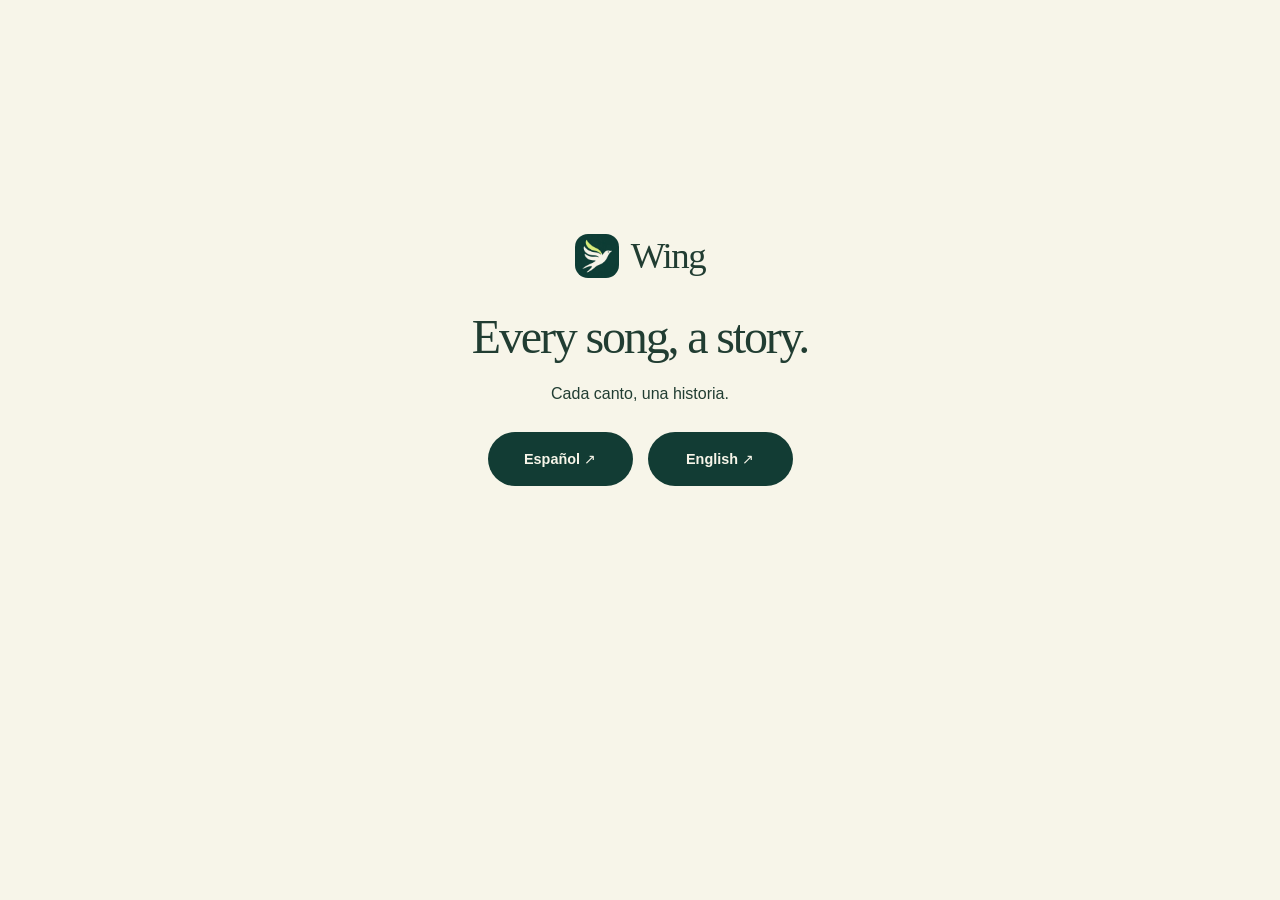
<file: index.html>
<!doctype html><html lang="en"><head><meta charset="utf-8"><meta name="viewport" content="width=device-width,initial-scale=1"><meta name="description" content="Wing — Discover the birds around you. Descubre las aves que te rodean."><title>Wing — Bird Identifier</title><link rel="stylesheet" href="styles.css?v=5"><link rel="icon" href="assets/favicon.png"><link rel="alternate" hreflang="en" href="https://mpdevelopment39.github.io/wing-website/en/"><link rel="alternate" hreflang="es" href="https://mpdevelopment39.github.io/wing-website/es/"></head><body><main class="language-home"><a class="brand" href="en/"><img src="assets/wing-icon.jpg" width="52" height="52" alt=""><span class="wordmark">Wing</span></a><h1>Every song, a story.</h1><p>Cada canto, una historia.</p><nav aria-label="Language / Idioma"><a class="button" href="es/" lang="es">Español ↗</a><a class="button" href="en/" lang="en">English ↗</a></nav></main></body></html>
</file>
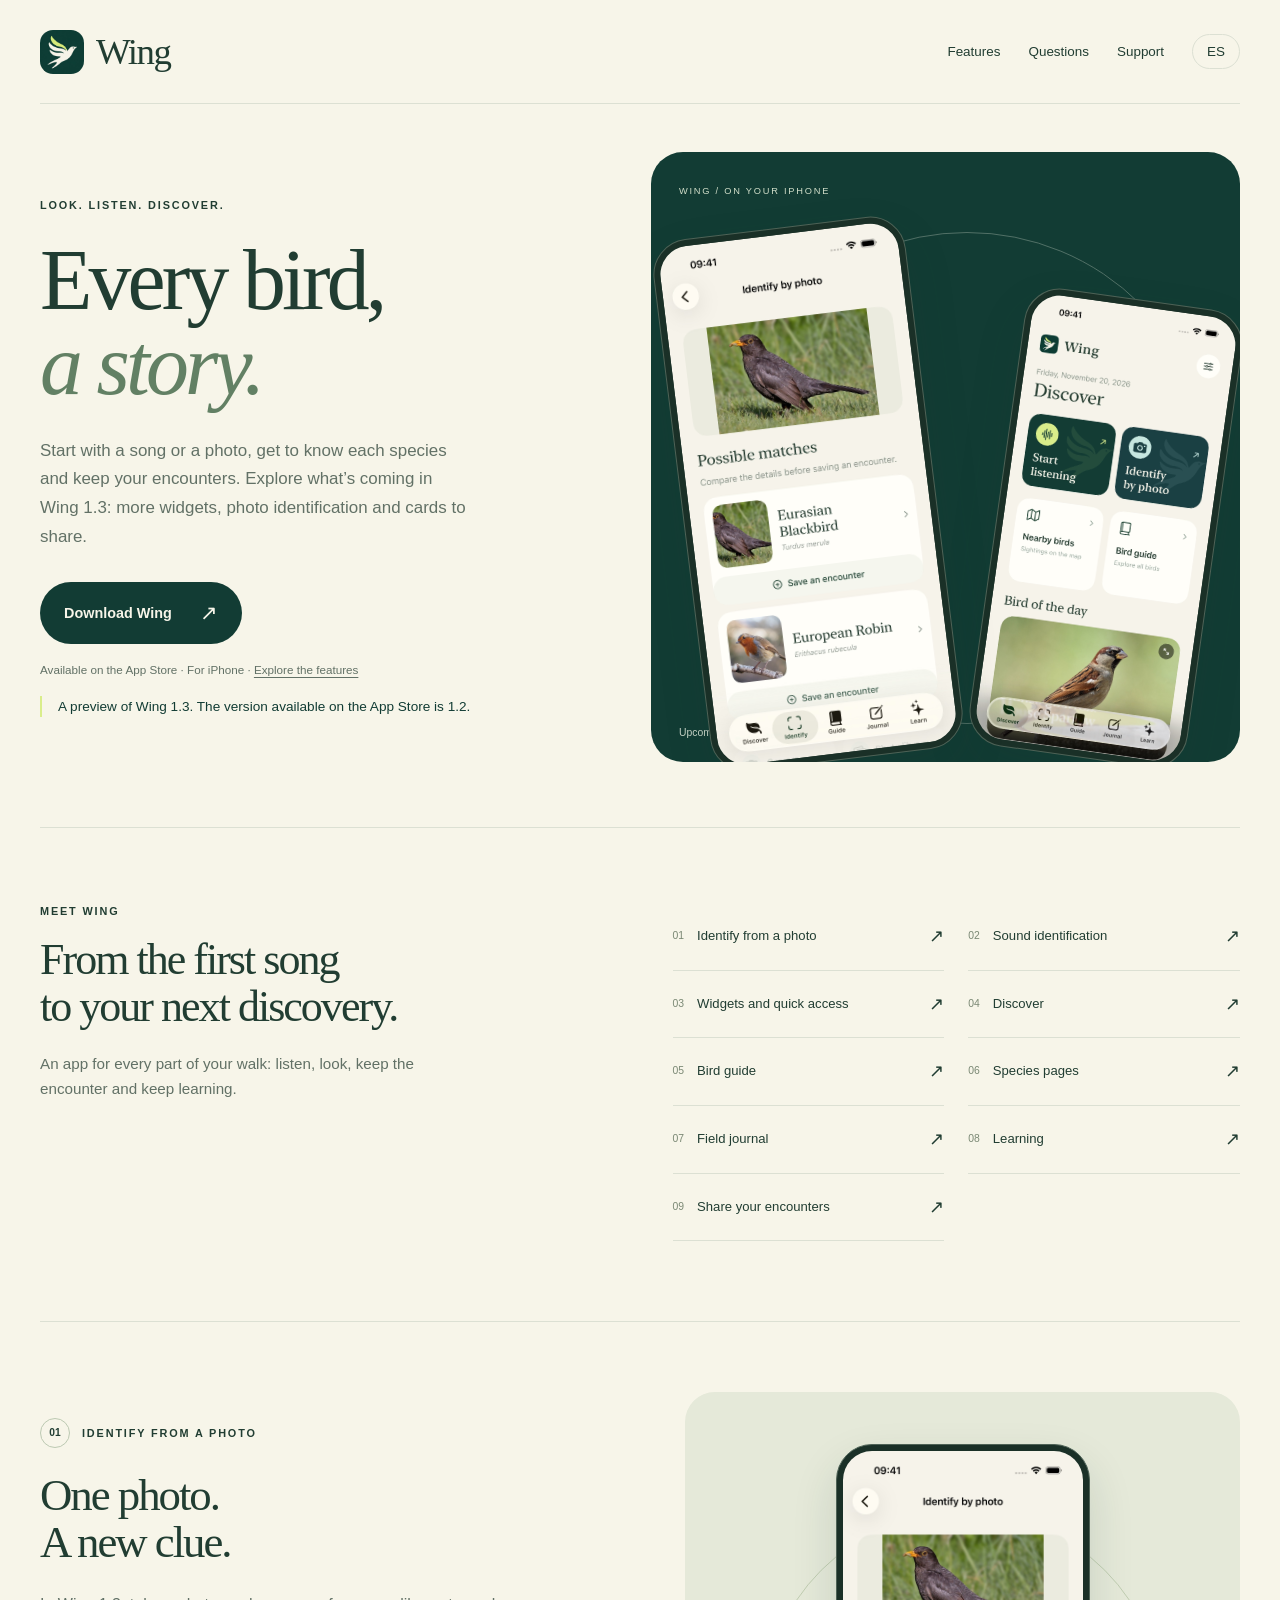
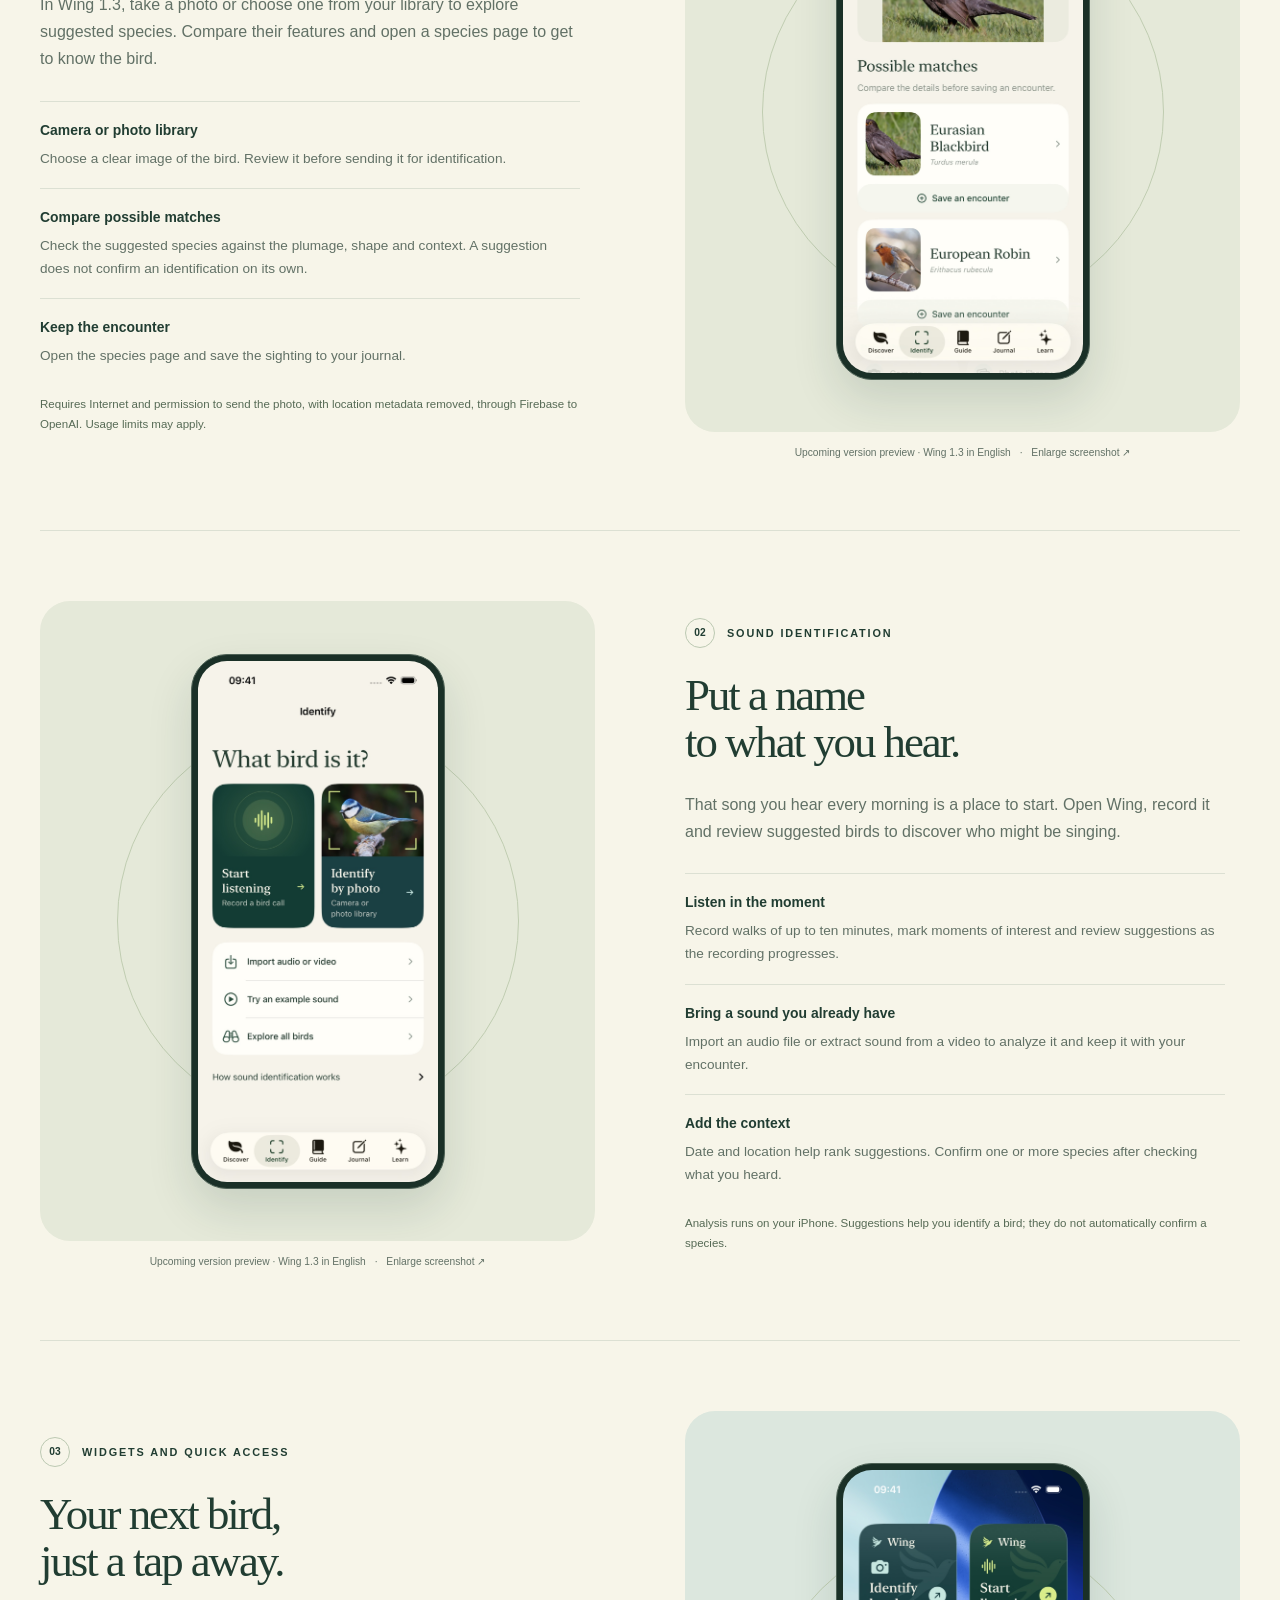
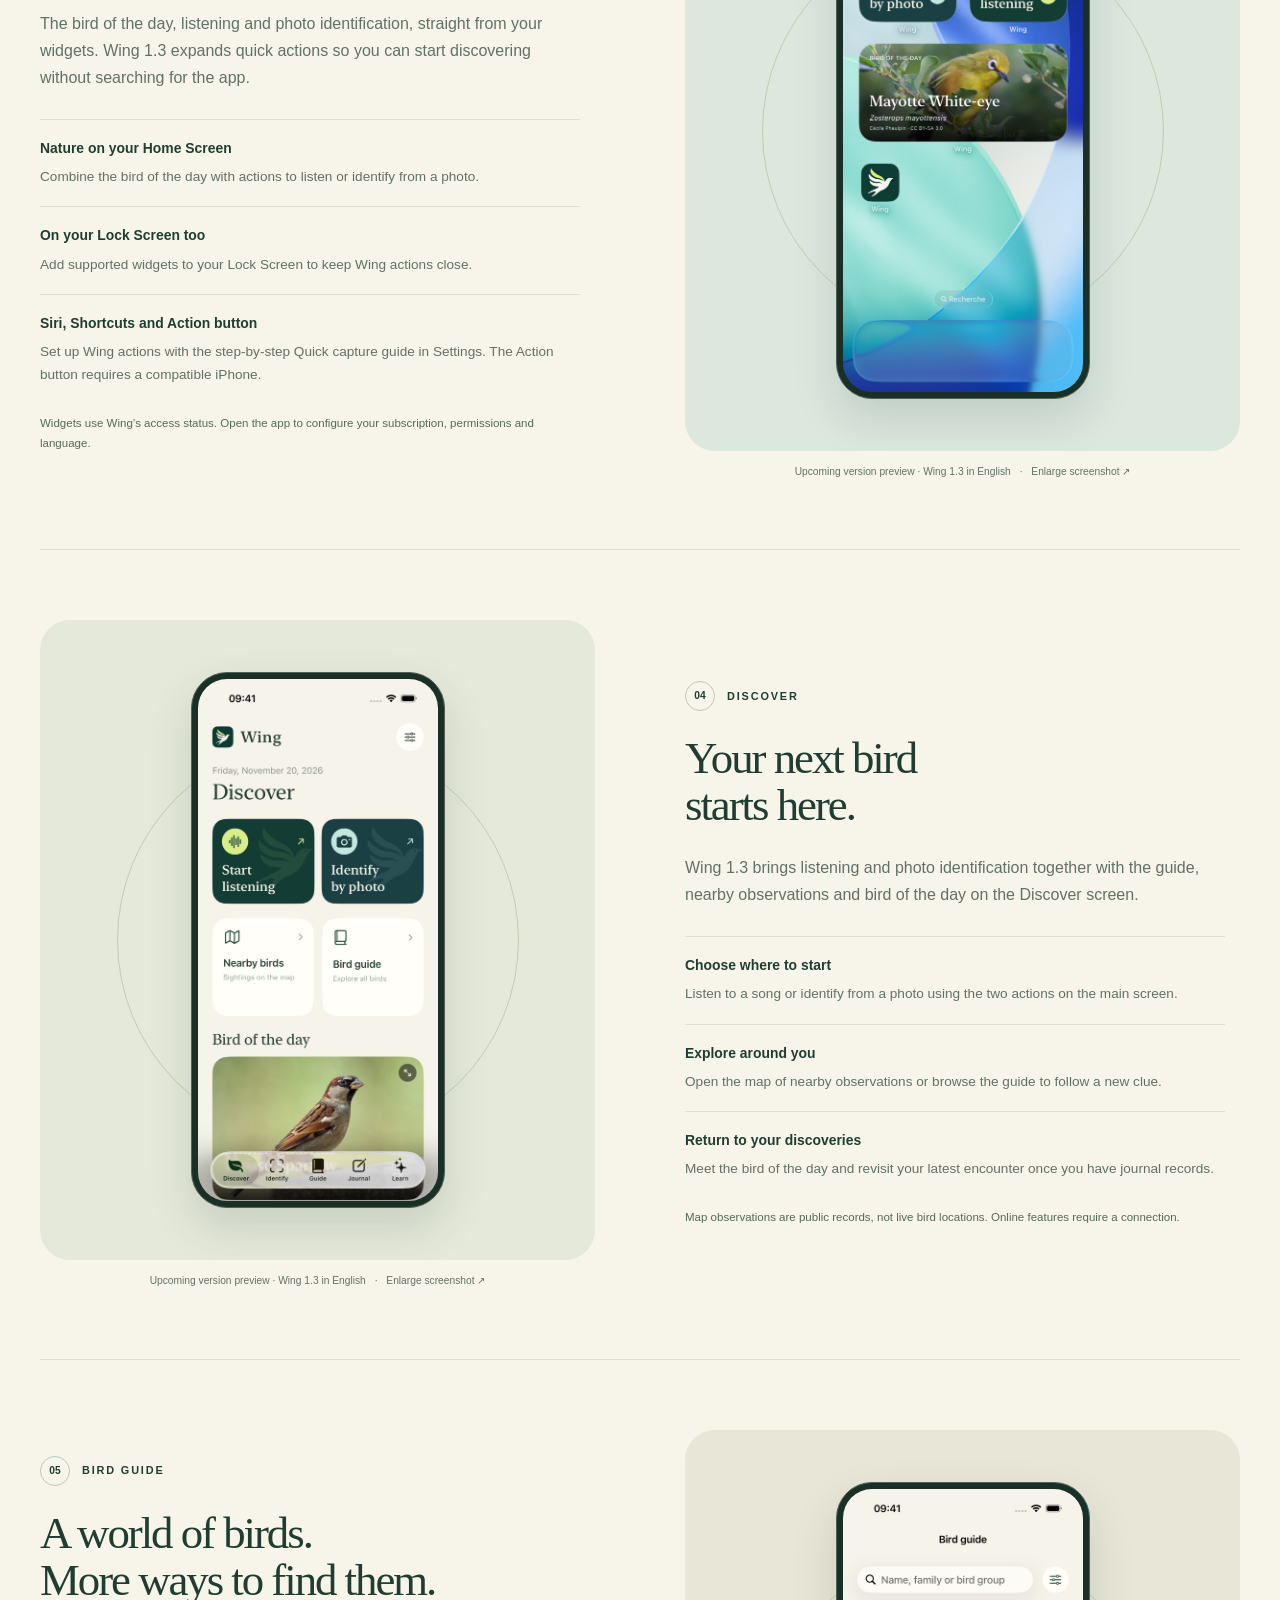
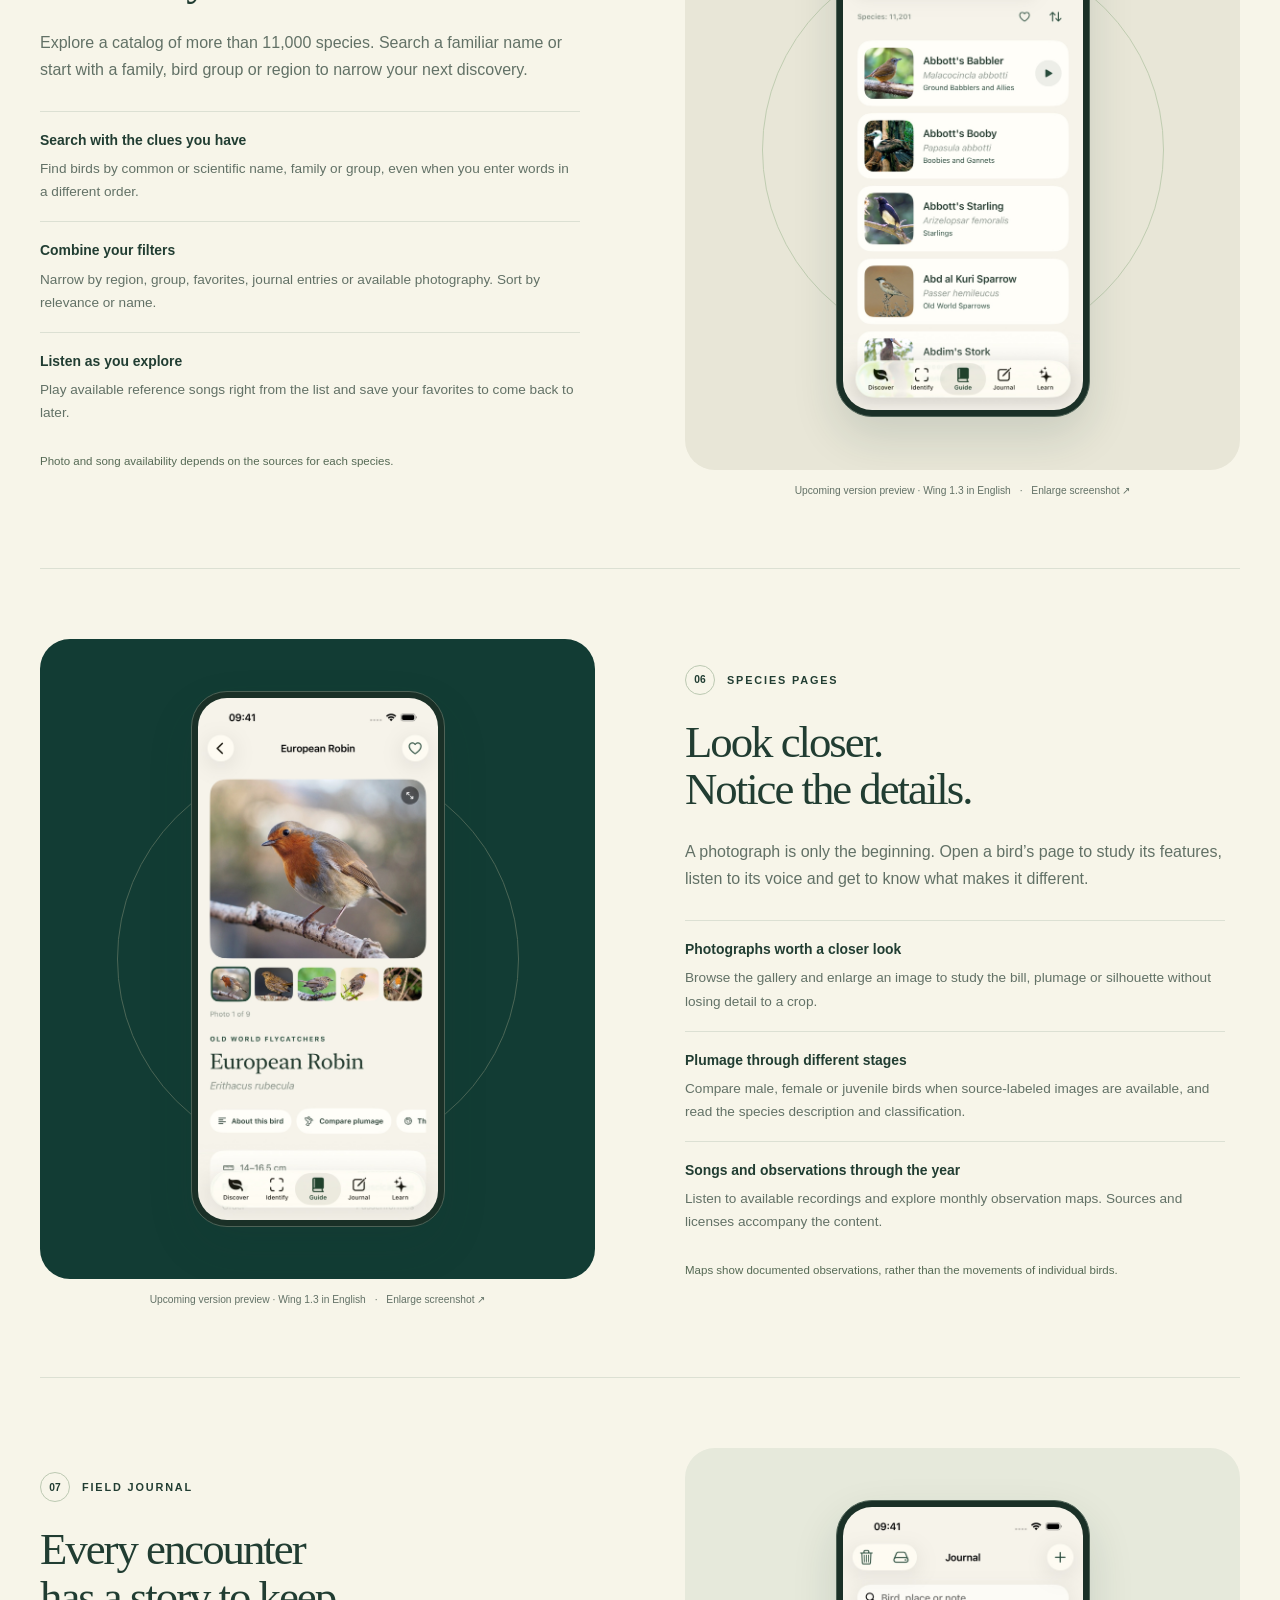
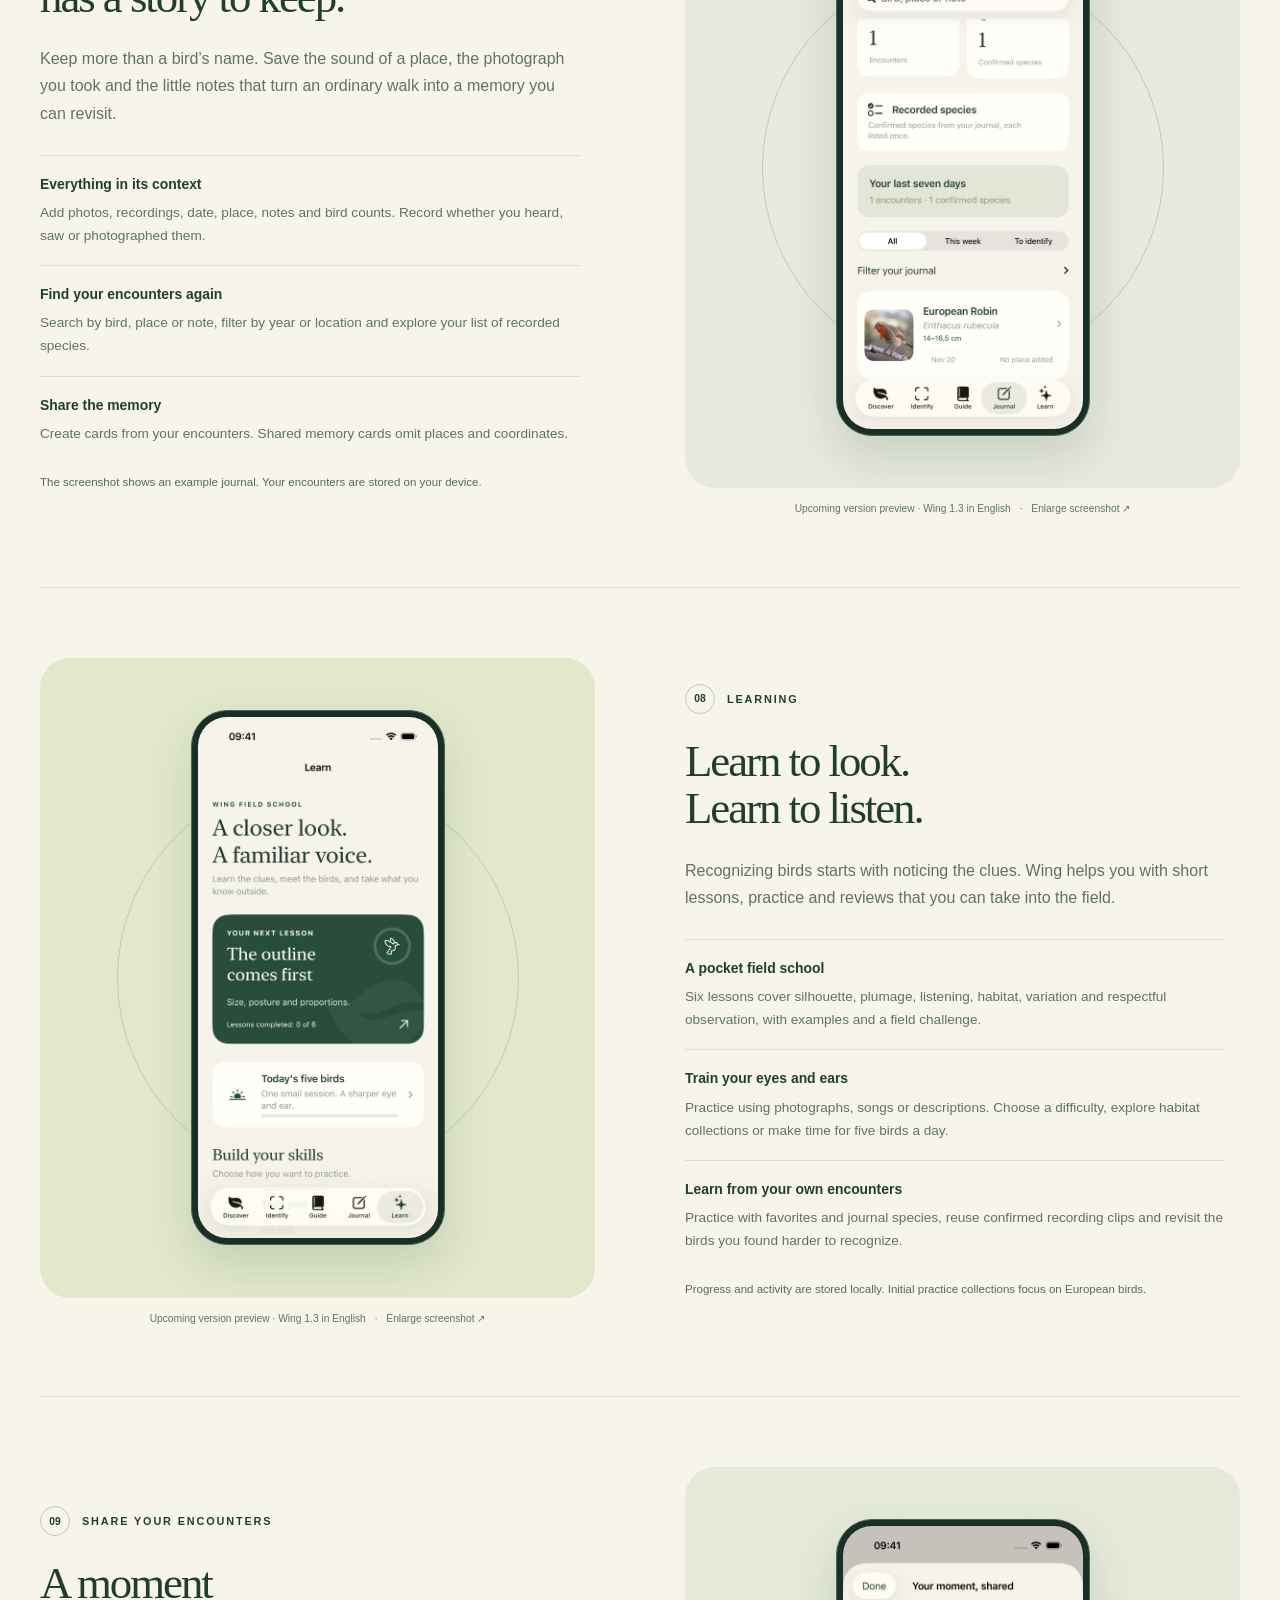
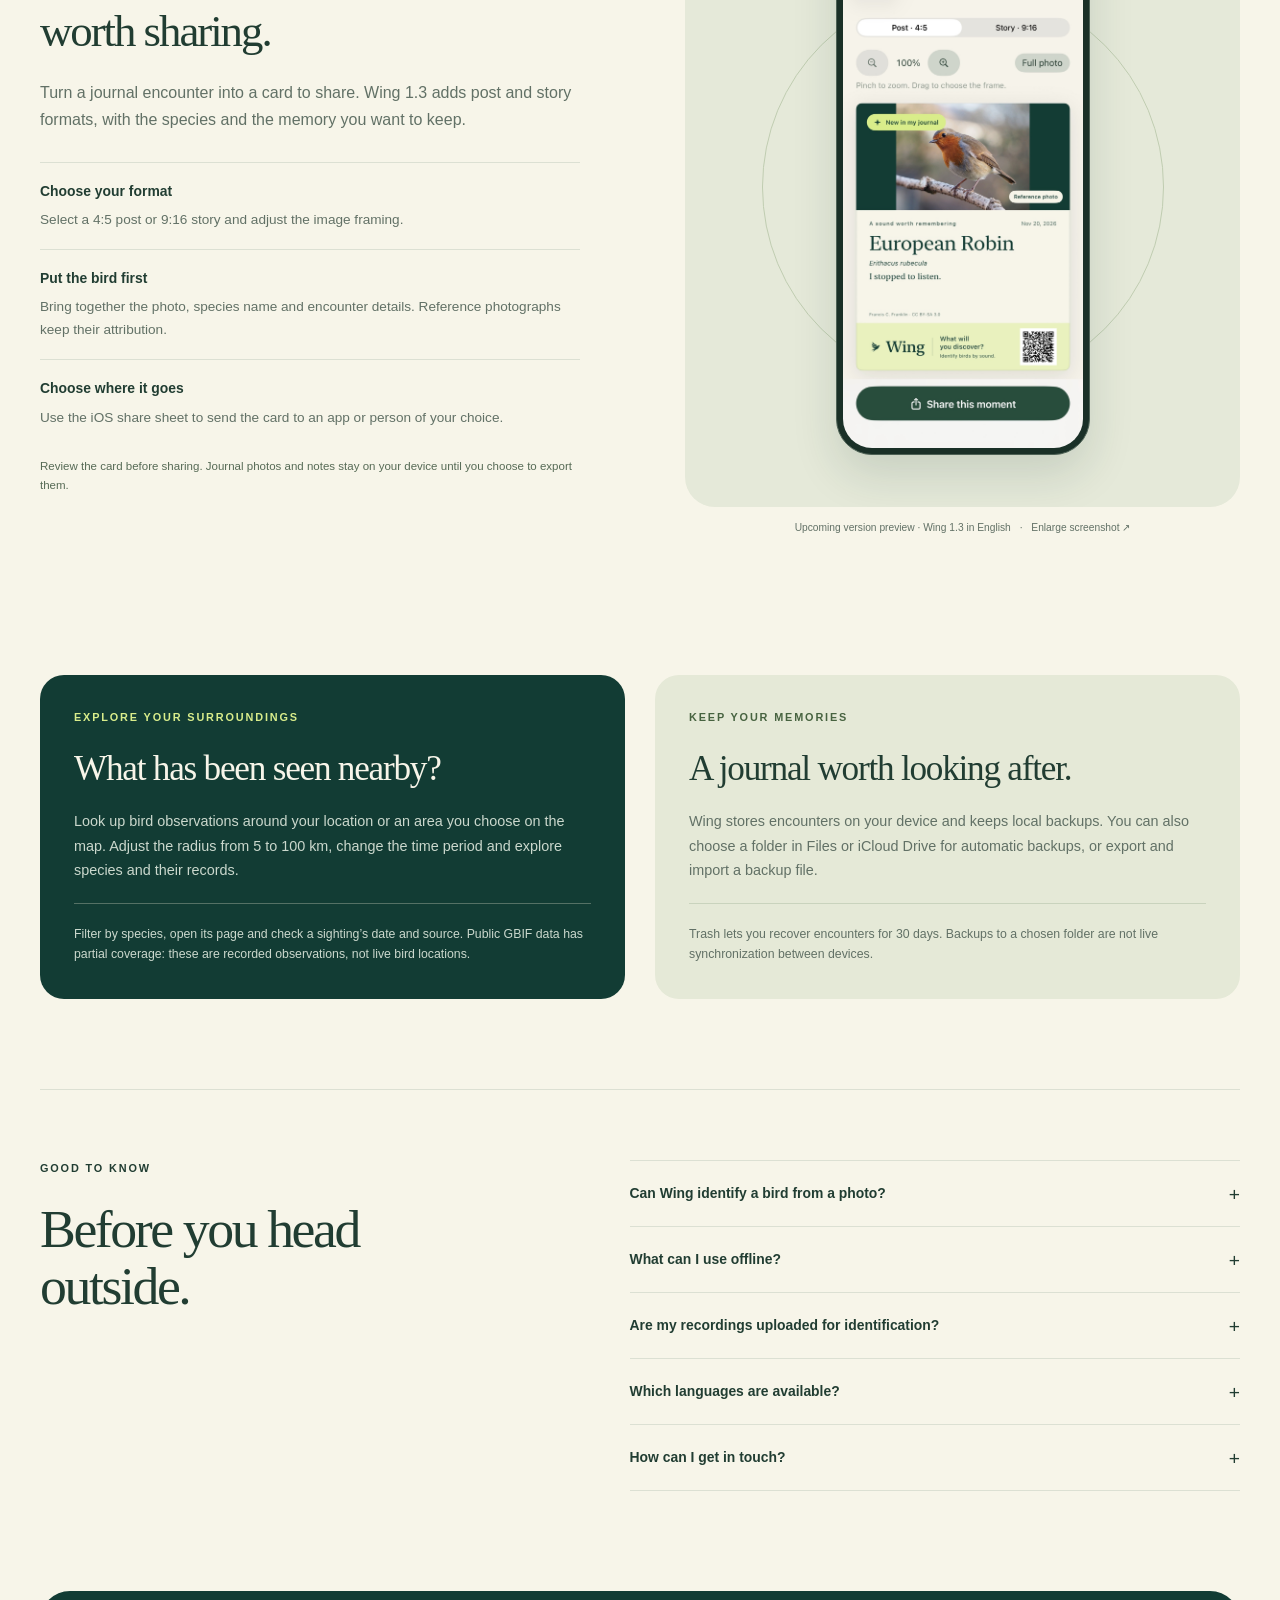
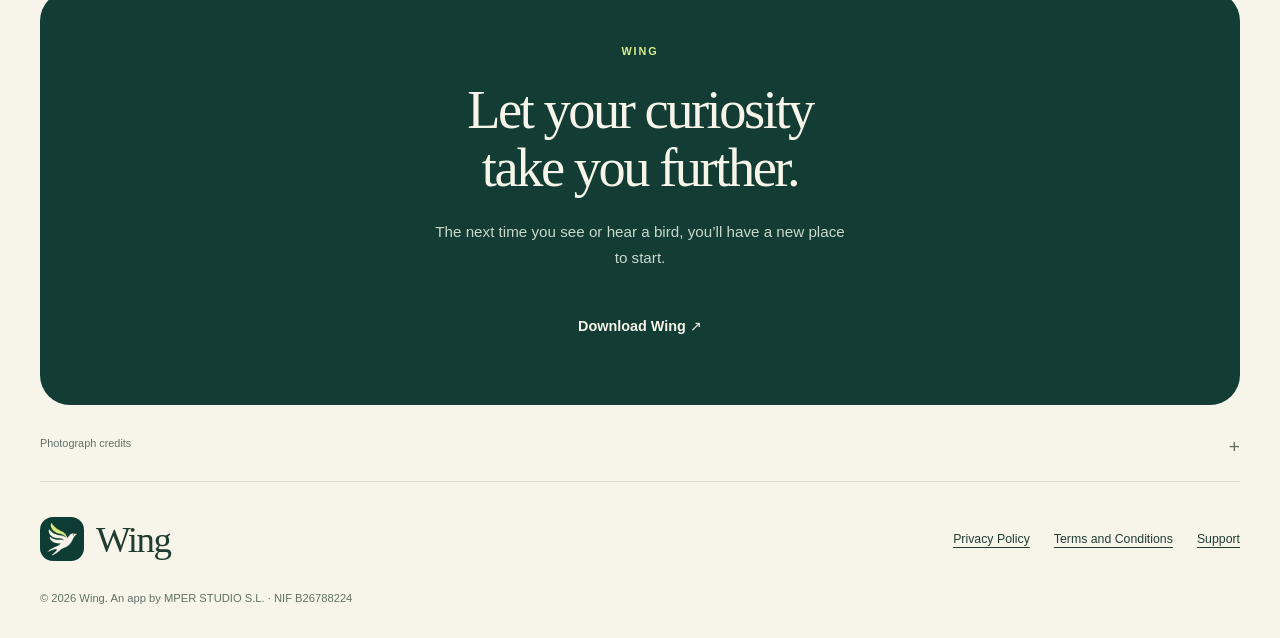
<file: en/index.html>
<!doctype html>
<html lang="en">
<head>
  <meta charset="utf-8"><meta name="viewport" content="width=device-width,initial-scale=1">
  <meta name="color-scheme" content="light"><meta name="theme-color" content="#123c34">
  <title>Wing — Discover the birds around you</title><meta name="description" content="Identify birds by song or photo, discover Wing widgets and keep your encounters. Explore Wing for iPhone and what’s coming in version 1.3.">
  <link rel="canonical" href="https://mpdevelopment39.github.io/wing-website/en/">
  <link rel="alternate" hreflang="es" href="https://mpdevelopment39.github.io/wing-website/es/"><link rel="alternate" hreflang="en" href="https://mpdevelopment39.github.io/wing-website/en/"><link rel="alternate" hreflang="x-default" href="https://mpdevelopment39.github.io/wing-website/en/">
  <meta property="og:type" content="website"><meta property="og:title" content="Wing — Discover the birds around you"><meta property="og:description" content="Identify birds by song or photo, discover Wing widgets and keep your encounters. Explore Wing for iPhone and what’s coming in version 1.3."><meta property="og:url" content="https://mpdevelopment39.github.io/wing-website/en/"><meta property="og:image" content="https://mpdevelopment39.github.io/wing-website/assets/wing-icon.jpg"><meta property="og:image:alt" content="Wing">
  <link rel="icon" href="../assets/favicon.png"><link rel="stylesheet" href="../styles.css?v=5">
<script src="../site.js?v=5" defer></script>
</head><body><a class="skip" href="#main">Skip to content</a>
<header class="header wrap">
  <a class="brand" href="../en/" aria-label="Wing"><img src="../assets/wing-icon.jpg" width="44" height="44" alt=""><span class="wordmark">Wing</span></a>
  <nav aria-label="Main navigation">
    <a class="desktop-link" href="../en/#features">Features</a>
    <a class="desktop-link" href="../en/#questions">Questions</a>
    <a href="mailto:info@legal-assistant-ai.com">Support</a>
    <a class="language" href="../es/" lang="es" aria-label="Leer en español">ES</a>
  </nav>
</header>
<main id="main">
  <section class="hero wrap">
    <div class="hero-copy"><span class="eyebrow">LOOK. LISTEN. DISCOVER.</span><h1>Every bird,<br><em>a story.</em></h1><p class="hero-intro">Start with a song or a photo, get to know each species and keep your encounters. Explore what’s coming in Wing 1.3: more widgets, photo identification and cards to share.</p><a class="button" href="https://apps.apple.com/app/id6835578689">Download Wing<span aria-hidden="true">↗</span></a><p class="availability">Available on the App Store · For iPhone · <a href="#features">Explore the features</a></p><p class="release-preview">A preview of Wing 1.3. The version available on the App Store is 1.2.</p></div>
    <div class="hero-stage"><span class="hero-label">WING / ON YOUR IPHONE</span><div class="hero-phones"><div class="hero-primary"><a class="screen-link device device-photo" href="../assets/screens/en/photo.jpg?v=5" data-screen aria-label="Enlarge screenshot: Identify from a photo"><img src="../assets/screens/en/photo.jpg?v=5" width="1000" height="2174" alt="Wing in English: a blackbird photo and possible species matches to compare" fetchpriority="high"><span class="screen-expand" aria-hidden="true">↗</span></a></div><div class="hero-secondary"><a class="screen-link device device-discover" href="../assets/screens/en/discover.jpg?v=5" data-screen aria-label="Enlarge screenshot: Discover"><img src="../assets/screens/en/discover.jpg?v=5" width="1000" height="2174" alt="Updated Wing Discover screen in English with listening, photo identification, nearby birds and guide actions" fetchpriority="high"><span class="screen-expand" aria-hidden="true">↗</span></a></div></div><p class="hero-caption">Upcoming version preview · Wing 1.3 in English</p></div>
  </section>
  <section class="feature-index wrap" id="features" aria-labelledby="feature-index-title">
    <div class="index-heading"><span class="eyebrow">MEET WING</span><h2 id="feature-index-title">From the first song<br>to your next discovery.</h2><p>An app for every part of your walk: listen, look, keep the encounter and keep learning.</p></div>
    <nav class="feature-shortcuts" aria-label="Features"><a href="#photo"><span>01</span>Identify from a photo<b aria-hidden="true">↗</b></a><a href="#identify"><span>02</span>Sound identification<b aria-hidden="true">↗</b></a><a href="#widgets"><span>03</span>Widgets and quick access<b aria-hidden="true">↗</b></a><a href="#discover"><span>04</span>Discover<b aria-hidden="true">↗</b></a><a href="#guide"><span>05</span>Bird guide<b aria-hidden="true">↗</b></a><a href="#species"><span>06</span>Species pages<b aria-hidden="true">↗</b></a><a href="#journal"><span>07</span>Field journal<b aria-hidden="true">↗</b></a><a href="#learn"><span>08</span>Learning<b aria-hidden="true">↗</b></a><a href="#share"><span>09</span>Share your encounters<b aria-hidden="true">↗</b></a></nav>
  </section>
  <div class="feature-story"><section class="feature-section wrap " id="photo" aria-labelledby="title-photo">
  <div class="feature-copy"><span class="eyebrow"><span class="section-number">01</span>Identify from a photo</span>
    <h2 id="title-photo">One photo.<br>A new clue.</h2><p class="feature-intro">In Wing 1.3, take a photo or choose one from your library to explore suggested species. Compare their features and open a species page to get to know the bird.</p>
    <ul class="feature-details"><li><h3>Camera or photo library</h3><p>Choose a clear image of the bird. Review it before sending it for identification.</p></li><li><h3>Compare possible matches</h3><p>Check the suggested species against the plumage, shape and context. A suggestion does not confirm an identification on its own.</p></li><li><h3>Keep the encounter</h3><p>Open the species page and save the sighting to your journal.</p></li></ul><p class="feature-note">Requires Internet and permission to send the photo, with location metadata removed, through Firebase to OpenAI. Usage limits may apply.</p>
  </div>
  <figure class="feature-visual stage-photo"><div class="screen-stage"><a class="screen-link device device-photo" href="../assets/screens/en/photo.jpg?v=5" data-screen aria-label="Enlarge screenshot: Identify from a photo"><img src="../assets/screens/en/photo.jpg?v=5" width="1000" height="2174" alt="Wing in English: a blackbird photo and possible species matches to compare" loading="lazy"><span class="screen-expand" aria-hidden="true">↗</span></a></div><figcaption>Upcoming version preview · Wing 1.3 in English <span aria-hidden="true">·</span> Enlarge screenshot ↗</figcaption></figure>
</section><section class="feature-section wrap reverse" id="identify" aria-labelledby="title-identify">
  <div class="feature-copy"><span class="eyebrow"><span class="section-number">02</span>Sound identification</span>
    <h2 id="title-identify">Put a name<br>to what you hear.</h2><p class="feature-intro">That song you hear every morning is a place to start. Open Wing, record it and review suggested birds to discover who might be singing.</p>
    <ul class="feature-details"><li><h3>Listen in the moment</h3><p>Record walks of up to ten minutes, mark moments of interest and review suggestions as the recording progresses.</p></li><li><h3>Bring a sound you already have</h3><p>Import an audio file or extract sound from a video to analyze it and keep it with your encounter.</p></li><li><h3>Add the context</h3><p>Date and location help rank suggestions. Confirm one or more species after checking what you heard.</p></li></ul><p class="feature-note">Analysis runs on your iPhone. Suggestions help you identify a bird; they do not automatically confirm a species.</p>
  </div>
  <figure class="feature-visual stage-identify"><div class="screen-stage"><a class="screen-link device device-identify" href="../assets/screens/en/identify.jpg?v=5" data-screen aria-label="Enlarge screenshot: Sound identification"><img src="../assets/screens/en/identify.jpg?v=5" width="1000" height="2174" alt="Wing identification screen with Listen button and audio or video import" loading="lazy"><span class="screen-expand" aria-hidden="true">↗</span></a></div><figcaption>Upcoming version preview · Wing 1.3 in English <span aria-hidden="true">·</span> Enlarge screenshot ↗</figcaption></figure>
</section><section class="feature-section wrap " id="widgets" aria-labelledby="title-widgets">
  <div class="feature-copy"><span class="eyebrow"><span class="section-number">03</span>Widgets and quick access</span>
    <h2 id="title-widgets">Your next bird,<br>just a tap away.</h2><p class="feature-intro">The bird of the day, listening and photo identification, straight from your widgets. Wing 1.3 expands quick actions so you can start discovering without searching for the app.</p>
    <ul class="feature-details"><li><h3>Nature on your Home Screen</h3><p>Combine the bird of the day with actions to listen or identify from a photo.</p></li><li><h3>On your Lock Screen too</h3><p>Add supported widgets to your Lock Screen to keep Wing actions close.</p></li><li><h3>Siri, Shortcuts and Action button</h3><p>Set up Wing actions with the step-by-step Quick capture guide in Settings. The Action button requires a compatible iPhone.</p></li></ul><p class="feature-note">Widgets use Wing’s access status. Open the app to configure your subscription, permissions and language.</p>
  </div>
  <figure class="feature-visual stage-widgets"><div class="screen-stage"><a class="screen-link device device-widgets" href="../assets/screens/en/widgets.jpg?v=5" data-screen aria-label="Enlarge screenshot: Widgets and quick access"><img src="../assets/screens/en/widgets.jpg?v=5" width="1000" height="2174" alt="Home Screen showing only Wing widgets for bird of the day, listening and photo identification alongside the Wing app icon" loading="lazy"><span class="screen-expand" aria-hidden="true">↗</span></a></div><figcaption>Upcoming version preview · Wing 1.3 in English <span aria-hidden="true">·</span> Enlarge screenshot ↗</figcaption></figure>
</section><section class="feature-section wrap reverse" id="discover" aria-labelledby="title-discover">
  <div class="feature-copy"><span class="eyebrow"><span class="section-number">04</span>Discover</span>
    <h2 id="title-discover">Your next bird<br>starts here.</h2><p class="feature-intro">Wing 1.3 brings listening and photo identification together with the guide, nearby observations and bird of the day on the Discover screen.</p>
    <ul class="feature-details"><li><h3>Choose where to start</h3><p>Listen to a song or identify from a photo using the two actions on the main screen.</p></li><li><h3>Explore around you</h3><p>Open the map of nearby observations or browse the guide to follow a new clue.</p></li><li><h3>Return to your discoveries</h3><p>Meet the bird of the day and revisit your latest encounter once you have journal records.</p></li></ul><p class="feature-note">Map observations are public records, not live bird locations. Online features require a connection.</p>
  </div>
  <figure class="feature-visual stage-discover"><div class="screen-stage"><a class="screen-link device device-discover" href="../assets/screens/en/discover.jpg?v=5" data-screen aria-label="Enlarge screenshot: Discover"><img src="../assets/screens/en/discover.jpg?v=5" width="1000" height="2174" alt="Updated Wing Discover screen in English with listening, photo identification, nearby birds and guide actions" loading="lazy"><span class="screen-expand" aria-hidden="true">↗</span></a></div><figcaption>Upcoming version preview · Wing 1.3 in English <span aria-hidden="true">·</span> Enlarge screenshot ↗</figcaption></figure>
</section><section class="feature-section wrap " id="guide" aria-labelledby="title-guide">
  <div class="feature-copy"><span class="eyebrow"><span class="section-number">05</span>Bird guide</span>
    <h2 id="title-guide">A world of birds.<br>More ways to find them.</h2><p class="feature-intro">Explore a catalog of more than 11,000 species. Search a familiar name or start with a family, bird group or region to narrow your next discovery.</p>
    <ul class="feature-details"><li><h3>Search with the clues you have</h3><p>Find birds by common or scientific name, family or group, even when you enter words in a different order.</p></li><li><h3>Combine your filters</h3><p>Narrow by region, group, favorites, journal entries or available photography. Sort by relevance or name.</p></li><li><h3>Listen as you explore</h3><p>Play available reference songs right from the list and save your favorites to come back to later.</p></li></ul><p class="feature-note">Photo and song availability depends on the sources for each species.</p>
  </div>
  <figure class="feature-visual stage-guide"><div class="screen-stage"><a class="screen-link device device-guide" href="../assets/screens/en/guide.jpg?v=5" data-screen aria-label="Enlarge screenshot: Bird guide"><img src="../assets/screens/en/guide.jpg?v=5" width="1000" height="2174" alt="Wing guide showing 11,201 species, search, favorites and filters" loading="lazy"><span class="screen-expand" aria-hidden="true">↗</span></a></div><figcaption>Upcoming version preview · Wing 1.3 in English <span aria-hidden="true">·</span> Enlarge screenshot ↗</figcaption></figure>
</section><section class="feature-section wrap reverse" id="species" aria-labelledby="title-species">
  <div class="feature-copy"><span class="eyebrow"><span class="section-number">06</span>Species pages</span>
    <h2 id="title-species">Look closer.<br>Notice the details.</h2><p class="feature-intro">A photograph is only the beginning. Open a bird’s page to study its features, listen to its voice and get to know what makes it different.</p>
    <ul class="feature-details"><li><h3>Photographs worth a closer look</h3><p>Browse the gallery and enlarge an image to study the bill, plumage or silhouette without losing detail to a crop.</p></li><li><h3>Plumage through different stages</h3><p>Compare male, female or juvenile birds when source-labeled images are available, and read the species description and classification.</p></li><li><h3>Songs and observations through the year</h3><p>Listen to available recordings and explore monthly observation maps. Sources and licenses accompany the content.</p></li></ul><p class="feature-note">Maps show documented observations, rather than the movements of individual birds.</p>
  </div>
  <figure class="feature-visual stage-species"><div class="screen-stage"><a class="screen-link device device-species" href="../assets/screens/en/species.jpg?v=5" data-screen aria-label="Enlarge screenshot: Species pages"><img src="../assets/screens/en/species.jpg?v=5" width="1000" height="2174" alt="Wing European Robin page with photograph, gallery and plumage comparison" loading="lazy"><span class="screen-expand" aria-hidden="true">↗</span></a></div><figcaption>Upcoming version preview · Wing 1.3 in English <span aria-hidden="true">·</span> Enlarge screenshot ↗</figcaption></figure>
</section><section class="feature-section wrap " id="journal" aria-labelledby="title-journal">
  <div class="feature-copy"><span class="eyebrow"><span class="section-number">07</span>Field journal</span>
    <h2 id="title-journal">Every encounter<br>has a story to keep.</h2><p class="feature-intro">Keep more than a bird’s name. Save the sound of a place, the photograph you took and the little notes that turn an ordinary walk into a memory you can revisit.</p>
    <ul class="feature-details"><li><h3>Everything in its context</h3><p>Add photos, recordings, date, place, notes and bird counts. Record whether you heard, saw or photographed them.</p></li><li><h3>Find your encounters again</h3><p>Search by bird, place or note, filter by year or location and explore your list of recorded species.</p></li><li><h3>Share the memory</h3><p>Create cards from your encounters. Shared memory cards omit places and coordinates.</p></li></ul><p class="feature-note">The screenshot shows an example journal. Your encounters are stored on your device.</p>
  </div>
  <figure class="feature-visual stage-journal"><div class="screen-stage"><a class="screen-link device device-journal" href="../assets/screens/en/journal.jpg?v=5" data-screen aria-label="Enlarge screenshot: Field journal"><img src="../assets/screens/en/journal.jpg?v=5" width="1000" height="2174" alt="Wing field journal showing one example sighting and a species list" loading="lazy"><span class="screen-expand" aria-hidden="true">↗</span></a></div><figcaption>Upcoming version preview · Wing 1.3 in English <span aria-hidden="true">·</span> Enlarge screenshot ↗</figcaption></figure>
</section><section class="feature-section wrap reverse" id="learn" aria-labelledby="title-learn">
  <div class="feature-copy"><span class="eyebrow"><span class="section-number">08</span>Learning</span>
    <h2 id="title-learn">Learn to look.<br>Learn to listen.</h2><p class="feature-intro">Recognizing birds starts with noticing the clues. Wing helps you with short lessons, practice and reviews that you can take into the field.</p>
    <ul class="feature-details"><li><h3>A pocket field school</h3><p>Six lessons cover silhouette, plumage, listening, habitat, variation and respectful observation, with examples and a field challenge.</p></li><li><h3>Train your eyes and ears</h3><p>Practice using photographs, songs or descriptions. Choose a difficulty, explore habitat collections or make time for five birds a day.</p></li><li><h3>Learn from your own encounters</h3><p>Practice with favorites and journal species, reuse confirmed recording clips and revisit the birds you found harder to recognize.</p></li></ul><p class="feature-note">Progress and activity are stored locally. Initial practice collections focus on European birds.</p>
  </div>
  <figure class="feature-visual stage-learn"><div class="screen-stage"><a class="screen-link device device-learn" href="../assets/screens/en/learn.jpg?v=5" data-screen aria-label="Enlarge screenshot: Learning"><img src="../assets/screens/en/learn.jpg?v=5" width="1000" height="2174" alt="Wing field school with lessons, five daily birds and recognition practice" loading="lazy"><span class="screen-expand" aria-hidden="true">↗</span></a></div><figcaption>Upcoming version preview · Wing 1.3 in English <span aria-hidden="true">·</span> Enlarge screenshot ↗</figcaption></figure>
</section><section class="feature-section wrap " id="share" aria-labelledby="title-share">
  <div class="feature-copy"><span class="eyebrow"><span class="section-number">09</span>Share your encounters</span>
    <h2 id="title-share">A moment<br>worth sharing.</h2><p class="feature-intro">Turn a journal encounter into a card to share. Wing 1.3 adds post and story formats, with the species and the memory you want to keep.</p>
    <ul class="feature-details"><li><h3>Choose your format</h3><p>Select a 4:5 post or 9:16 story and adjust the image framing.</p></li><li><h3>Put the bird first</h3><p>Bring together the photo, species name and encounter details. Reference photographs keep their attribution.</p></li><li><h3>Choose where it goes</h3><p>Use the iOS share sheet to send the card to an app or person of your choice.</p></li></ul><p class="feature-note">Review the card before sharing. Journal photos and notes stay on your device until you choose to export them.</p>
  </div>
  <figure class="feature-visual stage-share"><div class="screen-stage"><a class="screen-link device device-share" href="../assets/screens/en/share.jpg?v=5" data-screen aria-label="Enlarge screenshot: Share your encounters"><img src="../assets/screens/en/share.jpg?v=5" width="1000" height="2174" alt="Wing card editor in English showing a robin, post and story formats and the share button" loading="lazy"><span class="screen-expand" aria-hidden="true">↗</span></a></div><figcaption>Upcoming version preview · Wing 1.3 in English <span aria-hidden="true">·</span> Enlarge screenshot ↗</figcaption></figure>
</section></div>
  <section class="extras wrap" aria-label="More Wing features"><article class="extra"><span class="eyebrow">Explore your surroundings</span><h3>What has been seen nearby?</h3><p>Look up bird observations around your location or an area you choose on the map. Adjust the radius from 5 to 100 km, change the time period and explore species and their records.</p><p class="extra-detail">Filter by species, open its page and check a sighting’s date and source. Public GBIF data has partial coverage: these are recorded observations, not live bird locations.</p></article><article class="extra"><span class="eyebrow">Keep your memories</span><h3>A journal worth looking after.</h3><p>Wing stores encounters on your device and keeps local backups. You can also choose a folder in Files or iCloud Drive for automatic backups, or export and import a backup file.</p><p class="extra-detail">Trash lets you recover encounters for 30 days. Backups to a chosen folder are not live synchronization between devices.</p></article></section>
  <section class="faq-section wrap" id="questions"><div><span class="eyebrow">GOOD TO KNOW</span><h2>Before you head<br>outside.</h2></div><div class="faq"><details><summary>Can Wing identify a bird from a photo?</summary><p>Version 1.3 adds identification from the camera or photo library. With your permission, the photo is sent with location metadata removed through Firebase to OpenAI. Internet is required; compare the matches before confirming a species. The screenshots on this page preview that update.</p></details><details><summary>What can I use offline?</summary><p>Birdsong analysis, your journal and content already on your device can work offline. Maps, nearby observations, remote images and reference songs may require an Internet connection. Photo identification requires a connection.</p></details><details><summary>Are my recordings uploaded for identification?</summary><p>No. Analysis runs on your iPhone. Maps, nearby bird searches and other content use external services when you request them. Our Privacy Policy explains the details.</p></details><details><summary>Which languages are available?</summary><p>Wing’s interface supports English, Spanish, French, German, Italian, Portuguese, Dutch, Japanese, Korean, Simplified Chinese, Arabic and Hindi. These screenshots show the app in English.</p></details><details><summary>How can I get in touch?</summary><p>Email <a href="mailto:info@legal-assistant-ai.com">info@legal-assistant-ai.com</a> with the subject “Wing support”.</p></details></div></section>
  <section class="closing wrap"><span class="eyebrow">WING</span><h2>Let your curiosity<br>take you further.</h2><p>The next time you see or hear a bird, you’ll have a new place to start.</p><a class="button" href="https://apps.apple.com/app/id6835578689">Download Wing ↗</a></section>
  <div class="credits wrap"><details><summary>Photograph credits</summary><p>Interface and screenshots: MPER STUDIO S.L. Bird photographs retain their authors’ licenses. Screenshots have been resized and compressed for this website.</p><ul><li><em>Rhipidura laguceria</em> — James Eaton · <a href="https://commons.wikimedia.org/wiki/File:Rhipidura_fuscorufa_-_James_Eaton_-_337787657_(cropped).jpeg">Source</a> · <a href="http://creativecommons.org/publicdomain/zero/1.0/deed.en">CC0</a></li><li><em>Rhipidura albolimbata</em> — themaskedlapwing · <a href="https://commons.wikimedia.org/wiki/File:Rhipidura_albolimbata_-_themaskedlapwing_-_571140409.jpeg">Source</a> · <a href="https://creativecommons.org/licenses/by/4.0">CC BY 4.0</a></li><li><em>Drepanis coccinea</em> — HarmonyonPlanetEarth · <a href="https://commons.wikimedia.org/wiki/File:Vestiaria_coccinea_-Hawaii_-adult-8_(3).jpg">Source</a> · <a href="https://creativecommons.org/licenses/by/2.0">CC BY 2.0</a></li><li><em>Rhipidura superciliaris</em> — Jay Paul Campaner Mantuon · <a href="https://commons.wikimedia.org/wiki/File:Mindanao_Blue-fantail,_crop.jpg">Source</a> · <a href="https://creativecommons.org/licenses/by-sa/4.0">CC BY-SA 4.0</a></li><li><em>Eurocephalus ruppelli</em> — Charles J. Sharp · <a href="https://commons.wikimedia.org/wiki/File:White-rumped_shrike_(Eurocephalus_ruppelli)_Serengeti.jpg">Source</a> · <a href="https://creativecommons.org/licenses/by-sa/4.0">CC BY-SA 4.0</a></li><li><em>Rhipidura samarensis</em> — Forest Botial-Jarvis · <a href="https://commons.wikimedia.org/wiki/File:Visayan_Blue_Fantail_(cropped).jpg">Source</a> · <a href="https://creativecommons.org/licenses/by-sa/4.0">CC BY-SA 4.0</a></li><li><em>Erithacus rubecula</em> — Francis C. Franklin · <a href="https://commons.wikimedia.org/wiki/File:Erithacus_rubecula_with_cocked_head.jpg">Source</a> · <a href="https://creativecommons.org/licenses/by-sa/3.0">CC BY-SA 3.0</a></li><li><em>Erithacus rubecula</em> — Andy  Morffew from Itchen Abbas, Hampshire, UK · <a href="https://commons.wikimedia.org/wiki/File:Young_Robin_(7616882286).jpg">Source</a> · <a href="https://creativecommons.org/licenses/by/2.0">CC BY 2.0</a></li><li><em>Erithacus rubecula</em> — Andy  Morffew from Itchen Abbas, Hampshire, UK · <a href="https://commons.wikimedia.org/wiki/File:Juvenile_Robin_(7585680062).jpg">Source</a> · <a href="https://creativecommons.org/licenses/by/2.0">CC BY 2.0</a></li><li><em>Erithacus rubecula</em> — Alexis LOURS · <a href="https://commons.wikimedia.org/wiki/File:European_Robin_on_a_branch_with_leaves.jpg">Source</a> · <a href="https://creativecommons.org/licenses/by/2.0">CC BY 2.0</a></li><li><em>Erithacus rubecula</em> — Alexis Lours · <a href="https://commons.wikimedia.org/wiki/File:European_robin_singing.jpg">Source</a> · <a href="https://creativecommons.org/licenses/by/4.0">CC BY 4.0</a></li><li><em>Erithacus rubecula</em> — Alexis Lours · <a href="https://commons.wikimedia.org/wiki/File:European_robin_Cr%C3%A9teil_2.jpg">Source</a> · <a href="https://creativecommons.org/licenses/by/4.0">CC BY 4.0</a></li><li><em>Erithacus rubecula</em> — Alexis Lours · <a href="https://commons.wikimedia.org/wiki/File:European_robin_Cr%C3%A9teil_1.jpg">Source</a> · <a href="https://creativecommons.org/licenses/by/4.0">CC BY 4.0</a></li><li><em>Erithacus rubecula</em> — Diego Delso · <a href="https://commons.wikimedia.org/wiki/File:Petirrojo_europeo_(Erithacus_rubecula),_Almuradiel,_Ciudad_Real,_Espa%C3%B1a,_2021-12-19,_DD_14.jpg">Source</a> · <a href="https://creativecommons.org/licenses/by-sa/4.0">CC BY-SA 4.0</a></li><li><em>Erithacus rubecula</em> — Jose Angel Urquia Goitia · <a href="https://commons.wikimedia.org/wiki/File:Txantxangorri_gaztea.jpg">Source</a> · <a href="https://creativecommons.org/licenses/by-sa/4.0">CC BY-SA 4.0</a></li><li><em>Turdus merula</em> — Andreas Trepte · <a href="https://commons.wikimedia.org/wiki/File:Common_Blackbird.jpg">Source</a> · <a href="https://creativecommons.org/licenses/by-sa/2.5/">CC BY-SA 2.5</a></li><li><em>Cyanistes caeruleus</em> — Francis Franklin · <a href="https://commons.wikimedia.org/wiki/File:Eurasian_blue_tit_Lancashire.jpg">Source</a> · <a href="https://creativecommons.org/licenses/by-sa/3.0/">CC BY-SA 3.0</a></li><li><em>Passer domesticus</em> — Rhododendrites · <a href="https://commons.wikimedia.org/wiki/File:House_sparrow_male_in_Prospect_Park_(53532).jpg">Source</a> · <a href="https://creativecommons.org/licenses/by-sa/4.0">CC BY-SA 4.0</a></li><li><em>Zosterops mayottensis</em> — Cécile Pheulpin · <a href="https://commons.wikimedia.org/wiki/File:Mayotte_2009_(88)_cr.jpg">Source</a> · <a href="https://creativecommons.org/licenses/by-sa/3.0">CC BY-SA 3.0</a></li></ul></details></div>
</main>
<dialog class="screenshot-dialog" aria-labelledby="screenshot-caption"><div class="dialog-bar"><p id="screenshot-caption"></p><button type="button" data-close aria-label="Close screenshot">Close screenshot <span aria-hidden="true">×</span></button></div><div class="dialog-image"><img alt=""></div></dialog>
<footer class="footer wrap"><div class="footer-top">
  <a class="brand" href="../en/"><img src="../assets/wing-icon.jpg" width="44" height="44" alt=""><span class="wordmark">Wing</span></a>
  <nav class="footer-links" aria-label="Legal information"><a href="../en/privacy-policy/">Privacy Policy</a><a href="../en/terms-and-conditions/">Terms and Conditions</a><a href="mailto:info@legal-assistant-ai.com">Support</a></nav>
</div><p class="copyright">© 2026 Wing. An app by MPER STUDIO S.L. · NIF B26788224</p></footer></body></html>
</file>
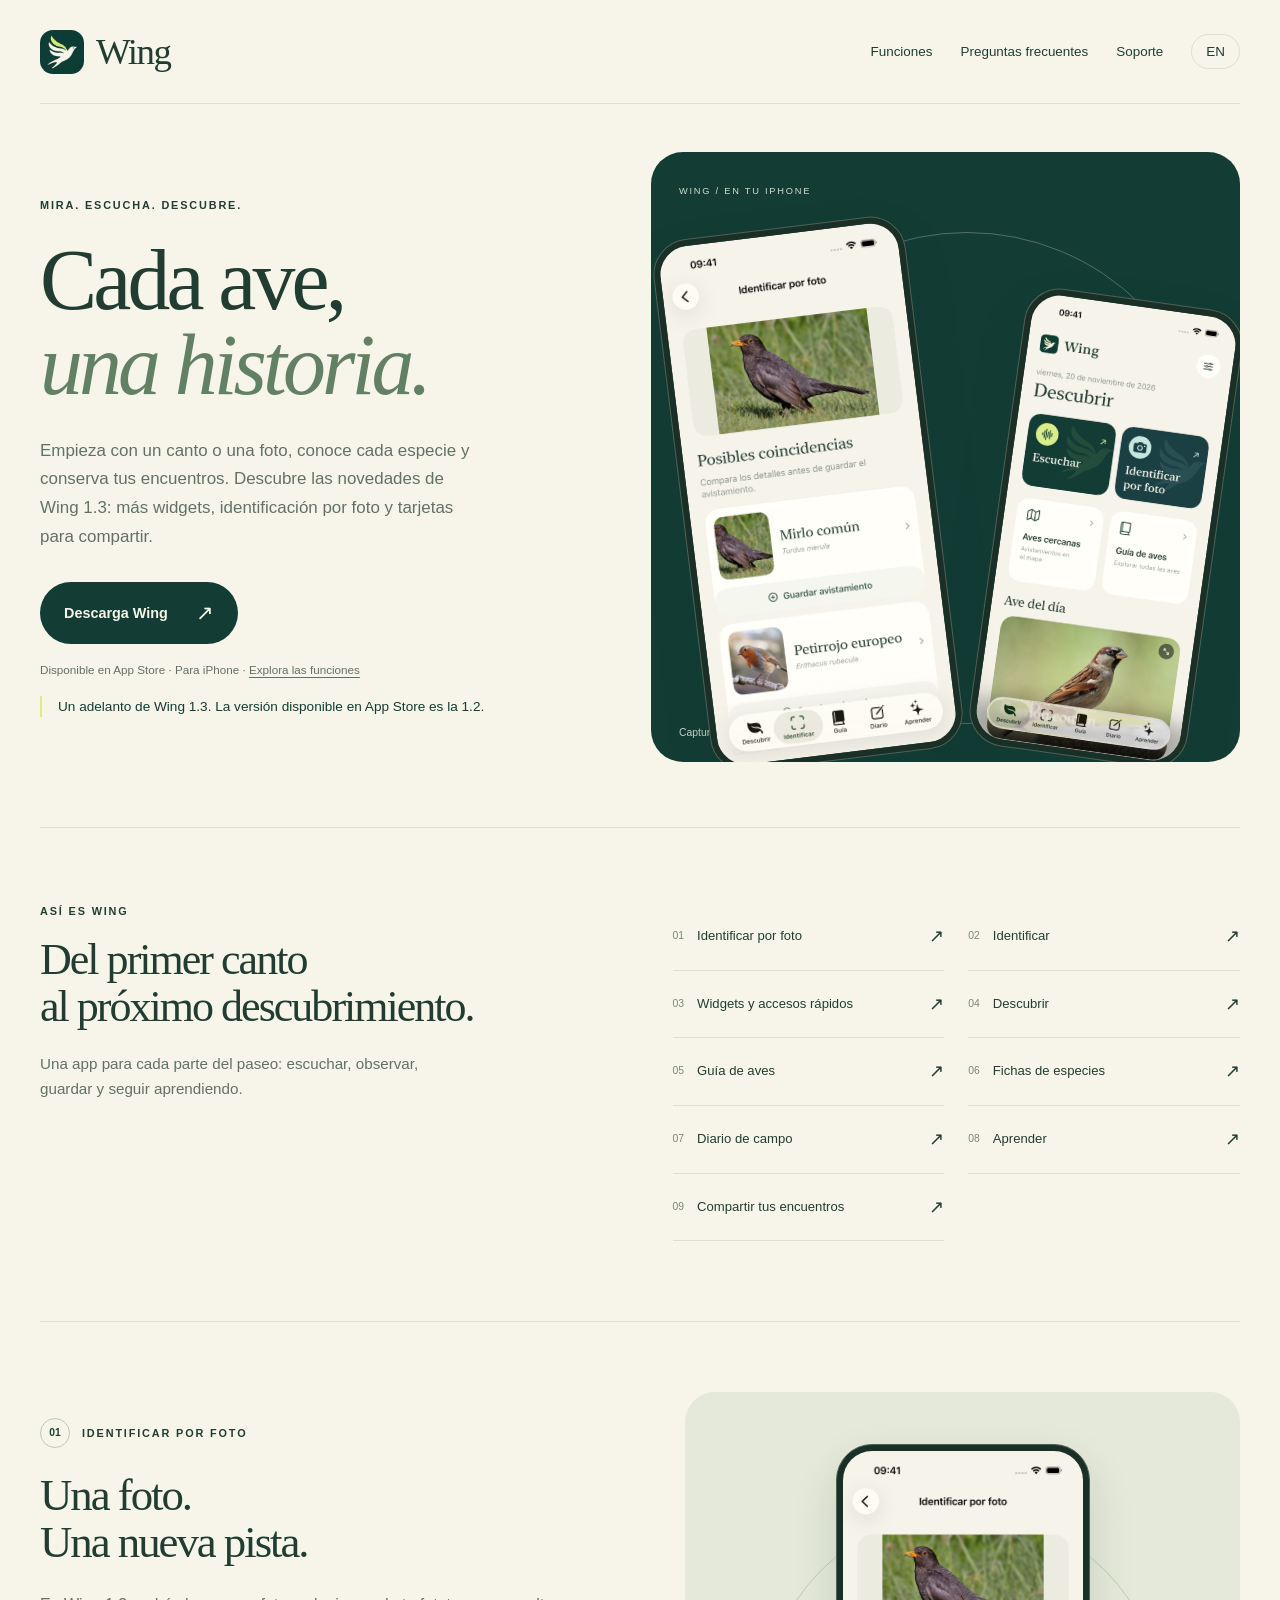
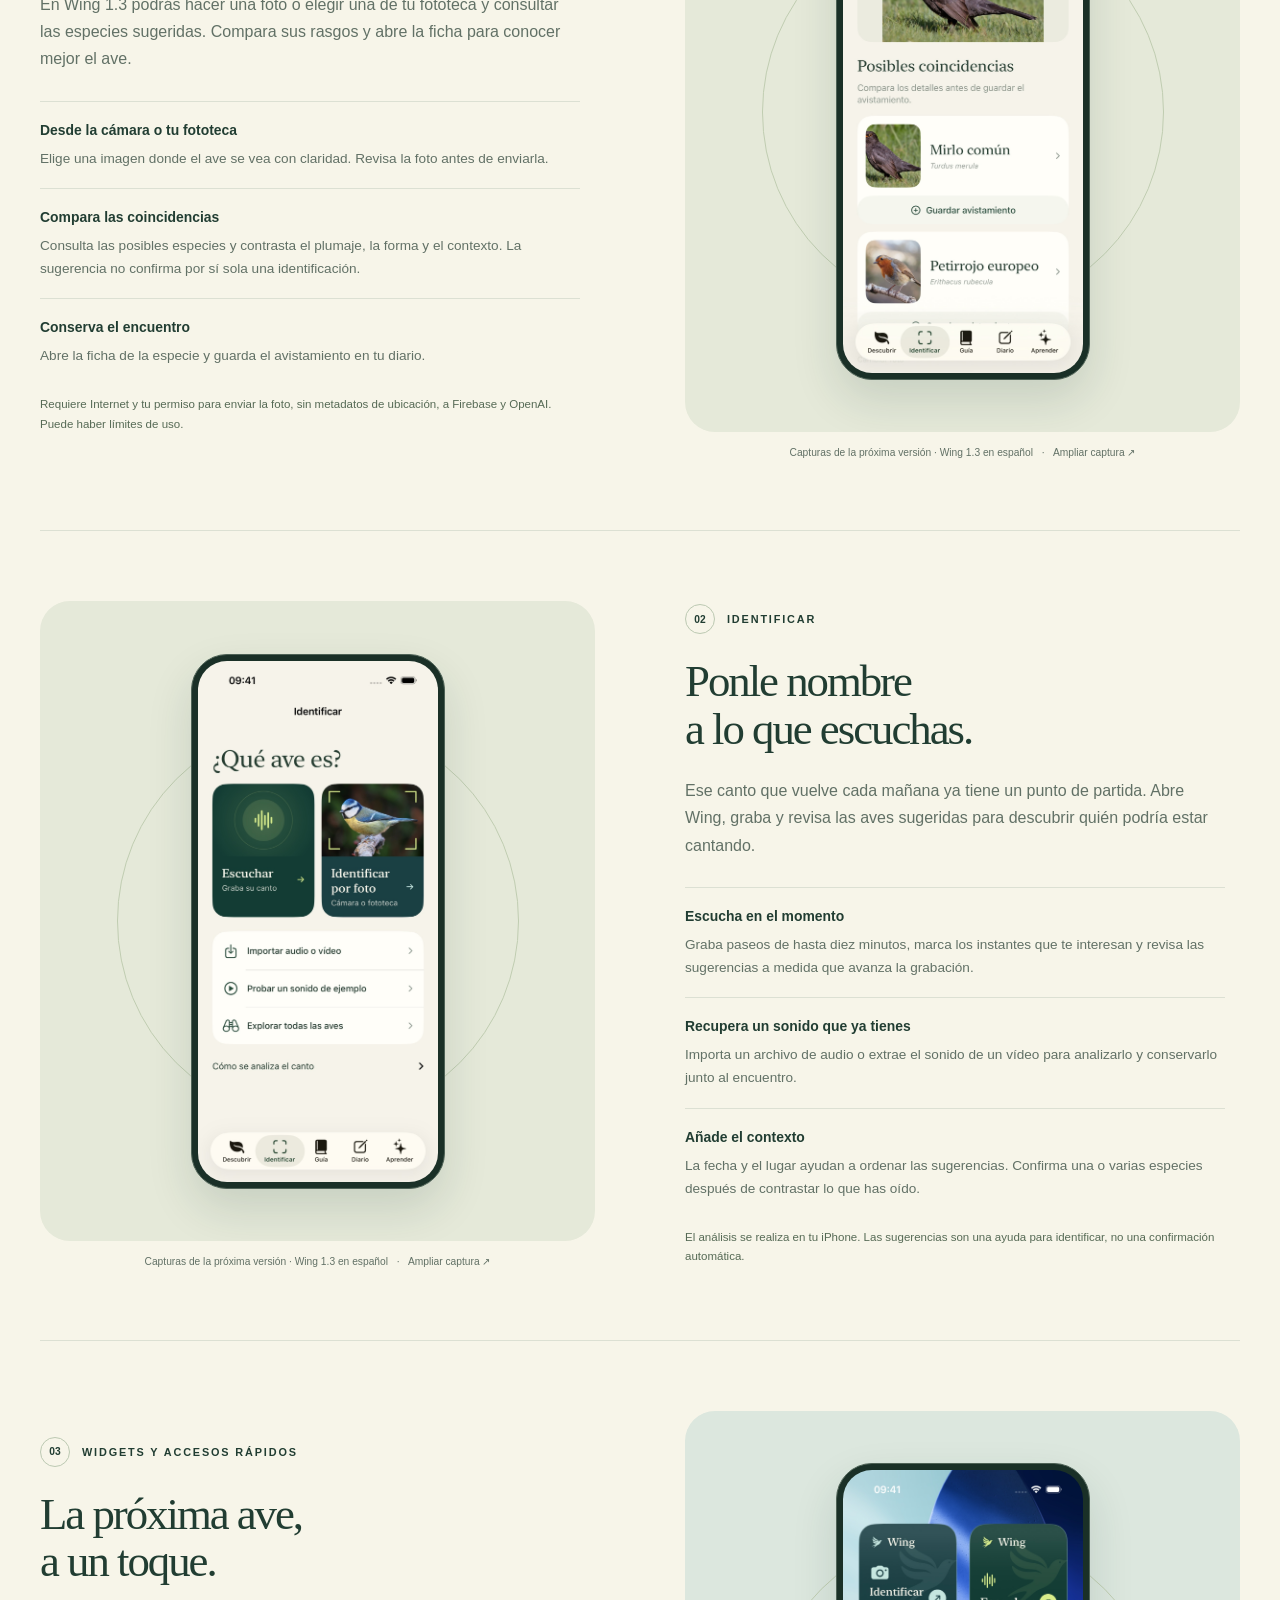
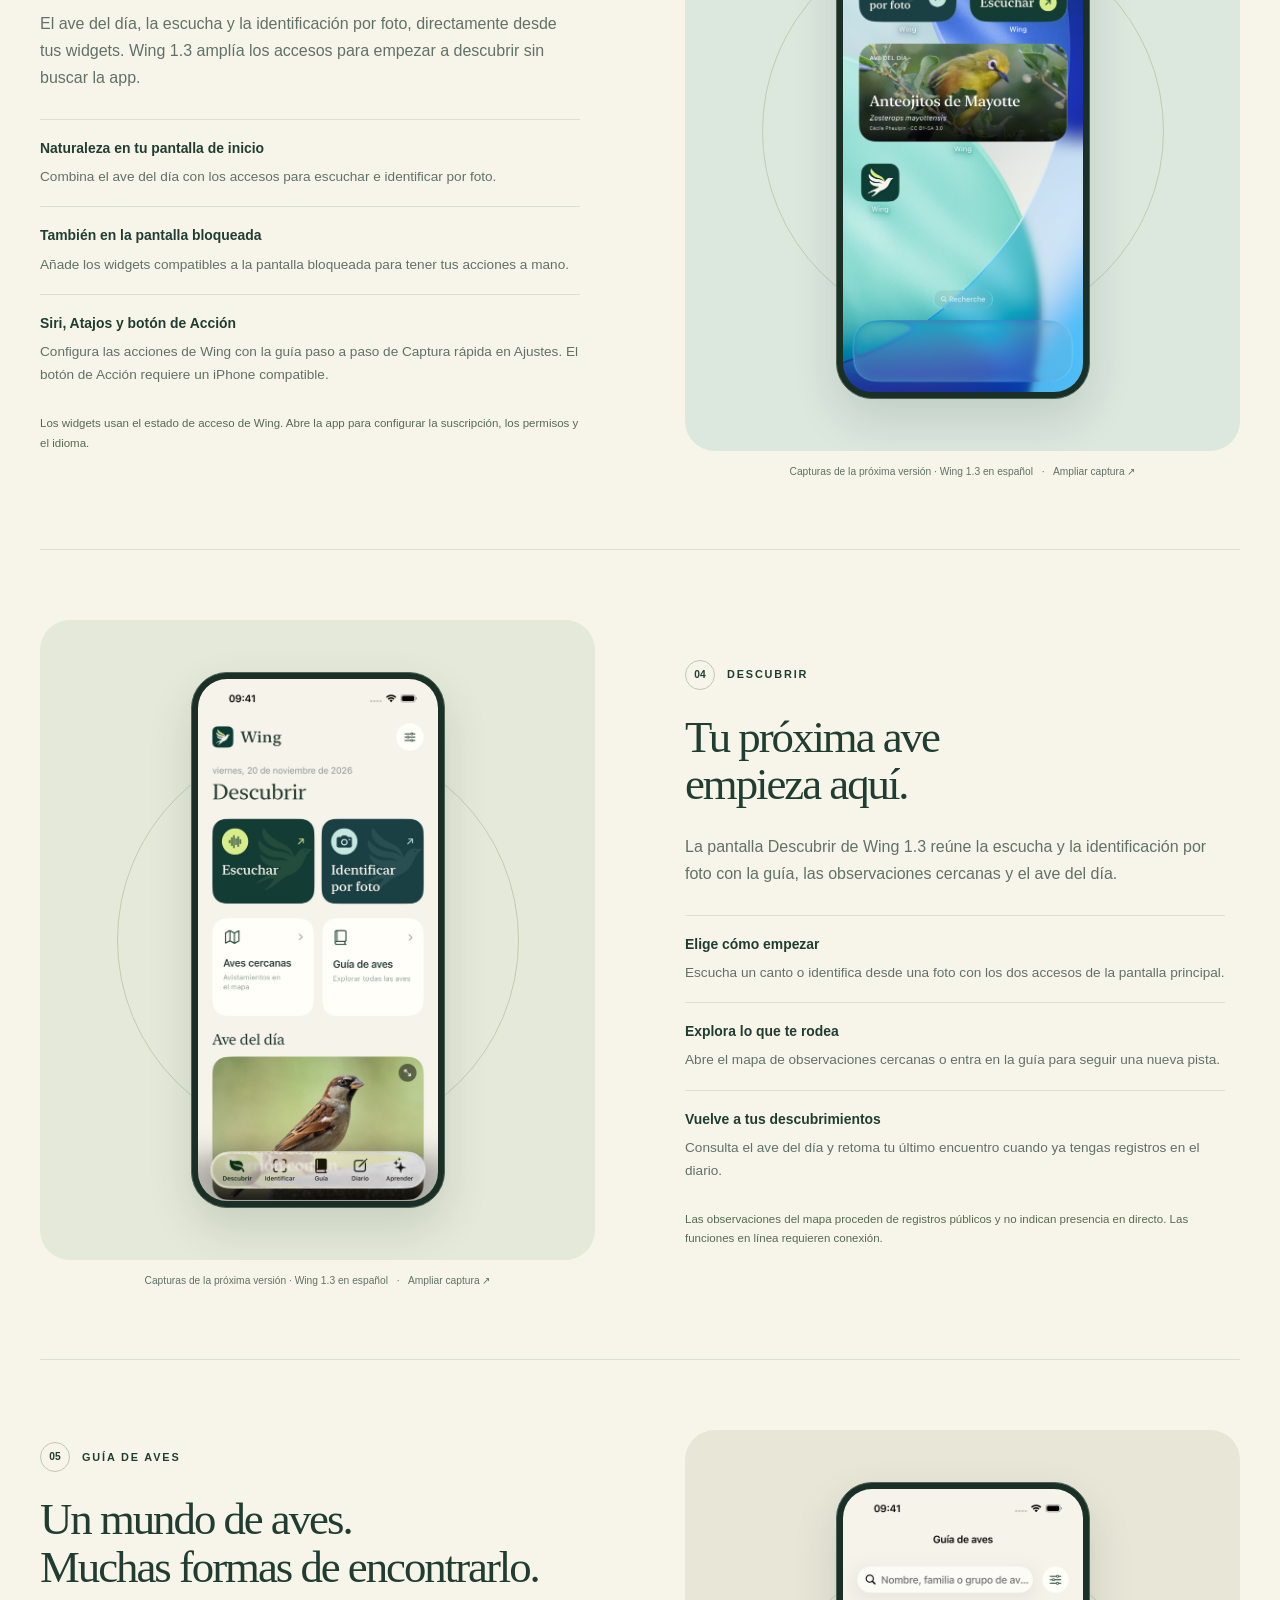
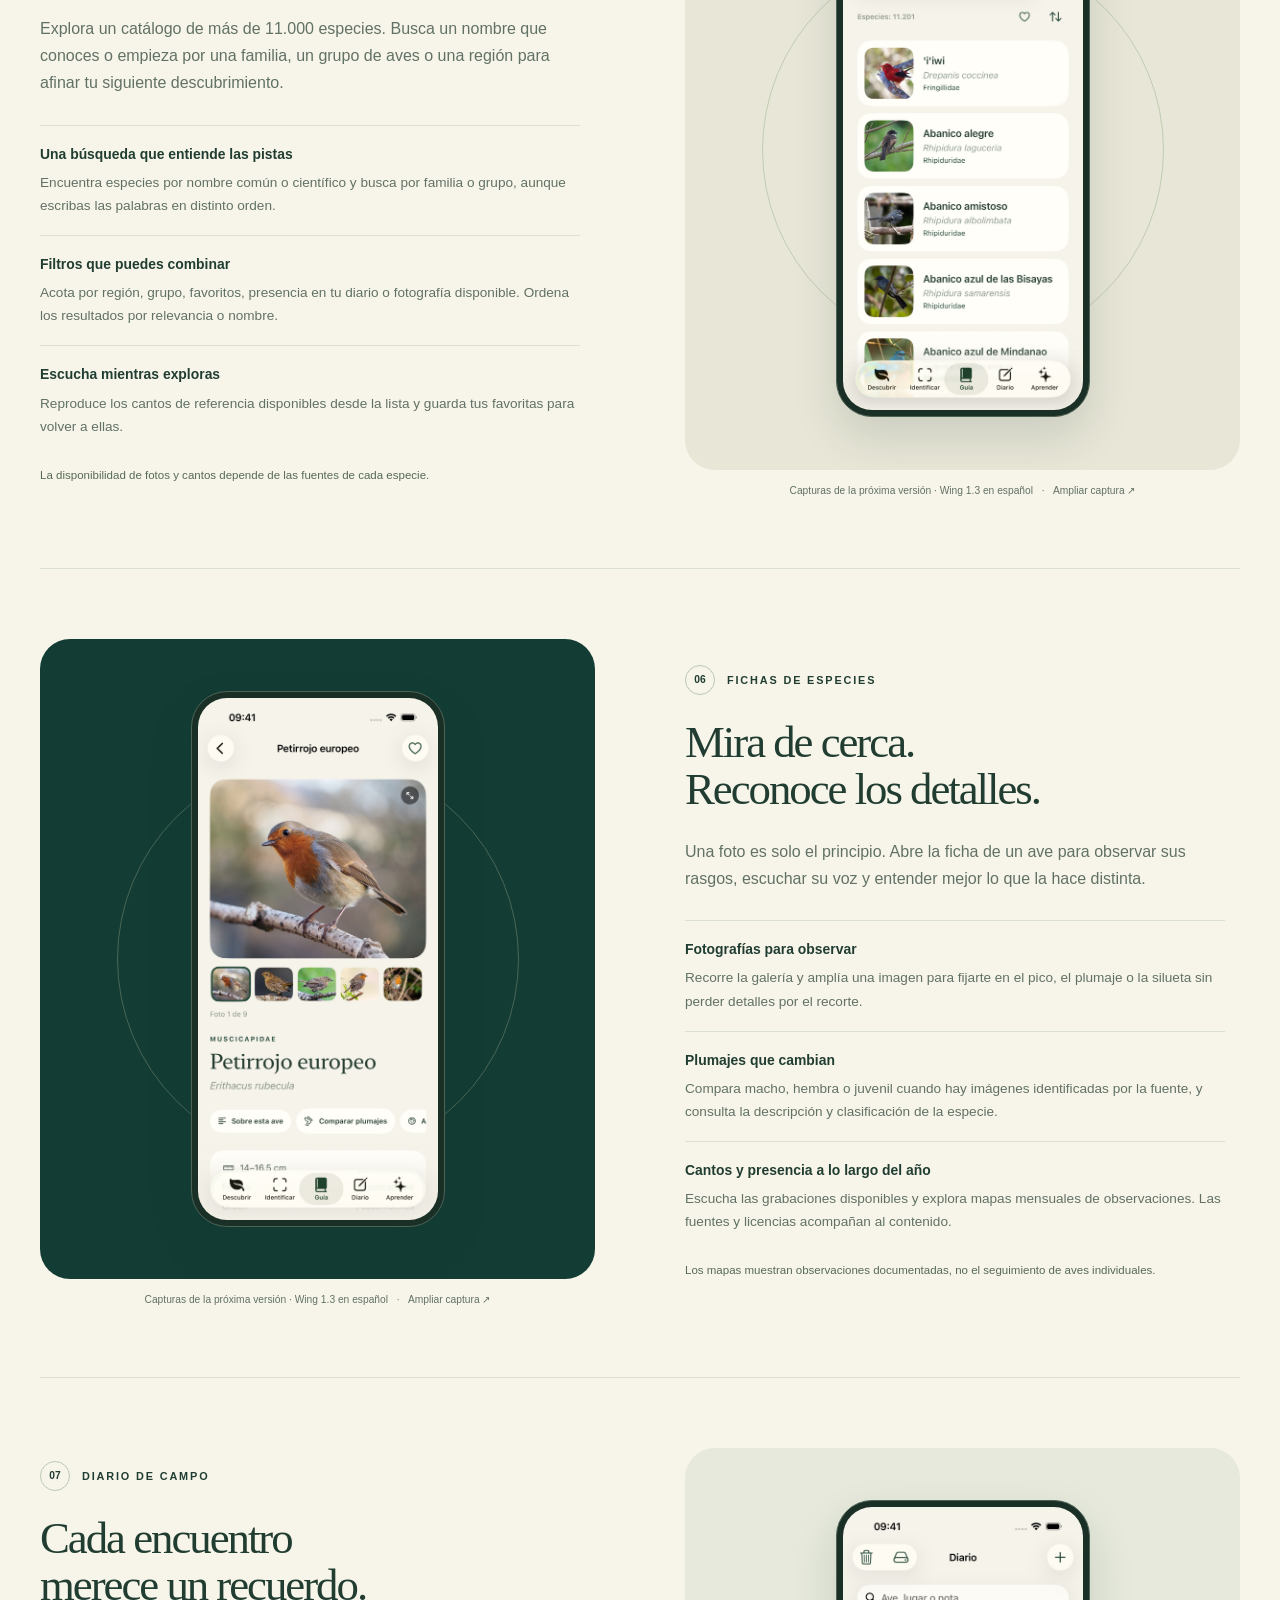
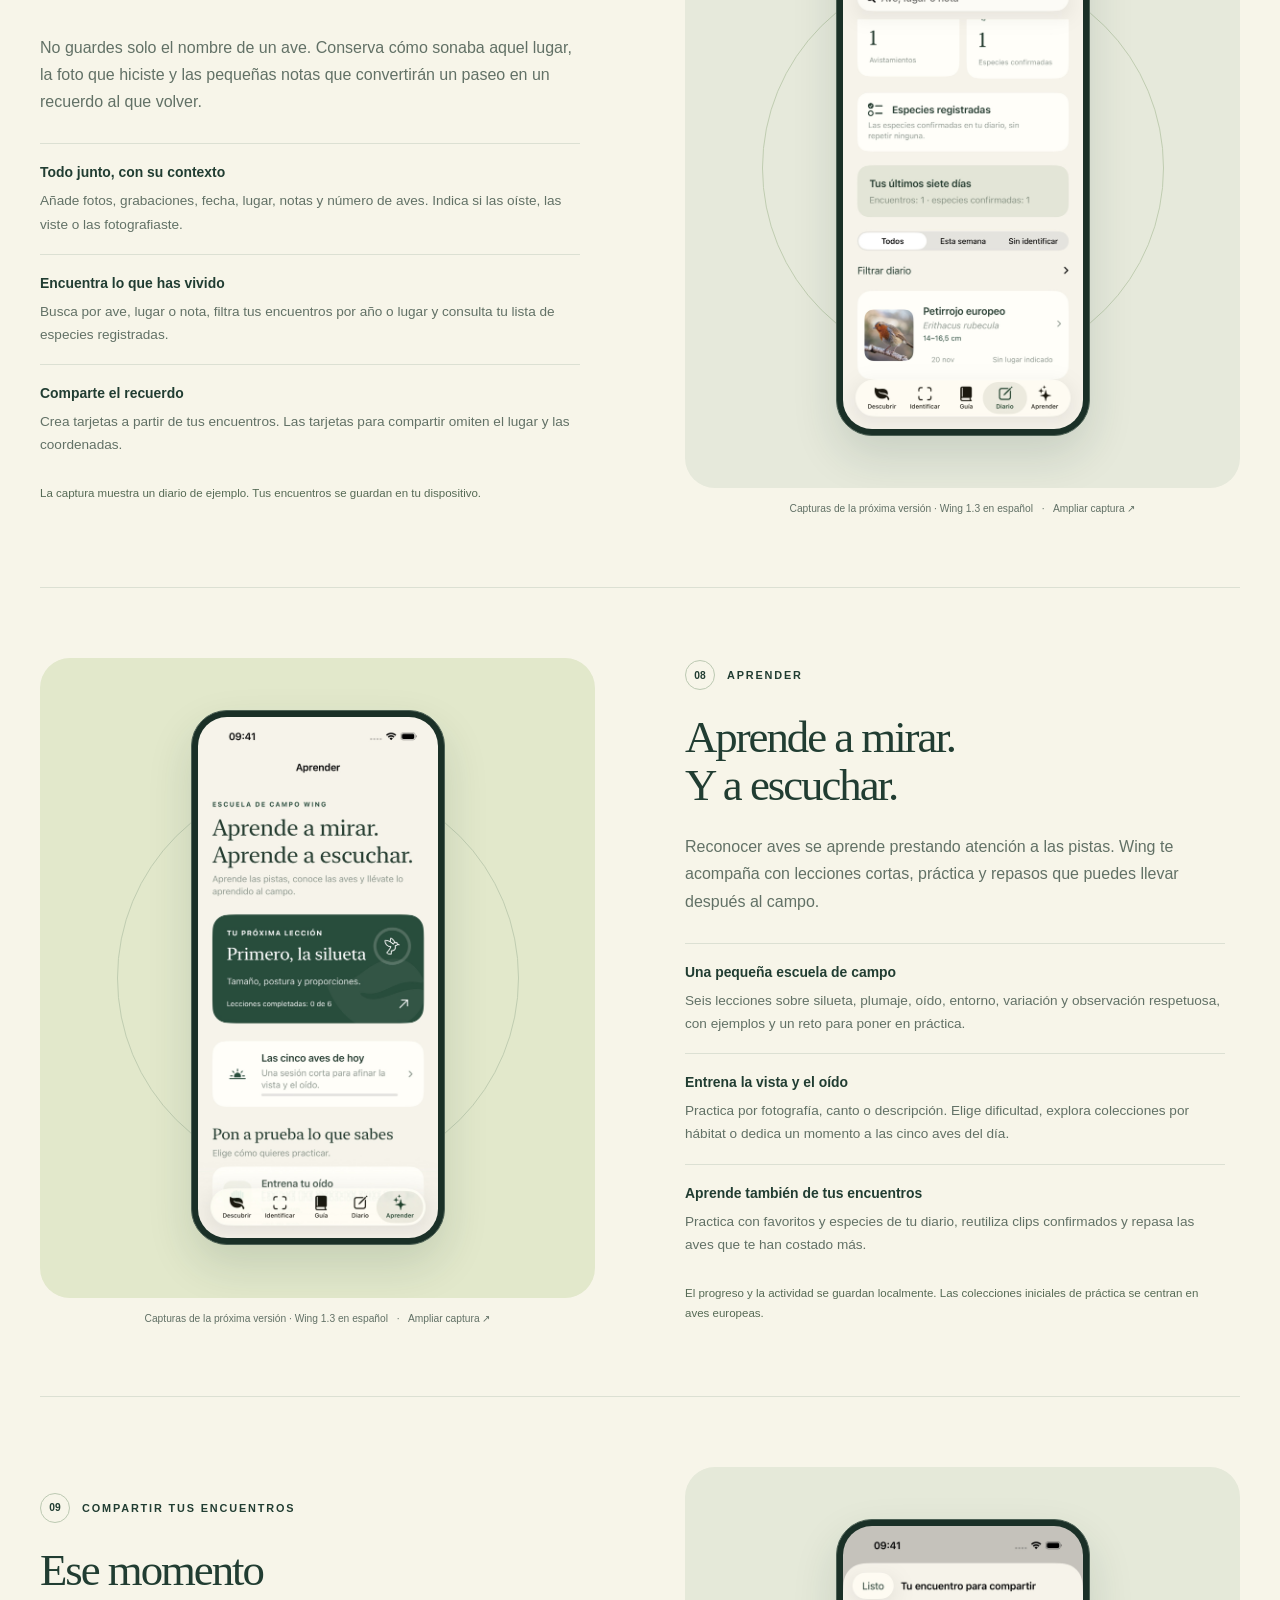
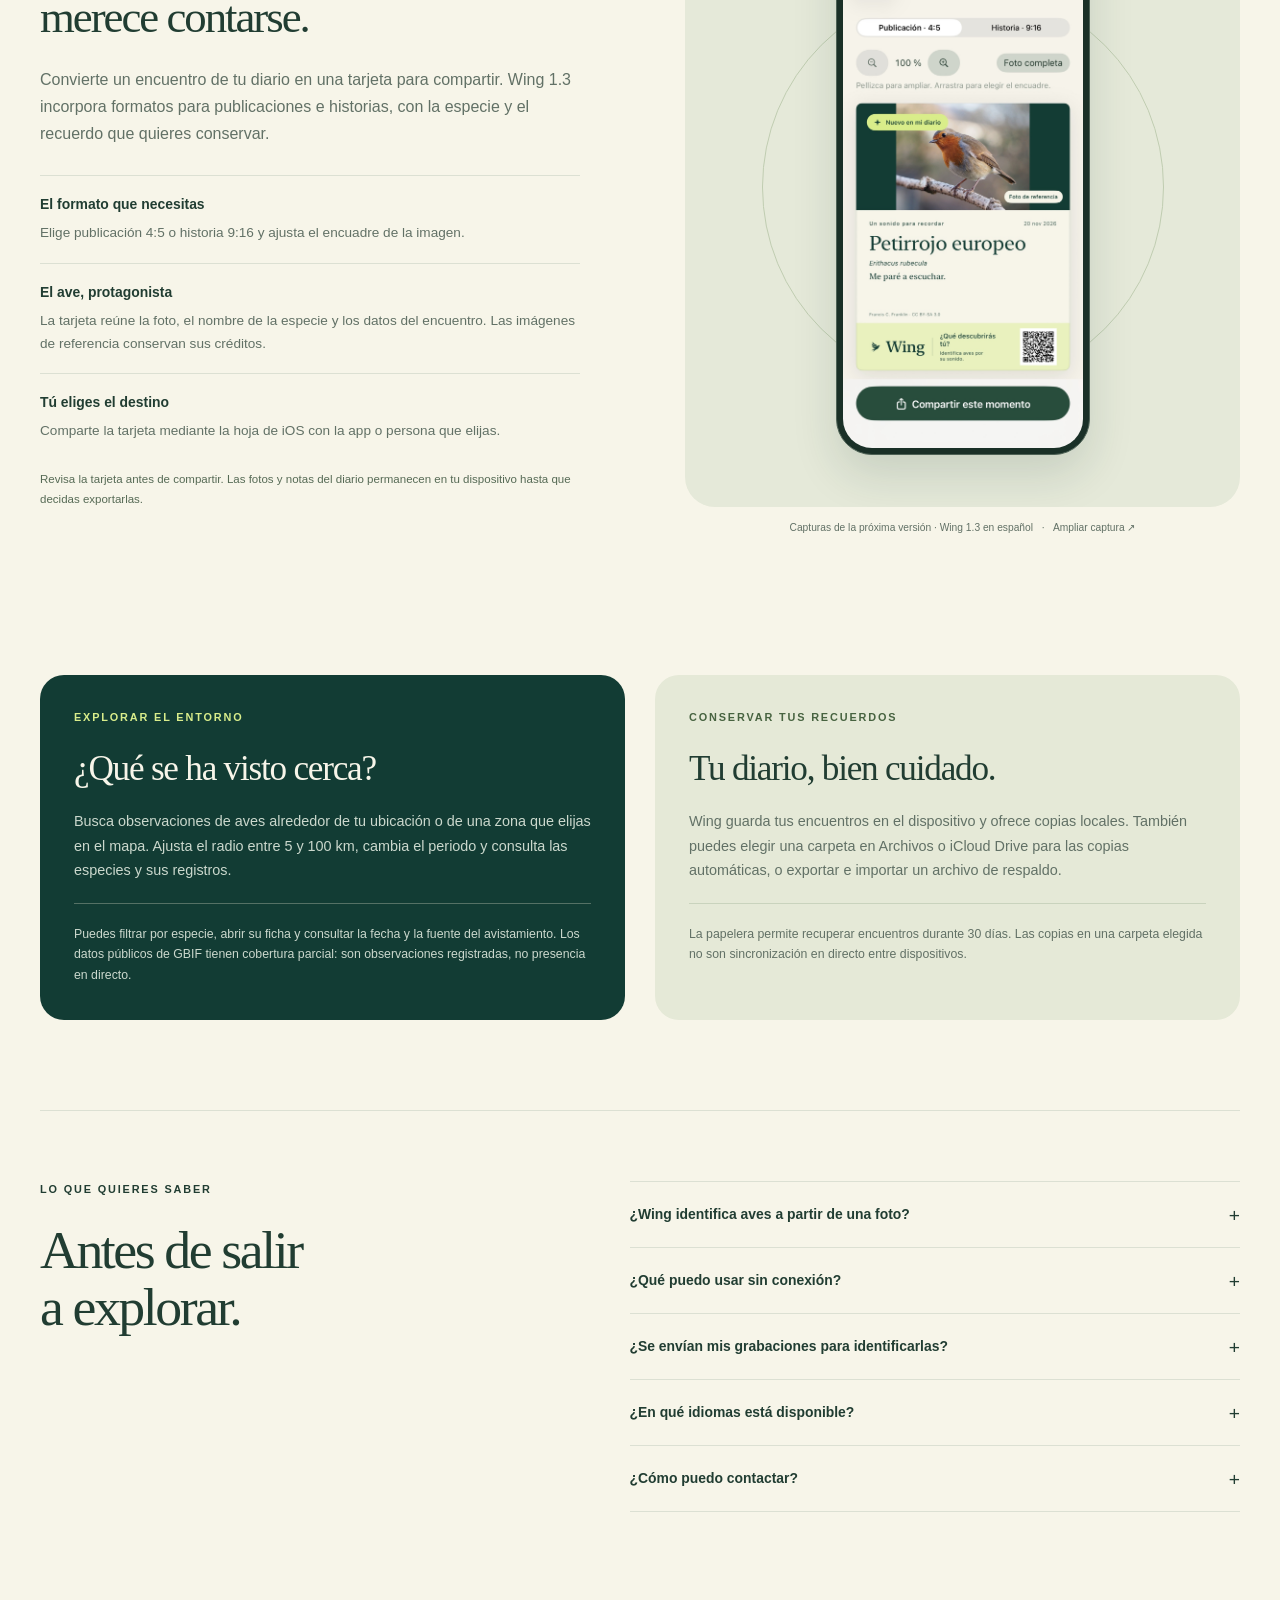
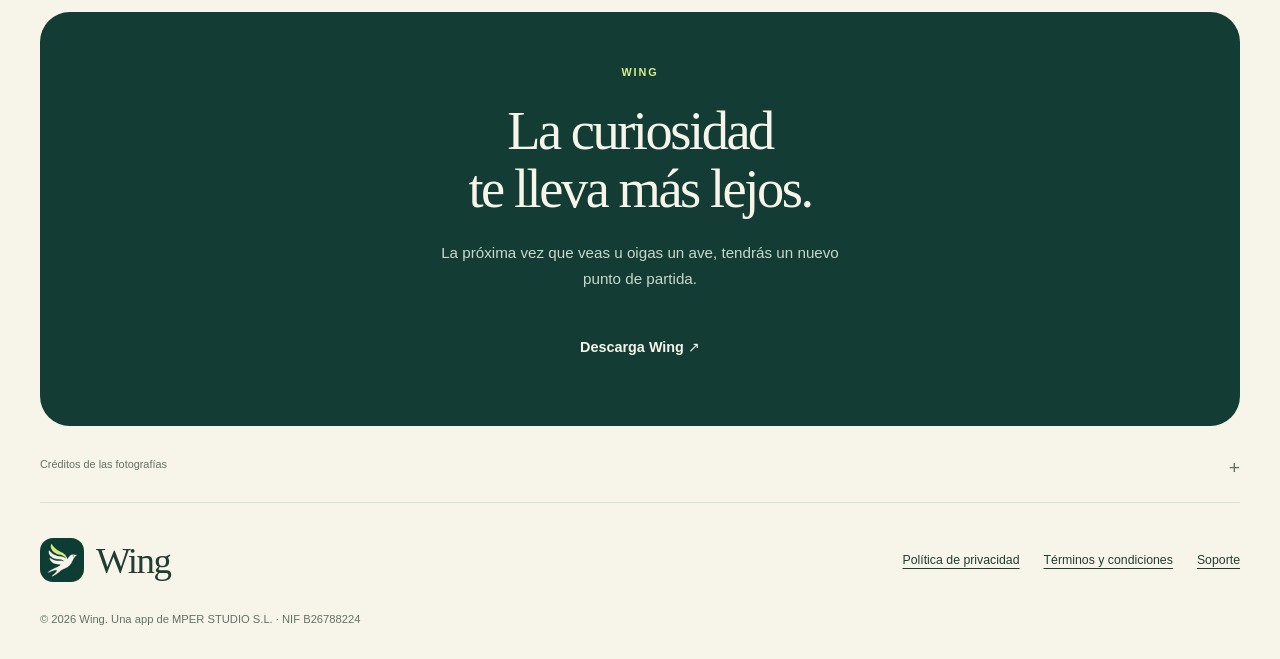
<file: es/index.html>
<!doctype html>
<html lang="es">
<head>
  <meta charset="utf-8"><meta name="viewport" content="width=device-width,initial-scale=1">
  <meta name="color-scheme" content="light"><meta name="theme-color" content="#123c34">
  <title>Wing — Descubre las aves que te rodean</title><meta name="description" content="Identifica aves por canto o foto, descubre sus widgets y guarda tus encuentros. Conoce Wing para iPhone y las novedades de la versión 1.3.">
  <link rel="canonical" href="https://mpdevelopment39.github.io/wing-website/es/">
  <link rel="alternate" hreflang="es" href="https://mpdevelopment39.github.io/wing-website/es/"><link rel="alternate" hreflang="en" href="https://mpdevelopment39.github.io/wing-website/en/"><link rel="alternate" hreflang="x-default" href="https://mpdevelopment39.github.io/wing-website/en/">
  <meta property="og:type" content="website"><meta property="og:title" content="Wing — Descubre las aves que te rodean"><meta property="og:description" content="Identifica aves por canto o foto, descubre sus widgets y guarda tus encuentros. Conoce Wing para iPhone y las novedades de la versión 1.3."><meta property="og:url" content="https://mpdevelopment39.github.io/wing-website/es/"><meta property="og:image" content="https://mpdevelopment39.github.io/wing-website/assets/wing-icon.jpg"><meta property="og:image:alt" content="Wing">
  <link rel="icon" href="../assets/favicon.png"><link rel="stylesheet" href="../styles.css?v=5">
<script src="../site.js?v=5" defer></script>
</head><body><a class="skip" href="#main">Ir al contenido</a>
<header class="header wrap">
  <a class="brand" href="../es/" aria-label="Wing"><img src="../assets/wing-icon.jpg" width="44" height="44" alt=""><span class="wordmark">Wing</span></a>
  <nav aria-label="Navegación principal">
    <a class="desktop-link" href="../es/#features">Funciones</a>
    <a class="desktop-link" href="../es/#questions">Preguntas frecuentes</a>
    <a href="mailto:info@legal-assistant-ai.com">Soporte</a>
    <a class="language" href="../en/" lang="en" aria-label="Read in English">EN</a>
  </nav>
</header>
<main id="main">
  <section class="hero wrap">
    <div class="hero-copy"><span class="eyebrow">MIRA. ESCUCHA. DESCUBRE.</span><h1>Cada ave,<br><em>una historia.</em></h1><p class="hero-intro">Empieza con un canto o una foto, conoce cada especie y conserva tus encuentros. Descubre las novedades de Wing 1.3: más widgets, identificación por foto y tarjetas para compartir.</p><a class="button" href="https://apps.apple.com/app/id6835578689">Descarga Wing<span aria-hidden="true">↗</span></a><p class="availability">Disponible en App Store · Para iPhone · <a href="#features">Explora las funciones</a></p><p class="release-preview">Un adelanto de Wing 1.3. La versión disponible en App Store es la 1.2.</p></div>
    <div class="hero-stage"><span class="hero-label">WING / EN TU IPHONE</span><div class="hero-phones"><div class="hero-primary"><a class="screen-link device device-photo" href="../assets/screens/photo.jpg?v=5" data-screen aria-label="Ampliar captura: Identificar por foto"><img src="../assets/screens/photo.jpg?v=5" width="1000" height="2174" alt="Wing en español: foto de un mirlo y posibles coincidencias para comparar" fetchpriority="high"><span class="screen-expand" aria-hidden="true">↗</span></a></div><div class="hero-secondary"><a class="screen-link device device-discover" href="../assets/screens/discover.jpg?v=5" data-screen aria-label="Ampliar captura: Descubrir"><img src="../assets/screens/discover.jpg?v=5" width="1000" height="2174" alt="Pantalla Descubrir actualizada de Wing en español con accesos a escuchar, identificar por foto, aves cercanas y guía" fetchpriority="high"><span class="screen-expand" aria-hidden="true">↗</span></a></div></div><p class="hero-caption">Capturas de la próxima versión · Wing 1.3 en español</p></div>
  </section>
  <section class="feature-index wrap" id="features" aria-labelledby="feature-index-title">
    <div class="index-heading"><span class="eyebrow">ASÍ ES WING</span><h2 id="feature-index-title">Del primer canto<br>al próximo descubrimiento.</h2><p>Una app para cada parte del paseo: escuchar, observar, guardar y seguir aprendiendo.</p></div>
    <nav class="feature-shortcuts" aria-label="Funciones"><a href="#photo"><span>01</span>Identificar por foto<b aria-hidden="true">↗</b></a><a href="#identify"><span>02</span>Identificar<b aria-hidden="true">↗</b></a><a href="#widgets"><span>03</span>Widgets y accesos rápidos<b aria-hidden="true">↗</b></a><a href="#discover"><span>04</span>Descubrir<b aria-hidden="true">↗</b></a><a href="#guide"><span>05</span>Guía de aves<b aria-hidden="true">↗</b></a><a href="#species"><span>06</span>Fichas de especies<b aria-hidden="true">↗</b></a><a href="#journal"><span>07</span>Diario de campo<b aria-hidden="true">↗</b></a><a href="#learn"><span>08</span>Aprender<b aria-hidden="true">↗</b></a><a href="#share"><span>09</span>Compartir tus encuentros<b aria-hidden="true">↗</b></a></nav>
  </section>
  <div class="feature-story"><section class="feature-section wrap " id="photo" aria-labelledby="title-photo">
  <div class="feature-copy"><span class="eyebrow"><span class="section-number">01</span>Identificar por foto</span>
    <h2 id="title-photo">Una foto.<br>Una nueva pista.</h2><p class="feature-intro">En Wing 1.3 podrás hacer una foto o elegir una de tu fototeca y consultar las especies sugeridas. Compara sus rasgos y abre la ficha para conocer mejor el ave.</p>
    <ul class="feature-details"><li><h3>Desde la cámara o tu fototeca</h3><p>Elige una imagen donde el ave se vea con claridad. Revisa la foto antes de enviarla.</p></li><li><h3>Compara las coincidencias</h3><p>Consulta las posibles especies y contrasta el plumaje, la forma y el contexto. La sugerencia no confirma por sí sola una identificación.</p></li><li><h3>Conserva el encuentro</h3><p>Abre la ficha de la especie y guarda el avistamiento en tu diario.</p></li></ul><p class="feature-note">Requiere Internet y tu permiso para enviar la foto, sin metadatos de ubicación, a Firebase y OpenAI. Puede haber límites de uso.</p>
  </div>
  <figure class="feature-visual stage-photo"><div class="screen-stage"><a class="screen-link device device-photo" href="../assets/screens/photo.jpg?v=5" data-screen aria-label="Ampliar captura: Identificar por foto"><img src="../assets/screens/photo.jpg?v=5" width="1000" height="2174" alt="Wing en español: foto de un mirlo y posibles coincidencias para comparar" loading="lazy"><span class="screen-expand" aria-hidden="true">↗</span></a></div><figcaption>Capturas de la próxima versión · Wing 1.3 en español <span aria-hidden="true">·</span> Ampliar captura ↗</figcaption></figure>
</section><section class="feature-section wrap reverse" id="identify" aria-labelledby="title-identify">
  <div class="feature-copy"><span class="eyebrow"><span class="section-number">02</span>Identificar</span>
    <h2 id="title-identify">Ponle nombre<br>a lo que escuchas.</h2><p class="feature-intro">Ese canto que vuelve cada mañana ya tiene un punto de partida. Abre Wing, graba y revisa las aves sugeridas para descubrir quién podría estar cantando.</p>
    <ul class="feature-details"><li><h3>Escucha en el momento</h3><p>Graba paseos de hasta diez minutos, marca los instantes que te interesan y revisa las sugerencias a medida que avanza la grabación.</p></li><li><h3>Recupera un sonido que ya tienes</h3><p>Importa un archivo de audio o extrae el sonido de un vídeo para analizarlo y conservarlo junto al encuentro.</p></li><li><h3>Añade el contexto</h3><p>La fecha y el lugar ayudan a ordenar las sugerencias. Confirma una o varias especies después de contrastar lo que has oído.</p></li></ul><p class="feature-note">El análisis se realiza en tu iPhone. Las sugerencias son una ayuda para identificar, no una confirmación automática.</p>
  </div>
  <figure class="feature-visual stage-identify"><div class="screen-stage"><a class="screen-link device device-identify" href="../assets/screens/identify.jpg?v=5" data-screen aria-label="Ampliar captura: Identificar"><img src="../assets/screens/identify.jpg?v=5" width="1000" height="2174" alt="Pantalla Identificar de Wing: botón Escuchar e importación de audio o vídeo" loading="lazy"><span class="screen-expand" aria-hidden="true">↗</span></a></div><figcaption>Capturas de la próxima versión · Wing 1.3 en español <span aria-hidden="true">·</span> Ampliar captura ↗</figcaption></figure>
</section><section class="feature-section wrap " id="widgets" aria-labelledby="title-widgets">
  <div class="feature-copy"><span class="eyebrow"><span class="section-number">03</span>Widgets y accesos rápidos</span>
    <h2 id="title-widgets">La próxima ave,<br>a un toque.</h2><p class="feature-intro">El ave del día, la escucha y la identificación por foto, directamente desde tus widgets. Wing 1.3 amplía los accesos para empezar a descubrir sin buscar la app.</p>
    <ul class="feature-details"><li><h3>Naturaleza en tu pantalla de inicio</h3><p>Combina el ave del día con los accesos para escuchar e identificar por foto.</p></li><li><h3>También en la pantalla bloqueada</h3><p>Añade los widgets compatibles a la pantalla bloqueada para tener tus acciones a mano.</p></li><li><h3>Siri, Atajos y botón de Acción</h3><p>Configura las acciones de Wing con la guía paso a paso de Captura rápida en Ajustes. El botón de Acción requiere un iPhone compatible.</p></li></ul><p class="feature-note">Los widgets usan el estado de acceso de Wing. Abre la app para configurar la suscripción, los permisos y el idioma.</p>
  </div>
  <figure class="feature-visual stage-widgets"><div class="screen-stage"><a class="screen-link device device-widgets" href="../assets/screens/widgets.jpg?v=5" data-screen aria-label="Ampliar captura: Widgets y accesos rápidos"><img src="../assets/screens/widgets.jpg?v=5" width="1000" height="2174" alt="Pantalla de inicio con los widgets de Wing para el ave del día, escuchar e identificar por foto, junto al icono de Wing" loading="lazy"><span class="screen-expand" aria-hidden="true">↗</span></a></div><figcaption>Capturas de la próxima versión · Wing 1.3 en español <span aria-hidden="true">·</span> Ampliar captura ↗</figcaption></figure>
</section><section class="feature-section wrap reverse" id="discover" aria-labelledby="title-discover">
  <div class="feature-copy"><span class="eyebrow"><span class="section-number">04</span>Descubrir</span>
    <h2 id="title-discover">Tu próxima ave<br>empieza aquí.</h2><p class="feature-intro">La pantalla Descubrir de Wing 1.3 reúne la escucha y la identificación por foto con la guía, las observaciones cercanas y el ave del día.</p>
    <ul class="feature-details"><li><h3>Elige cómo empezar</h3><p>Escucha un canto o identifica desde una foto con los dos accesos de la pantalla principal.</p></li><li><h3>Explora lo que te rodea</h3><p>Abre el mapa de observaciones cercanas o entra en la guía para seguir una nueva pista.</p></li><li><h3>Vuelve a tus descubrimientos</h3><p>Consulta el ave del día y retoma tu último encuentro cuando ya tengas registros en el diario.</p></li></ul><p class="feature-note">Las observaciones del mapa proceden de registros públicos y no indican presencia en directo. Las funciones en línea requieren conexión.</p>
  </div>
  <figure class="feature-visual stage-discover"><div class="screen-stage"><a class="screen-link device device-discover" href="../assets/screens/discover.jpg?v=5" data-screen aria-label="Ampliar captura: Descubrir"><img src="../assets/screens/discover.jpg?v=5" width="1000" height="2174" alt="Pantalla Descubrir actualizada de Wing en español con accesos a escuchar, identificar por foto, aves cercanas y guía" loading="lazy"><span class="screen-expand" aria-hidden="true">↗</span></a></div><figcaption>Capturas de la próxima versión · Wing 1.3 en español <span aria-hidden="true">·</span> Ampliar captura ↗</figcaption></figure>
</section><section class="feature-section wrap " id="guide" aria-labelledby="title-guide">
  <div class="feature-copy"><span class="eyebrow"><span class="section-number">05</span>Guía de aves</span>
    <h2 id="title-guide">Un mundo de aves.<br>Muchas formas de encontrarlo.</h2><p class="feature-intro">Explora un catálogo de más de 11.000 especies. Busca un nombre que conoces o empieza por una familia, un grupo de aves o una región para afinar tu siguiente descubrimiento.</p>
    <ul class="feature-details"><li><h3>Una búsqueda que entiende las pistas</h3><p>Encuentra especies por nombre común o científico y busca por familia o grupo, aunque escribas las palabras en distinto orden.</p></li><li><h3>Filtros que puedes combinar</h3><p>Acota por región, grupo, favoritos, presencia en tu diario o fotografía disponible. Ordena los resultados por relevancia o nombre.</p></li><li><h3>Escucha mientras exploras</h3><p>Reproduce los cantos de referencia disponibles desde la lista y guarda tus favoritas para volver a ellas.</p></li></ul><p class="feature-note">La disponibilidad de fotos y cantos depende de las fuentes de cada especie.</p>
  </div>
  <figure class="feature-visual stage-guide"><div class="screen-stage"><a class="screen-link device device-guide" href="../assets/screens/guide.jpg?v=5" data-screen aria-label="Ampliar captura: Guía de aves"><img src="../assets/screens/guide.jpg?v=5" width="1000" height="2174" alt="Guía de Wing con 11.201 especies, búsqueda, favoritos y filtros" loading="lazy"><span class="screen-expand" aria-hidden="true">↗</span></a></div><figcaption>Capturas de la próxima versión · Wing 1.3 en español <span aria-hidden="true">·</span> Ampliar captura ↗</figcaption></figure>
</section><section class="feature-section wrap reverse" id="species" aria-labelledby="title-species">
  <div class="feature-copy"><span class="eyebrow"><span class="section-number">06</span>Fichas de especies</span>
    <h2 id="title-species">Mira de cerca.<br>Reconoce los detalles.</h2><p class="feature-intro">Una foto es solo el principio. Abre la ficha de un ave para observar sus rasgos, escuchar su voz y entender mejor lo que la hace distinta.</p>
    <ul class="feature-details"><li><h3>Fotografías para observar</h3><p>Recorre la galería y amplía una imagen para fijarte en el pico, el plumaje o la silueta sin perder detalles por el recorte.</p></li><li><h3>Plumajes que cambian</h3><p>Compara macho, hembra o juvenil cuando hay imágenes identificadas por la fuente, y consulta la descripción y clasificación de la especie.</p></li><li><h3>Cantos y presencia a lo largo del año</h3><p>Escucha las grabaciones disponibles y explora mapas mensuales de observaciones. Las fuentes y licencias acompañan al contenido.</p></li></ul><p class="feature-note">Los mapas muestran observaciones documentadas, no el seguimiento de aves individuales.</p>
  </div>
  <figure class="feature-visual stage-species"><div class="screen-stage"><a class="screen-link device device-species" href="../assets/screens/species.jpg?v=5" data-screen aria-label="Ampliar captura: Fichas de especies"><img src="../assets/screens/species.jpg?v=5" width="1000" height="2174" alt="Ficha del petirrojo europeo en Wing, con fotografía, galería y comparación de plumajes" loading="lazy"><span class="screen-expand" aria-hidden="true">↗</span></a></div><figcaption>Capturas de la próxima versión · Wing 1.3 en español <span aria-hidden="true">·</span> Ampliar captura ↗</figcaption></figure>
</section><section class="feature-section wrap " id="journal" aria-labelledby="title-journal">
  <div class="feature-copy"><span class="eyebrow"><span class="section-number">07</span>Diario de campo</span>
    <h2 id="title-journal">Cada encuentro<br>merece un recuerdo.</h2><p class="feature-intro">No guardes solo el nombre de un ave. Conserva cómo sonaba aquel lugar, la foto que hiciste y las pequeñas notas que convertirán un paseo en un recuerdo al que volver.</p>
    <ul class="feature-details"><li><h3>Todo junto, con su contexto</h3><p>Añade fotos, grabaciones, fecha, lugar, notas y número de aves. Indica si las oíste, las viste o las fotografiaste.</p></li><li><h3>Encuentra lo que has vivido</h3><p>Busca por ave, lugar o nota, filtra tus encuentros por año o lugar y consulta tu lista de especies registradas.</p></li><li><h3>Comparte el recuerdo</h3><p>Crea tarjetas a partir de tus encuentros. Las tarjetas para compartir omiten el lugar y las coordenadas.</p></li></ul><p class="feature-note">La captura muestra un diario de ejemplo. Tus encuentros se guardan en tu dispositivo.</p>
  </div>
  <figure class="feature-visual stage-journal"><div class="screen-stage"><a class="screen-link device device-journal" href="../assets/screens/journal.jpg?v=5" data-screen aria-label="Ampliar captura: Diario de campo"><img src="../assets/screens/journal.jpg?v=5" width="1000" height="2174" alt="Diario de campo de Wing con un avistamiento de ejemplo y su lista de especies" loading="lazy"><span class="screen-expand" aria-hidden="true">↗</span></a></div><figcaption>Capturas de la próxima versión · Wing 1.3 en español <span aria-hidden="true">·</span> Ampliar captura ↗</figcaption></figure>
</section><section class="feature-section wrap reverse" id="learn" aria-labelledby="title-learn">
  <div class="feature-copy"><span class="eyebrow"><span class="section-number">08</span>Aprender</span>
    <h2 id="title-learn">Aprende a mirar.<br>Y a escuchar.</h2><p class="feature-intro">Reconocer aves se aprende prestando atención a las pistas. Wing te acompaña con lecciones cortas, práctica y repasos que puedes llevar después al campo.</p>
    <ul class="feature-details"><li><h3>Una pequeña escuela de campo</h3><p>Seis lecciones sobre silueta, plumaje, oído, entorno, variación y observación respetuosa, con ejemplos y un reto para poner en práctica.</p></li><li><h3>Entrena la vista y el oído</h3><p>Practica por fotografía, canto o descripción. Elige dificultad, explora colecciones por hábitat o dedica un momento a las cinco aves del día.</p></li><li><h3>Aprende también de tus encuentros</h3><p>Practica con favoritos y especies de tu diario, reutiliza clips confirmados y repasa las aves que te han costado más.</p></li></ul><p class="feature-note">El progreso y la actividad se guardan localmente. Las colecciones iniciales de práctica se centran en aves europeas.</p>
  </div>
  <figure class="feature-visual stage-learn"><div class="screen-stage"><a class="screen-link device device-learn" href="../assets/screens/learn.jpg?v=5" data-screen aria-label="Ampliar captura: Aprender"><img src="../assets/screens/learn.jpg?v=5" width="1000" height="2174" alt="Escuela de campo de Wing con lecciones, cinco aves del día y práctica de reconocimiento" loading="lazy"><span class="screen-expand" aria-hidden="true">↗</span></a></div><figcaption>Capturas de la próxima versión · Wing 1.3 en español <span aria-hidden="true">·</span> Ampliar captura ↗</figcaption></figure>
</section><section class="feature-section wrap " id="share" aria-labelledby="title-share">
  <div class="feature-copy"><span class="eyebrow"><span class="section-number">09</span>Compartir tus encuentros</span>
    <h2 id="title-share">Ese momento<br>merece contarse.</h2><p class="feature-intro">Convierte un encuentro de tu diario en una tarjeta para compartir. Wing 1.3 incorpora formatos para publicaciones e historias, con la especie y el recuerdo que quieres conservar.</p>
    <ul class="feature-details"><li><h3>El formato que necesitas</h3><p>Elige publicación 4:5 o historia 9:16 y ajusta el encuadre de la imagen.</p></li><li><h3>El ave, protagonista</h3><p>La tarjeta reúne la foto, el nombre de la especie y los datos del encuentro. Las imágenes de referencia conservan sus créditos.</p></li><li><h3>Tú eliges el destino</h3><p>Comparte la tarjeta mediante la hoja de iOS con la app o persona que elijas.</p></li></ul><p class="feature-note">Revisa la tarjeta antes de compartir. Las fotos y notas del diario permanecen en tu dispositivo hasta que decidas exportarlas.</p>
  </div>
  <figure class="feature-visual stage-share"><div class="screen-stage"><a class="screen-link device device-share" href="../assets/screens/share.jpg?v=5" data-screen aria-label="Ampliar captura: Compartir tus encuentros"><img src="../assets/screens/share.jpg?v=5" width="1000" height="2174" alt="Editor de tarjetas de Wing en español con un petirrojo, formatos de publicación e historia y botón de compartir" loading="lazy"><span class="screen-expand" aria-hidden="true">↗</span></a></div><figcaption>Capturas de la próxima versión · Wing 1.3 en español <span aria-hidden="true">·</span> Ampliar captura ↗</figcaption></figure>
</section></div>
  <section class="extras wrap" aria-label="Más funciones de Wing"><article class="extra"><span class="eyebrow">Explorar el entorno</span><h3>¿Qué se ha visto cerca?</h3><p>Busca observaciones de aves alrededor de tu ubicación o de una zona que elijas en el mapa. Ajusta el radio entre 5 y 100 km, cambia el periodo y consulta las especies y sus registros.</p><p class="extra-detail">Puedes filtrar por especie, abrir su ficha y consultar la fecha y la fuente del avistamiento. Los datos públicos de GBIF tienen cobertura parcial: son observaciones registradas, no presencia en directo.</p></article><article class="extra"><span class="eyebrow">Conservar tus recuerdos</span><h3>Tu diario, bien cuidado.</h3><p>Wing guarda tus encuentros en el dispositivo y ofrece copias locales. También puedes elegir una carpeta en Archivos o iCloud Drive para las copias automáticas, o exportar e importar un archivo de respaldo.</p><p class="extra-detail">La papelera permite recuperar encuentros durante 30 días. Las copias en una carpeta elegida no son sincronización en directo entre dispositivos.</p></article></section>
  <section class="faq-section wrap" id="questions"><div><span class="eyebrow">LO QUE QUIERES SABER</span><h2>Antes de salir<br>a explorar.</h2></div><div class="faq"><details><summary>¿Wing identifica aves a partir de una foto?</summary><p>La versión 1.3 incorpora identificación desde la cámara o la fototeca. Con tu permiso, la foto se envía sin metadatos de ubicación a través de Firebase a OpenAI. Requiere Internet; revisa las coincidencias antes de confirmar una especie. Las capturas de esta página son un adelanto de esa actualización.</p></details><details><summary>¿Qué puedo usar sin conexión?</summary><p>El análisis del canto, tu diario y el contenido que ya tengas en el dispositivo pueden funcionar sin conexión. Los mapas, las observaciones cercanas, las imágenes y los cantos remotos pueden necesitar Internet. La identificación por foto requiere conexión.</p></details><details><summary>¿Se envían mis grabaciones para identificarlas?</summary><p>No. El análisis se realiza en tu iPhone. Los mapas, las consultas de aves cercanas y otros contenidos utilizan servicios externos cuando los solicitas. Encontrarás el detalle en nuestra política de privacidad.</p></details><details><summary>¿En qué idiomas está disponible?</summary><p>La interfaz de Wing está disponible en inglés, español, francés, alemán, italiano, portugués, neerlandés, japonés, coreano, chino simplificado, árabe e hindi. Estas capturas muestran la app en español.</p></details><details><summary>¿Cómo puedo contactar?</summary><p>Escribe a <a href="mailto:info@legal-assistant-ai.com">info@legal-assistant-ai.com</a> con el asunto «Soporte Wing».</p></details></div></section>
  <section class="closing wrap"><span class="eyebrow">WING</span><h2>La curiosidad<br>te lleva más lejos.</h2><p>La próxima vez que veas u oigas un ave, tendrás un nuevo punto de partida.</p><a class="button" href="https://apps.apple.com/app/id6835578689">Descarga Wing ↗</a></section>
  <div class="credits wrap"><details><summary>Créditos de las fotografías</summary><p>Interfaz y capturas: MPER STUDIO S.L. Las imágenes de aves conservan las licencias de sus autores. Las capturas se han reducido y comprimido para esta web.</p><ul><li><em>Rhipidura laguceria</em> — James Eaton · <a href="https://commons.wikimedia.org/wiki/File:Rhipidura_fuscorufa_-_James_Eaton_-_337787657_(cropped).jpeg">Fuente</a> · <a href="http://creativecommons.org/publicdomain/zero/1.0/deed.en">CC0</a></li><li><em>Rhipidura albolimbata</em> — themaskedlapwing · <a href="https://commons.wikimedia.org/wiki/File:Rhipidura_albolimbata_-_themaskedlapwing_-_571140409.jpeg">Fuente</a> · <a href="https://creativecommons.org/licenses/by/4.0">CC BY 4.0</a></li><li><em>Drepanis coccinea</em> — HarmonyonPlanetEarth · <a href="https://commons.wikimedia.org/wiki/File:Vestiaria_coccinea_-Hawaii_-adult-8_(3).jpg">Fuente</a> · <a href="https://creativecommons.org/licenses/by/2.0">CC BY 2.0</a></li><li><em>Rhipidura superciliaris</em> — Jay Paul Campaner Mantuon · <a href="https://commons.wikimedia.org/wiki/File:Mindanao_Blue-fantail,_crop.jpg">Fuente</a> · <a href="https://creativecommons.org/licenses/by-sa/4.0">CC BY-SA 4.0</a></li><li><em>Eurocephalus ruppelli</em> — Charles J. Sharp · <a href="https://commons.wikimedia.org/wiki/File:White-rumped_shrike_(Eurocephalus_ruppelli)_Serengeti.jpg">Fuente</a> · <a href="https://creativecommons.org/licenses/by-sa/4.0">CC BY-SA 4.0</a></li><li><em>Rhipidura samarensis</em> — Forest Botial-Jarvis · <a href="https://commons.wikimedia.org/wiki/File:Visayan_Blue_Fantail_(cropped).jpg">Fuente</a> · <a href="https://creativecommons.org/licenses/by-sa/4.0">CC BY-SA 4.0</a></li><li><em>Erithacus rubecula</em> — Francis C. Franklin · <a href="https://commons.wikimedia.org/wiki/File:Erithacus_rubecula_with_cocked_head.jpg">Fuente</a> · <a href="https://creativecommons.org/licenses/by-sa/3.0">CC BY-SA 3.0</a></li><li><em>Erithacus rubecula</em> — Andy  Morffew from Itchen Abbas, Hampshire, UK · <a href="https://commons.wikimedia.org/wiki/File:Young_Robin_(7616882286).jpg">Fuente</a> · <a href="https://creativecommons.org/licenses/by/2.0">CC BY 2.0</a></li><li><em>Erithacus rubecula</em> — Andy  Morffew from Itchen Abbas, Hampshire, UK · <a href="https://commons.wikimedia.org/wiki/File:Juvenile_Robin_(7585680062).jpg">Fuente</a> · <a href="https://creativecommons.org/licenses/by/2.0">CC BY 2.0</a></li><li><em>Erithacus rubecula</em> — Alexis LOURS · <a href="https://commons.wikimedia.org/wiki/File:European_Robin_on_a_branch_with_leaves.jpg">Fuente</a> · <a href="https://creativecommons.org/licenses/by/2.0">CC BY 2.0</a></li><li><em>Erithacus rubecula</em> — Alexis Lours · <a href="https://commons.wikimedia.org/wiki/File:European_robin_singing.jpg">Fuente</a> · <a href="https://creativecommons.org/licenses/by/4.0">CC BY 4.0</a></li><li><em>Erithacus rubecula</em> — Alexis Lours · <a href="https://commons.wikimedia.org/wiki/File:European_robin_Cr%C3%A9teil_2.jpg">Fuente</a> · <a href="https://creativecommons.org/licenses/by/4.0">CC BY 4.0</a></li><li><em>Erithacus rubecula</em> — Alexis Lours · <a href="https://commons.wikimedia.org/wiki/File:European_robin_Cr%C3%A9teil_1.jpg">Fuente</a> · <a href="https://creativecommons.org/licenses/by/4.0">CC BY 4.0</a></li><li><em>Erithacus rubecula</em> — Diego Delso · <a href="https://commons.wikimedia.org/wiki/File:Petirrojo_europeo_(Erithacus_rubecula),_Almuradiel,_Ciudad_Real,_Espa%C3%B1a,_2021-12-19,_DD_14.jpg">Fuente</a> · <a href="https://creativecommons.org/licenses/by-sa/4.0">CC BY-SA 4.0</a></li><li><em>Erithacus rubecula</em> — Jose Angel Urquia Goitia · <a href="https://commons.wikimedia.org/wiki/File:Txantxangorri_gaztea.jpg">Fuente</a> · <a href="https://creativecommons.org/licenses/by-sa/4.0">CC BY-SA 4.0</a></li><li><em>Turdus merula</em> — Andreas Trepte · <a href="https://commons.wikimedia.org/wiki/File:Common_Blackbird.jpg">Fuente</a> · <a href="https://creativecommons.org/licenses/by-sa/2.5/">CC BY-SA 2.5</a></li><li><em>Cyanistes caeruleus</em> — Francis Franklin · <a href="https://commons.wikimedia.org/wiki/File:Eurasian_blue_tit_Lancashire.jpg">Fuente</a> · <a href="https://creativecommons.org/licenses/by-sa/3.0/">CC BY-SA 3.0</a></li><li><em>Passer domesticus</em> — Rhododendrites · <a href="https://commons.wikimedia.org/wiki/File:House_sparrow_male_in_Prospect_Park_(53532).jpg">Fuente</a> · <a href="https://creativecommons.org/licenses/by-sa/4.0">CC BY-SA 4.0</a></li><li><em>Zosterops mayottensis</em> — Cécile Pheulpin · <a href="https://commons.wikimedia.org/wiki/File:Mayotte_2009_(88)_cr.jpg">Fuente</a> · <a href="https://creativecommons.org/licenses/by-sa/3.0">CC BY-SA 3.0</a></li></ul></details></div>
</main>
<dialog class="screenshot-dialog" aria-labelledby="screenshot-caption"><div class="dialog-bar"><p id="screenshot-caption"></p><button type="button" data-close aria-label="Cerrar captura">Cerrar captura <span aria-hidden="true">×</span></button></div><div class="dialog-image"><img alt=""></div></dialog>
<footer class="footer wrap"><div class="footer-top">
  <a class="brand" href="../es/"><img src="../assets/wing-icon.jpg" width="44" height="44" alt=""><span class="wordmark">Wing</span></a>
  <nav class="footer-links" aria-label="Información legal"><a href="../es/privacy-policy/">Política de privacidad</a><a href="../es/terms-and-conditions/">Términos y condiciones</a><a href="mailto:info@legal-assistant-ai.com">Soporte</a></nav>
</div><p class="copyright">© 2026 Wing. Una app de MPER STUDIO S.L. · NIF B26788224</p></footer></body></html>
</file>
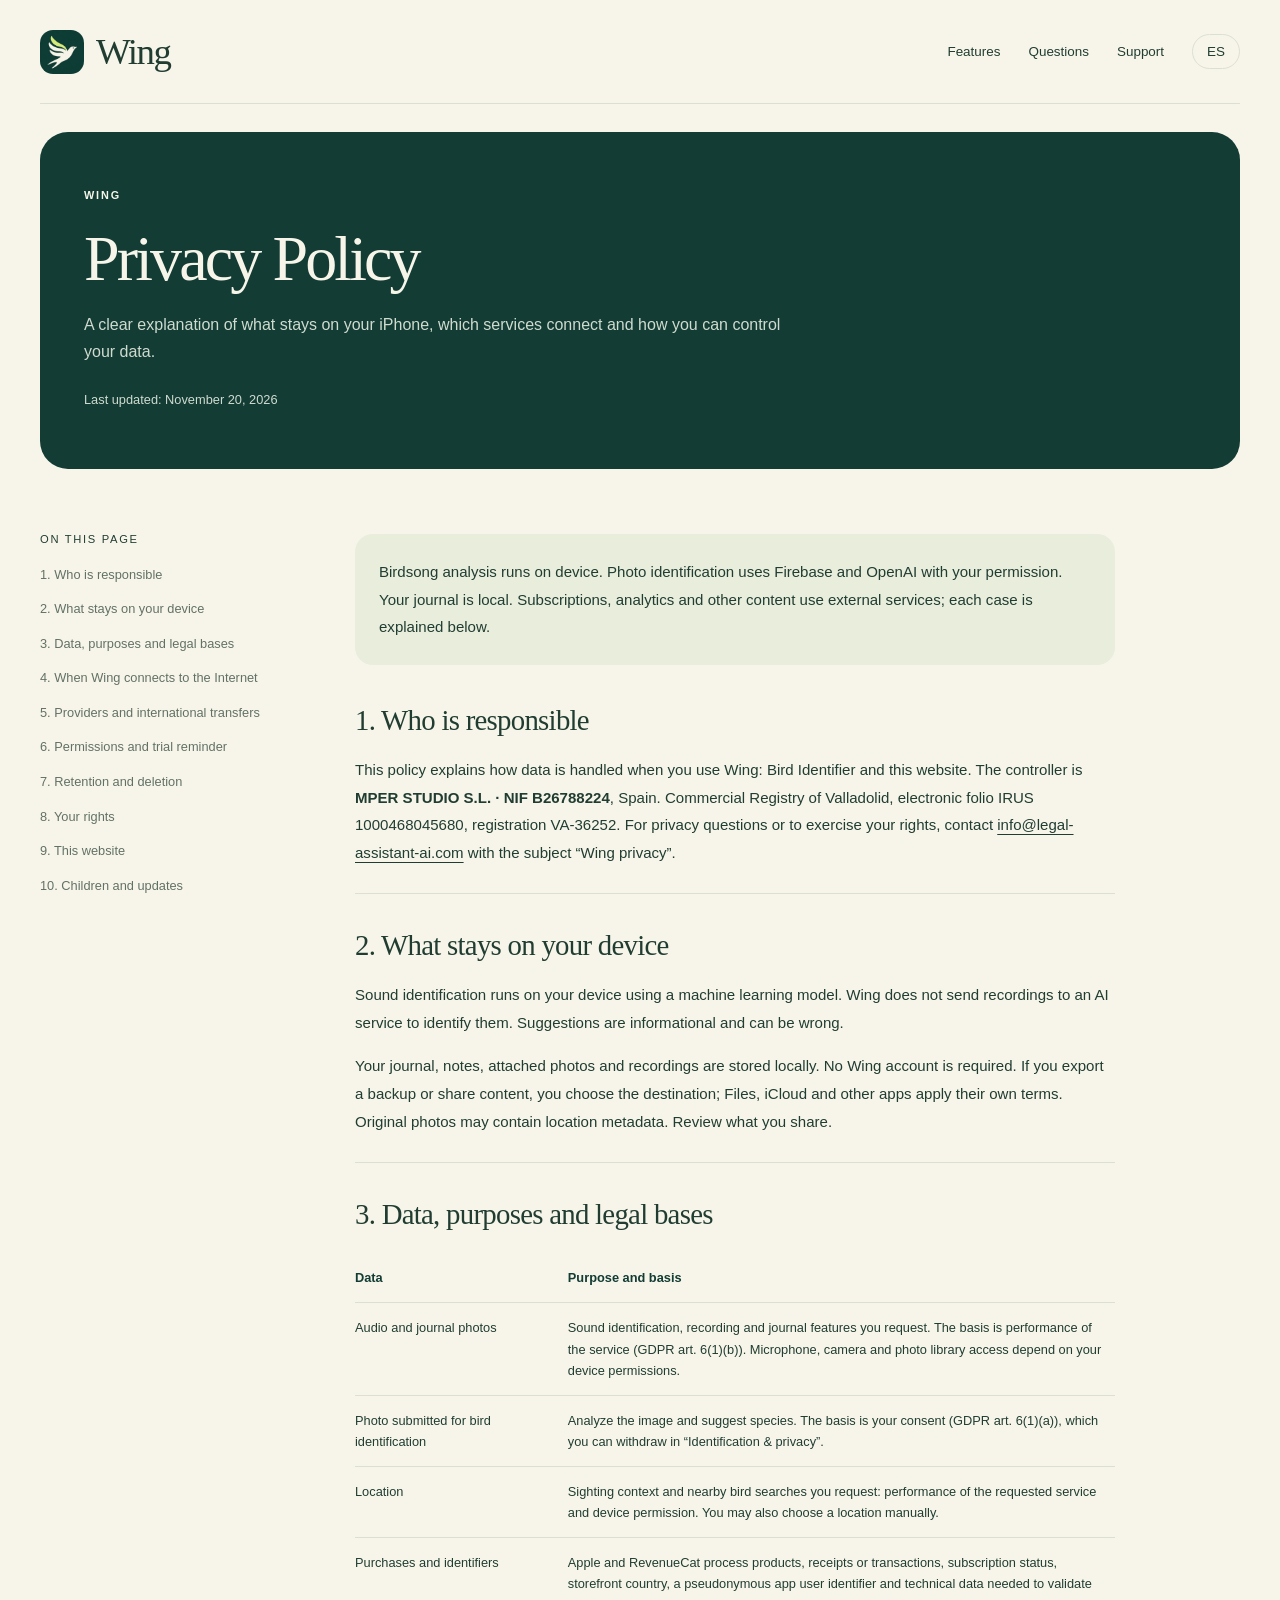
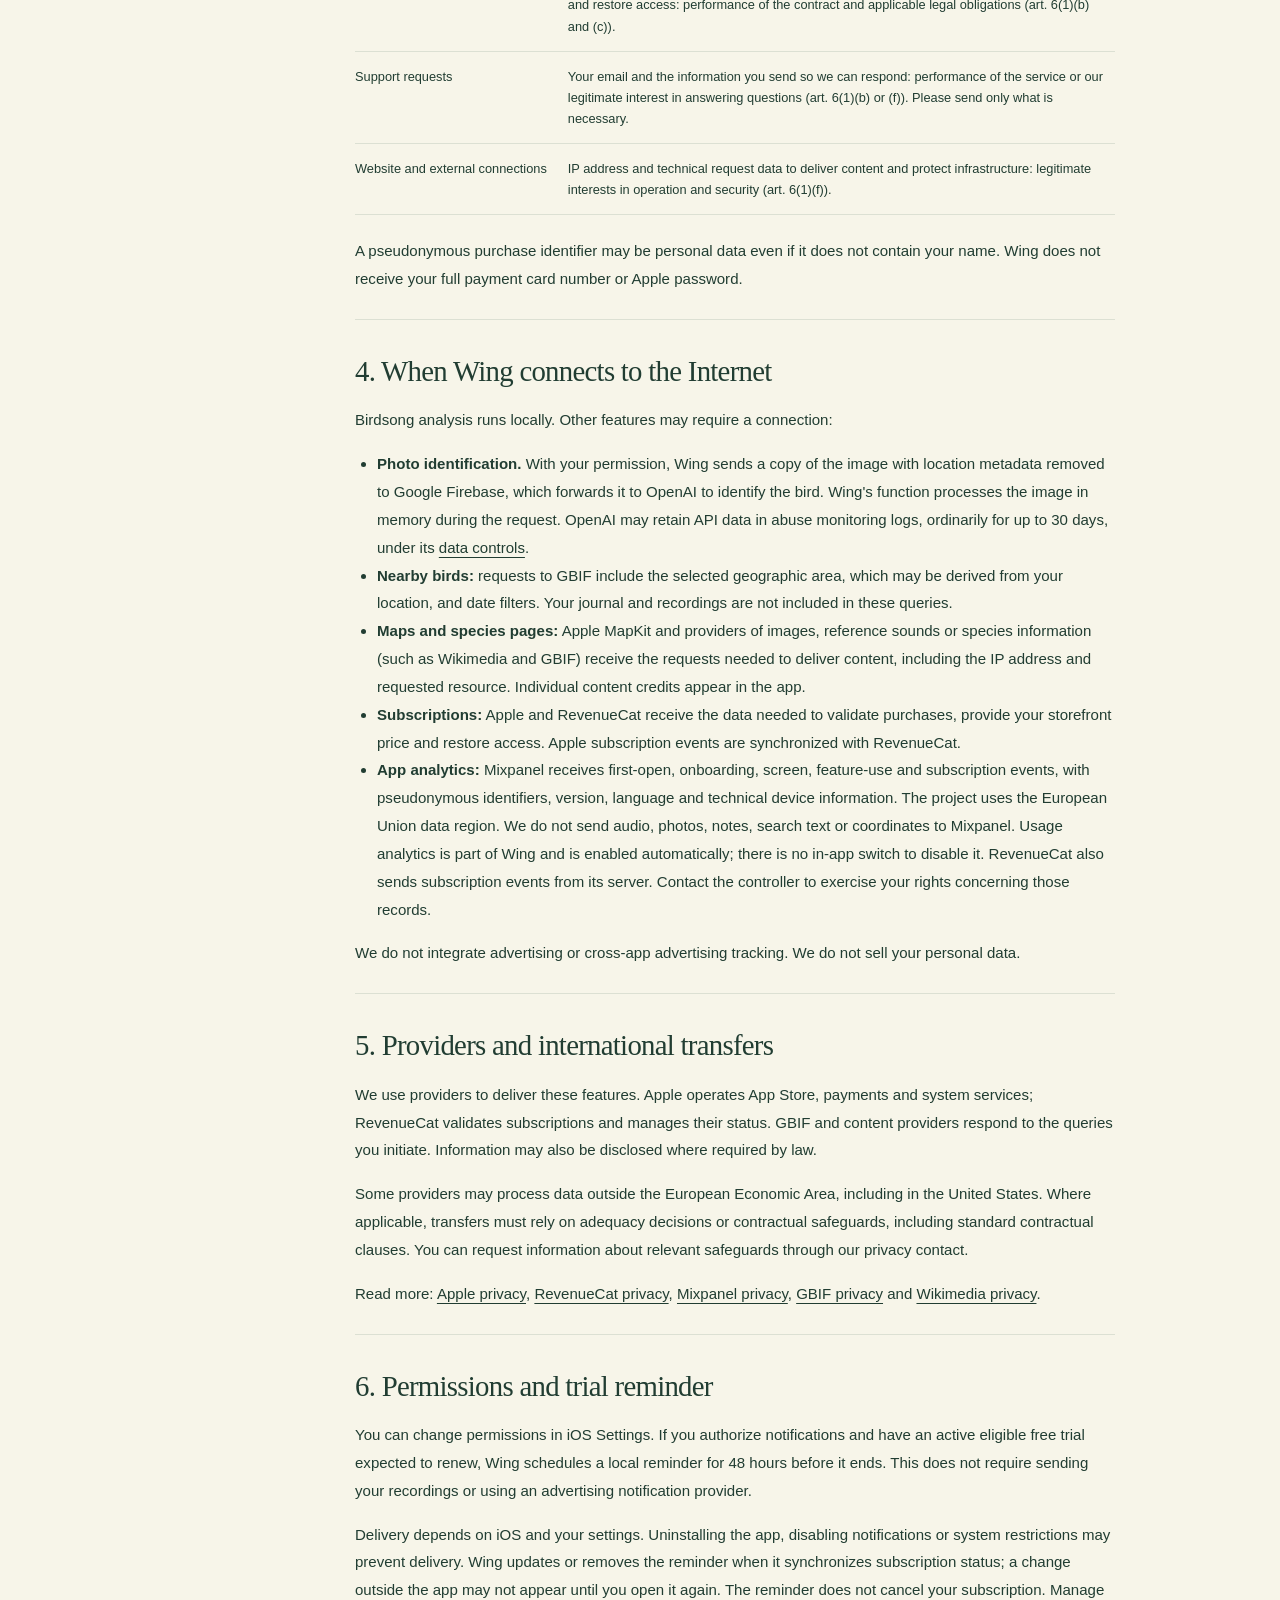
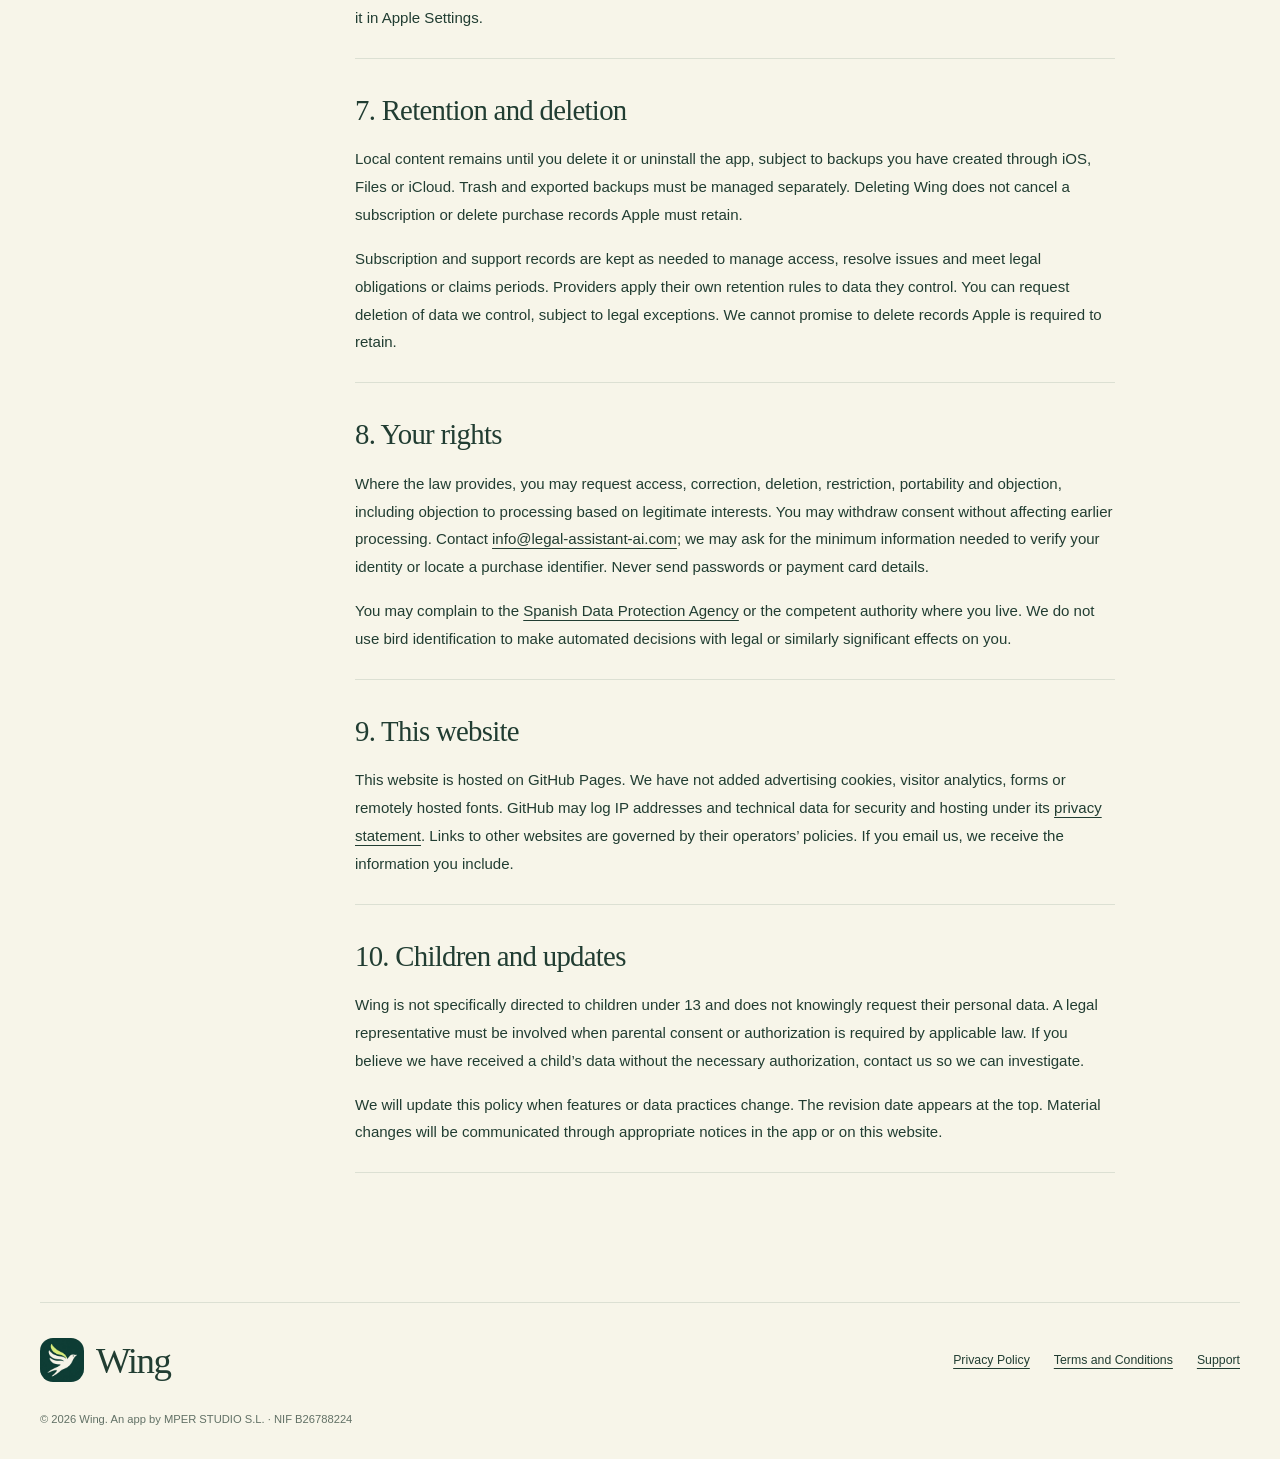
<file: en/privacy-policy/index.html>
<!doctype html>
<html lang="en">
<head>
  <meta charset="utf-8"><meta name="viewport" content="width=device-width,initial-scale=1">
  <meta name="color-scheme" content="light"><meta name="theme-color" content="#123c34">
  <title>Privacy Policy — Wing</title><meta name="description" content="A clear explanation of what stays on your iPhone, which services connect and how you can control your data.">
  <link rel="canonical" href="https://mpdevelopment39.github.io/wing-website/en/privacy-policy/">
  <link rel="alternate" hreflang="es" href="https://mpdevelopment39.github.io/wing-website/es/privacy-policy/"><link rel="alternate" hreflang="en" href="https://mpdevelopment39.github.io/wing-website/en/privacy-policy/"><link rel="alternate" hreflang="x-default" href="https://mpdevelopment39.github.io/wing-website/en/privacy-policy/">
  <meta property="og:type" content="website"><meta property="og:title" content="Privacy Policy — Wing"><meta property="og:description" content="A clear explanation of what stays on your iPhone, which services connect and how you can control your data."><meta property="og:url" content="https://mpdevelopment39.github.io/wing-website/en/privacy-policy/"><meta property="og:image" content="https://mpdevelopment39.github.io/wing-website/assets/wing-icon.jpg"><meta property="og:image:alt" content="Wing">
  <link rel="icon" href="../../assets/favicon.png"><link rel="stylesheet" href="../../styles.css?v=5">

</head><body><a class="skip" href="#main">Skip to content</a>
<header class="header wrap">
  <a class="brand" href="../../en/" aria-label="Wing"><img src="../../assets/wing-icon.jpg" width="44" height="44" alt=""><span class="wordmark">Wing</span></a>
  <nav aria-label="Main navigation">
    <a class="desktop-link" href="../../en/#features">Features</a>
    <a class="desktop-link" href="../../en/#questions">Questions</a>
    <a href="mailto:info@legal-assistant-ai.com">Support</a>
    <a class="language" href="../../es/privacy-policy/" lang="es" aria-label="Leer en español">ES</a>
  </nav>
</header><main id="main" class="wrap"><div class="legal-hero"><div class="wrap"><span class="eyebrow">Wing</span><h1>Privacy Policy</h1><p>A clear explanation of what stays on your iPhone, which services connect and how you can control your data.</p><p class="legal-date">Last updated: November 20, 2026</p></div></div><div class="legal-layout"><nav class="toc" aria-label="On this page"><h2>On this page</h2><a href="#controller">1. Who is responsible</a><a href="#device">2. What stays on your device</a><a href="#data">3. Data, purposes and legal bases</a><a href="#connections">4. When Wing connects to the Internet</a><a href="#providers">5. Providers and international transfers</a><a href="#notifications">6. Permissions and trial reminder</a><a href="#retention">7. Retention and deletion</a><a href="#rights">8. Your rights</a><a href="#website">9. This website</a><a href="#children">10. Children and updates</a></nav><article class="legal-copy"><div class="legal-summary"><p>Birdsong analysis runs on device. Photo identification uses Firebase and OpenAI with your permission. Your journal is local. Subscriptions, analytics and other content use external services; each case is explained below.</p></div><section id="controller"><h2>1. Who is responsible</h2><p>This policy explains how data is handled when you use Wing: Bird Identifier and this website. The controller is <strong>MPER STUDIO S.L. · NIF B26788224</strong>, Spain. Commercial Registry of Valladolid, electronic folio IRUS 1000468045680, registration VA-36252. For privacy questions or to exercise your rights, contact <a href="mailto:info@legal-assistant-ai.com">info@legal-assistant-ai.com</a> with the subject “Wing privacy”.</p></section><section id="device"><h2>2. What stays on your device</h2><p>Sound identification runs on your device using a machine learning model. Wing does not send recordings to an AI service to identify them. Suggestions are informational and can be wrong.</p><p>Your journal, notes, attached photos and recordings are stored locally. No Wing account is required. If you export a backup or share content, you choose the destination; Files, iCloud and other apps apply their own terms. Original photos may contain location metadata. Review what you share.</p></section><section id="data"><h2>3. Data, purposes and legal bases</h2><table><thead><tr><th>Data</th><th>Purpose and basis</th></tr></thead><tbody>
<tr><td>Audio and journal photos</td><td>Sound identification, recording and journal features you request. The basis is performance of the service (GDPR art. 6(1)(b)). Microphone, camera and photo library access depend on your device permissions.</td></tr>
<tr><td>Photo submitted for bird identification</td><td>Analyze the image and suggest species. The basis is your consent (GDPR art. 6(1)(a)), which you can withdraw in “Identification &amp; privacy”.</td></tr>
<tr><td>Location</td><td>Sighting context and nearby bird searches you request: performance of the requested service and device permission. You may also choose a location manually.</td></tr>
<tr><td>Purchases and identifiers</td><td>Apple and RevenueCat process products, receipts or transactions, subscription status, storefront country, a pseudonymous app user identifier and technical data needed to validate and restore access: performance of the contract and applicable legal obligations (art. 6(1)(b) and (c)).</td></tr>
<tr><td>Support requests</td><td>Your email and the information you send so we can respond: performance of the service or our legitimate interest in answering questions (art. 6(1)(b) or (f)). Please send only what is necessary.</td></tr>
<tr><td>Website and external connections</td><td>IP address and technical request data to deliver content and protect infrastructure: legitimate interests in operation and security (art. 6(1)(f)).</td></tr>
</tbody></table><p>A pseudonymous purchase identifier may be personal data even if it does not contain your name. Wing does not receive your full payment card number or Apple password.</p></section><section id="connections"><h2>4. When Wing connects to the Internet</h2><p>Birdsong analysis runs locally. Other features may require a connection:</p><ul>
<li><strong>Photo identification.</strong> With your permission, Wing sends a copy of the image with location metadata removed to Google Firebase, which forwards it to OpenAI to identify the bird. Wing's function processes the image in memory during the request. OpenAI may retain API data in abuse monitoring logs, ordinarily for up to 30 days, under its <a href="https://developers.openai.com/api/docs/guides/your-data">data controls</a>.</li>
<li><strong>Nearby birds:</strong> requests to GBIF include the selected geographic area, which may be derived from your location, and date filters. Your journal and recordings are not included in these queries.</li>
<li><strong>Maps and species pages:</strong> Apple MapKit and providers of images, reference sounds or species information (such as Wikimedia and GBIF) receive the requests needed to deliver content, including the IP address and requested resource. Individual content credits appear in the app.</li>
<li><strong>Subscriptions:</strong> Apple and RevenueCat receive the data needed to validate purchases, provide your storefront price and restore access. Apple subscription events are synchronized with RevenueCat.</li>
<li><strong>App analytics:</strong> Mixpanel receives first-open, onboarding, screen, feature-use and subscription events, with pseudonymous identifiers, version, language and technical device information. The project uses the European Union data region. We do not send audio, photos, notes, search text or coordinates to Mixpanel. Usage analytics is part of Wing and is enabled automatically; there is no in-app switch to disable it. RevenueCat also sends subscription events from its server. Contact the controller to exercise your rights concerning those records.</li>
</ul><p>We do not integrate advertising or cross-app advertising tracking. We do not sell your personal data.</p></section><section id="providers"><h2>5. Providers and international transfers</h2><p>We use providers to deliver these features. Apple operates App Store, payments and system services; RevenueCat validates subscriptions and manages their status. GBIF and content providers respond to the queries you initiate. Information may also be disclosed where required by law.</p><p>Some providers may process data outside the European Economic Area, including in the United States. Where applicable, transfers must rely on adequacy decisions or contractual safeguards, including standard contractual clauses. You can request information about relevant safeguards through our privacy contact.</p><p>Read more: <a href="https://www.apple.com/legal/privacy/">Apple privacy</a>, <a href="https://www.revenuecat.com/privacy/">RevenueCat privacy</a>, <a href="https://mixpanel.com/legal/privacy-policy/">Mixpanel privacy</a>, <a href="https://www.gbif.org/terms/privacy-policy">GBIF privacy</a> and <a href="https://foundation.wikimedia.org/wiki/Policy:Privacy_policy">Wikimedia privacy</a>.</p></section><section id="notifications"><h2>6. Permissions and trial reminder</h2><p>You can change permissions in iOS Settings. If you authorize notifications and have an active eligible free trial expected to renew, Wing schedules a local reminder for 48 hours before it ends. This does not require sending your recordings or using an advertising notification provider.</p><p>Delivery depends on iOS and your settings. Uninstalling the app, disabling notifications or system restrictions may prevent delivery. Wing updates or removes the reminder when it synchronizes subscription status; a change outside the app may not appear until you open it again. The reminder does not cancel your subscription. Manage it in Apple Settings.</p></section><section id="retention"><h2>7. Retention and deletion</h2><p>Local content remains until you delete it or uninstall the app, subject to backups you have created through iOS, Files or iCloud. Trash and exported backups must be managed separately. Deleting Wing does not cancel a subscription or delete purchase records Apple must retain.</p><p>Subscription and support records are kept as needed to manage access, resolve issues and meet legal obligations or claims periods. Providers apply their own retention rules to data they control. You can request deletion of data we control, subject to legal exceptions. We cannot promise to delete records Apple is required to retain.</p></section><section id="rights"><h2>8. Your rights</h2><p>Where the law provides, you may request access, correction, deletion, restriction, portability and objection, including objection to processing based on legitimate interests. You may withdraw consent without affecting earlier processing. Contact <a href="mailto:info@legal-assistant-ai.com">info@legal-assistant-ai.com</a>; we may ask for the minimum information needed to verify your identity or locate a purchase identifier. Never send passwords or payment card details.</p><p>You may complain to the <a href="https://www.aepd.es/">Spanish Data Protection Agency</a> or the competent authority where you live. We do not use bird identification to make automated decisions with legal or similarly significant effects on you.</p></section><section id="website"><h2>9. This website</h2><p>This website is hosted on GitHub Pages. We have not added advertising cookies, visitor analytics, forms or remotely hosted fonts. GitHub may log IP addresses and technical data for security and hosting under its <a href="https://docs.github.com/en/site-policy/privacy-policies/github-general-privacy-statement">privacy statement</a>. Links to other websites are governed by their operators’ policies. If you email us, we receive the information you include.</p></section><section id="children"><h2>10. Children and updates</h2><p>Wing is not specifically directed to children under 13 and does not knowingly request their personal data. A legal representative must be involved when parental consent or authorization is required by applicable law. If you believe we have received a child’s data without the necessary authorization, contact us so we can investigate.</p><p>We will update this policy when features or data practices change. The revision date appears at the top. Material changes will be communicated through appropriate notices in the app or on this website.</p></section></article></div></main><footer class="footer wrap"><div class="footer-top">
  <a class="brand" href="../../en/"><img src="../../assets/wing-icon.jpg" width="44" height="44" alt=""><span class="wordmark">Wing</span></a>
  <nav class="footer-links" aria-label="Legal information"><a href="../../en/privacy-policy/">Privacy Policy</a><a href="../../en/terms-and-conditions/">Terms and Conditions</a><a href="mailto:info@legal-assistant-ai.com">Support</a></nav>
</div><p class="copyright">© 2026 Wing. An app by MPER STUDIO S.L. · NIF B26788224</p></footer></body></html>
</file>
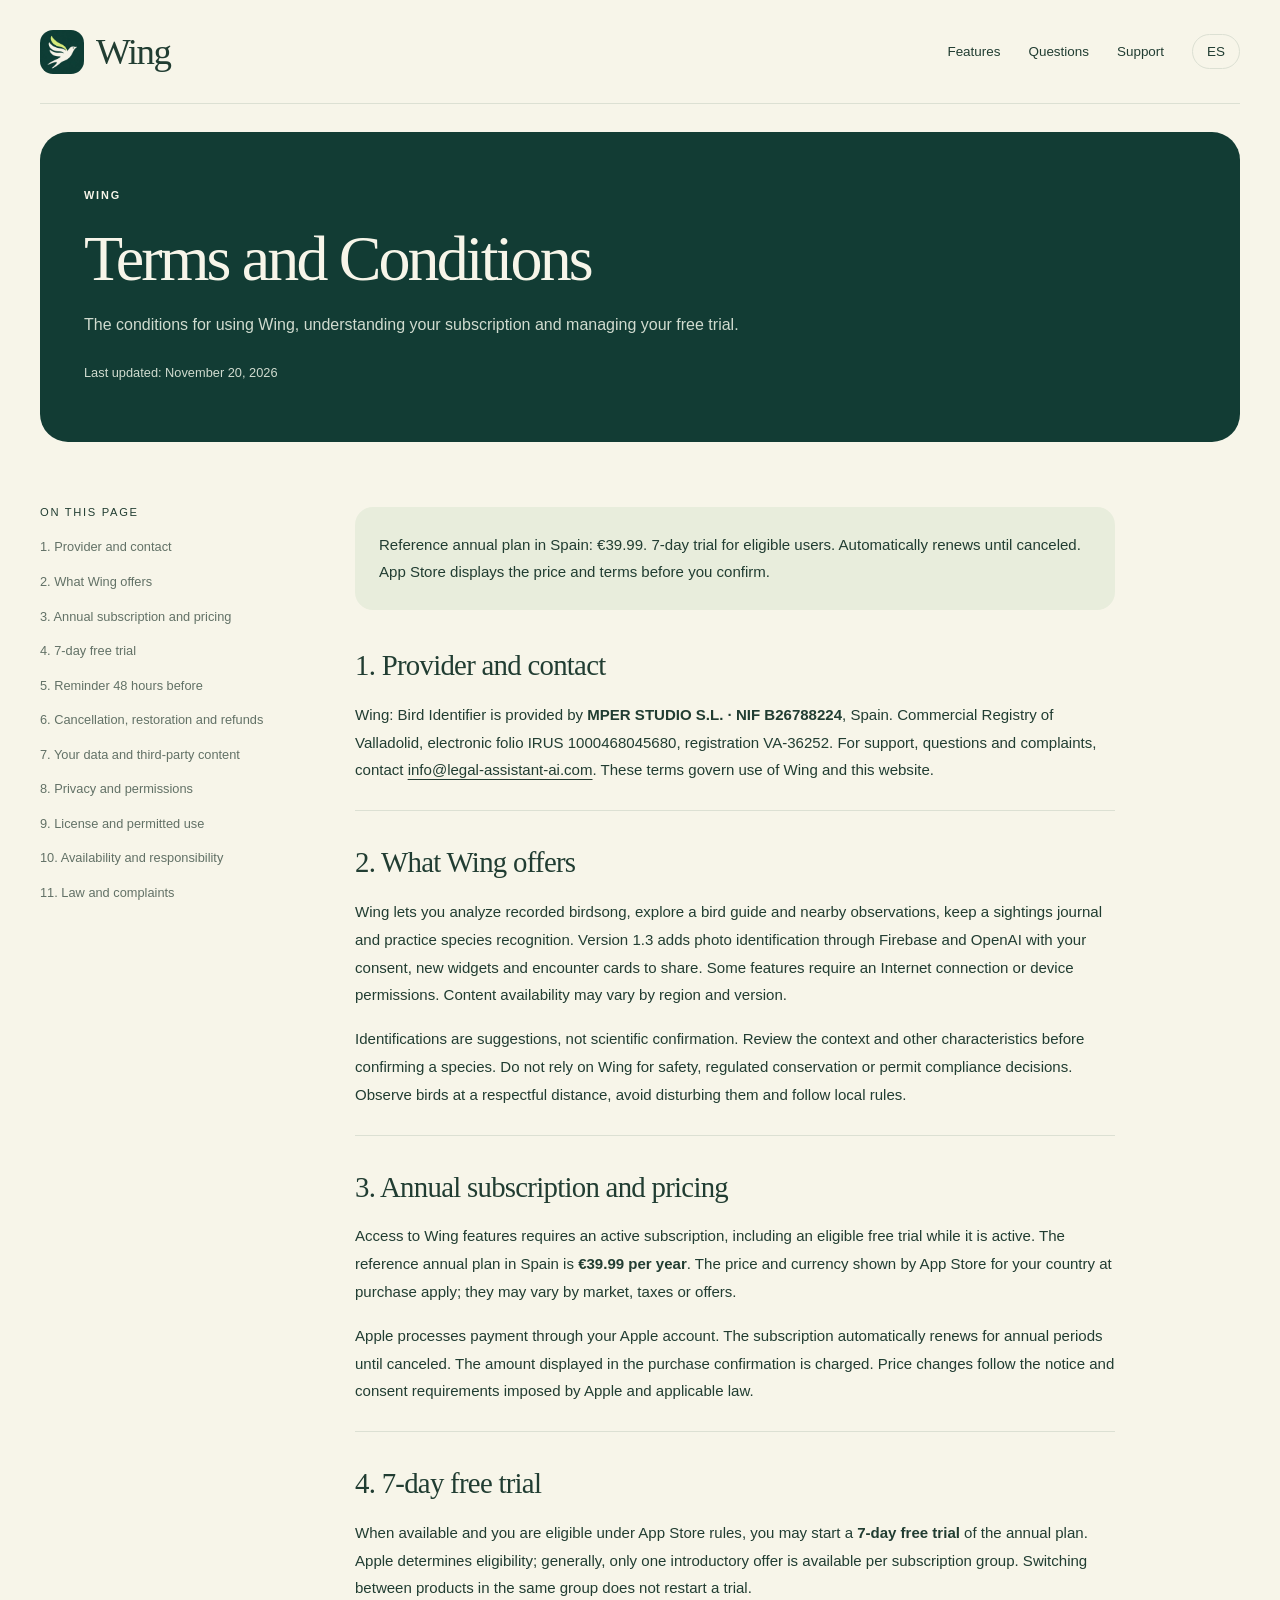
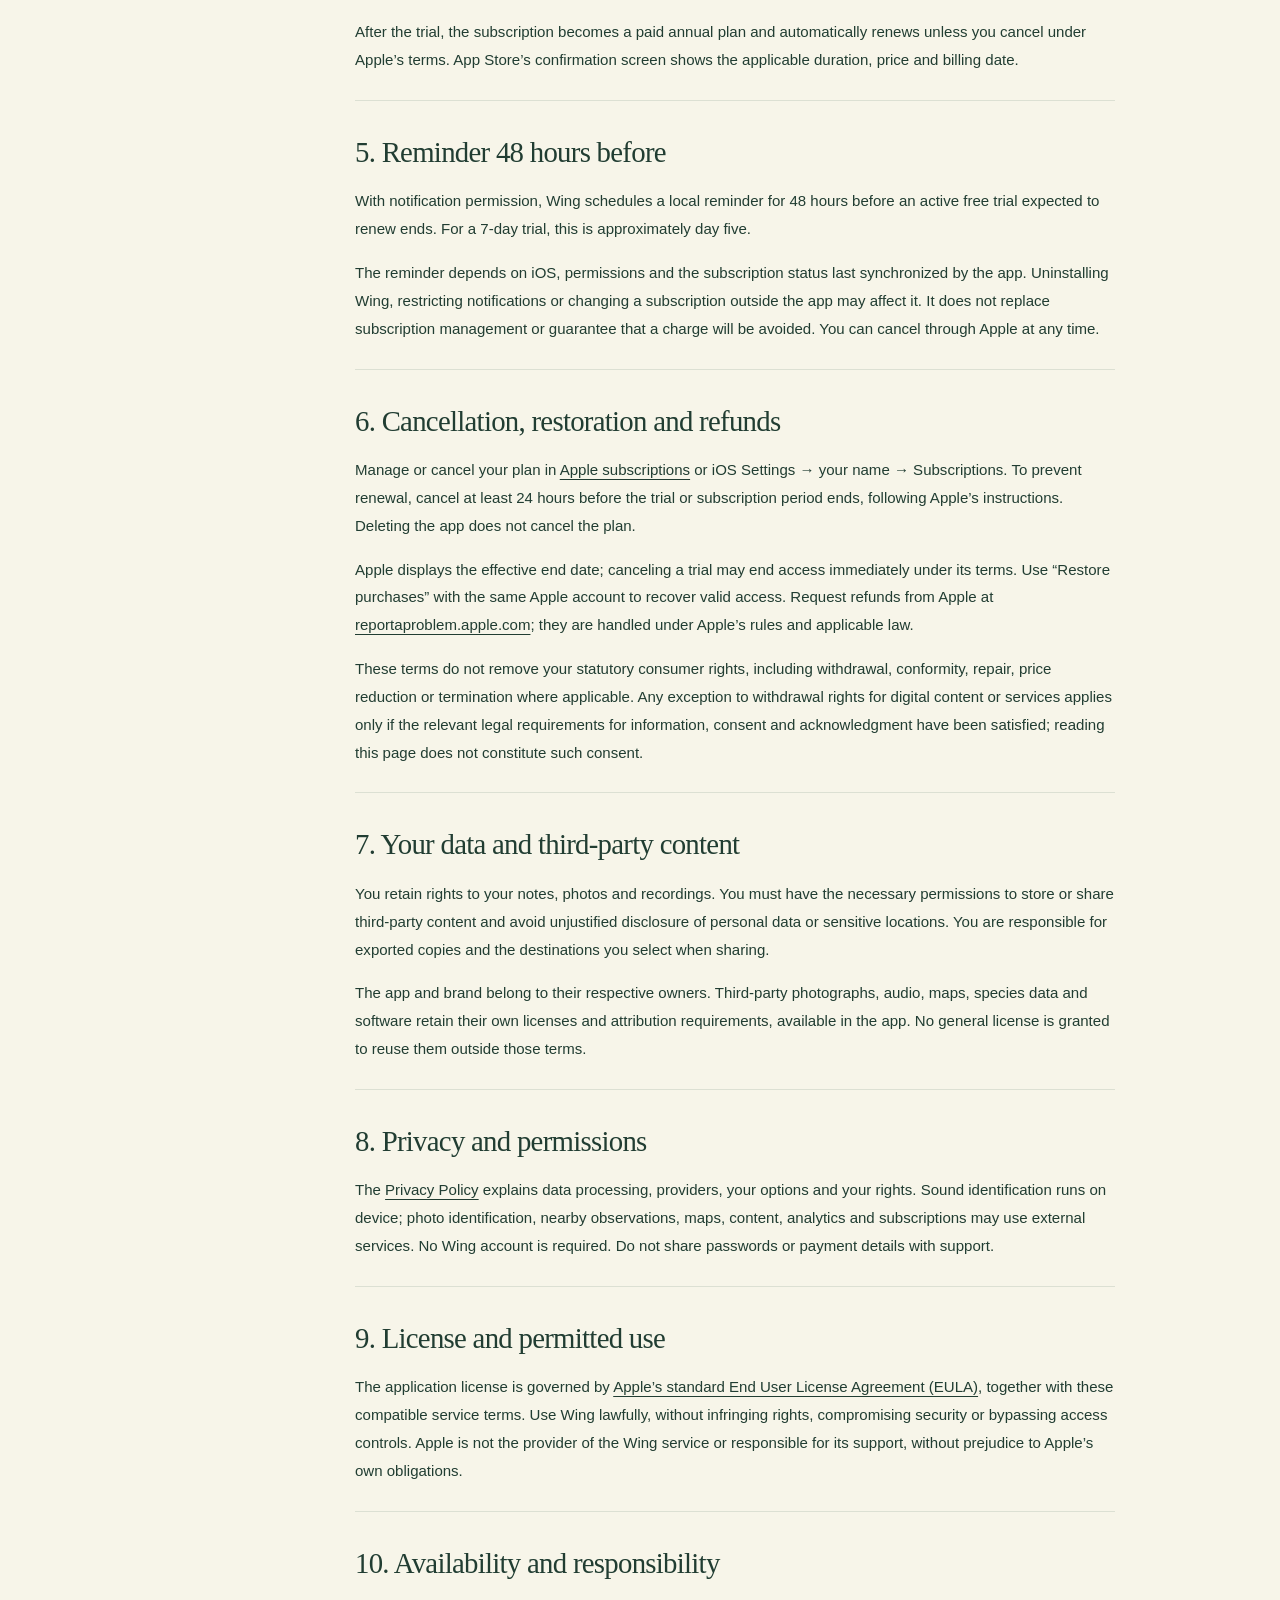
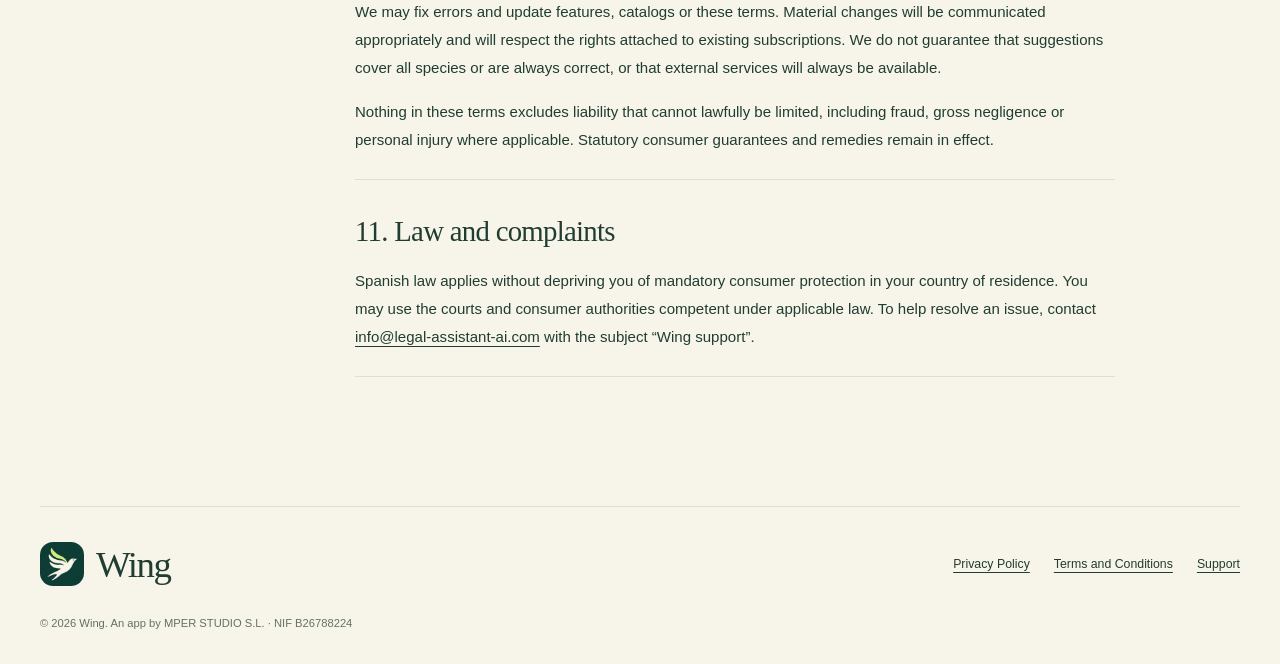
<file: en/terms-and-conditions/index.html>
<!doctype html>
<html lang="en">
<head>
  <meta charset="utf-8"><meta name="viewport" content="width=device-width,initial-scale=1">
  <meta name="color-scheme" content="light"><meta name="theme-color" content="#123c34">
  <title>Terms and Conditions — Wing</title><meta name="description" content="The conditions for using Wing, understanding your subscription and managing your free trial.">
  <link rel="canonical" href="https://mpdevelopment39.github.io/wing-website/en/terms-and-conditions/">
  <link rel="alternate" hreflang="es" href="https://mpdevelopment39.github.io/wing-website/es/terms-and-conditions/"><link rel="alternate" hreflang="en" href="https://mpdevelopment39.github.io/wing-website/en/terms-and-conditions/"><link rel="alternate" hreflang="x-default" href="https://mpdevelopment39.github.io/wing-website/en/terms-and-conditions/">
  <meta property="og:type" content="website"><meta property="og:title" content="Terms and Conditions — Wing"><meta property="og:description" content="The conditions for using Wing, understanding your subscription and managing your free trial."><meta property="og:url" content="https://mpdevelopment39.github.io/wing-website/en/terms-and-conditions/"><meta property="og:image" content="https://mpdevelopment39.github.io/wing-website/assets/wing-icon.jpg"><meta property="og:image:alt" content="Wing">
  <link rel="icon" href="../../assets/favicon.png"><link rel="stylesheet" href="../../styles.css?v=5">

</head><body><a class="skip" href="#main">Skip to content</a>
<header class="header wrap">
  <a class="brand" href="../../en/" aria-label="Wing"><img src="../../assets/wing-icon.jpg" width="44" height="44" alt=""><span class="wordmark">Wing</span></a>
  <nav aria-label="Main navigation">
    <a class="desktop-link" href="../../en/#features">Features</a>
    <a class="desktop-link" href="../../en/#questions">Questions</a>
    <a href="mailto:info@legal-assistant-ai.com">Support</a>
    <a class="language" href="../../es/terms-and-conditions/" lang="es" aria-label="Leer en español">ES</a>
  </nav>
</header><main id="main" class="wrap"><div class="legal-hero"><div class="wrap"><span class="eyebrow">Wing</span><h1>Terms and Conditions</h1><p>The conditions for using Wing, understanding your subscription and managing your free trial.</p><p class="legal-date">Last updated: November 20, 2026</p></div></div><div class="legal-layout"><nav class="toc" aria-label="On this page"><h2>On this page</h2><a href="#provider">1. Provider and contact</a><a href="#service">2. What Wing offers</a><a href="#subscription">3. Annual subscription and pricing</a><a href="#trial">4. 7-day free trial</a><a href="#reminder">5. Reminder 48 hours before</a><a href="#cancel">6. Cancellation, restoration and refunds</a><a href="#content">7. Your data and third-party content</a><a href="#privacy">8. Privacy and permissions</a><a href="#license">9. License and permitted use</a><a href="#changes">10. Availability and responsibility</a><a href="#law">11. Law and complaints</a></nav><article class="legal-copy"><div class="legal-summary"><p>Reference annual plan in Spain: €39.99. 7-day trial for eligible users. Automatically renews until canceled. App Store displays the price and terms before you confirm.</p></div><section id="provider"><h2>1. Provider and contact</h2><p>Wing: Bird Identifier is provided by <strong>MPER STUDIO S.L. · NIF B26788224</strong>, Spain. Commercial Registry of Valladolid, electronic folio IRUS 1000468045680, registration VA-36252. For support, questions and complaints, contact <a href="mailto:info@legal-assistant-ai.com">info@legal-assistant-ai.com</a>. These terms govern use of Wing and this website.</p></section><section id="service"><h2>2. What Wing offers</h2><p>Wing lets you analyze recorded birdsong, explore a bird guide and nearby observations, keep a sightings journal and practice species recognition. Version 1.3 adds photo identification through Firebase and OpenAI with your consent, new widgets and encounter cards to share. Some features require an Internet connection or device permissions. Content availability may vary by region and version.</p><p>Identifications are suggestions, not scientific confirmation. Review the context and other characteristics before confirming a species. Do not rely on Wing for safety, regulated conservation or permit compliance decisions. Observe birds at a respectful distance, avoid disturbing them and follow local rules.</p></section><section id="subscription"><h2>3. Annual subscription and pricing</h2><p>Access to Wing features requires an active subscription, including an eligible free trial while it is active. The reference annual plan in Spain is <strong>€39.99 per year</strong>. The price and currency shown by App Store for your country at purchase apply; they may vary by market, taxes or offers.</p><p>Apple processes payment through your Apple account. The subscription automatically renews for annual periods until canceled. The amount displayed in the purchase confirmation is charged. Price changes follow the notice and consent requirements imposed by Apple and applicable law.</p></section><section id="trial"><h2>4. 7-day free trial</h2><p>When available and you are eligible under App Store rules, you may start a <strong>7-day free trial</strong> of the annual plan. Apple determines eligibility; generally, only one introductory offer is available per subscription group. Switching between products in the same group does not restart a trial.</p><p>After the trial, the subscription becomes a paid annual plan and automatically renews unless you cancel under Apple’s terms. App Store’s confirmation screen shows the applicable duration, price and billing date.</p></section><section id="reminder"><h2>5. Reminder 48 hours before</h2><p>With notification permission, Wing schedules a local reminder for 48 hours before an active free trial expected to renew ends. For a 7-day trial, this is approximately day five.</p><p>The reminder depends on iOS, permissions and the subscription status last synchronized by the app. Uninstalling Wing, restricting notifications or changing a subscription outside the app may affect it. It does not replace subscription management or guarantee that a charge will be avoided. You can cancel through Apple at any time.</p></section><section id="cancel"><h2>6. Cancellation, restoration and refunds</h2><p>Manage or cancel your plan in <a href="https://apps.apple.com/account/subscriptions">Apple subscriptions</a> or iOS Settings → your name → Subscriptions. To prevent renewal, cancel at least 24 hours before the trial or subscription period ends, following Apple’s instructions. Deleting the app does not cancel the plan.</p><p>Apple displays the effective end date; canceling a trial may end access immediately under its terms. Use “Restore purchases” with the same Apple account to recover valid access. Request refunds from Apple at <a href="https://reportaproblem.apple.com/">reportaproblem.apple.com</a>; they are handled under Apple’s rules and applicable law.</p><p>These terms do not remove your statutory consumer rights, including withdrawal, conformity, repair, price reduction or termination where applicable. Any exception to withdrawal rights for digital content or services applies only if the relevant legal requirements for information, consent and acknowledgment have been satisfied; reading this page does not constitute such consent.</p></section><section id="content"><h2>7. Your data and third-party content</h2><p>You retain rights to your notes, photos and recordings. You must have the necessary permissions to store or share third-party content and avoid unjustified disclosure of personal data or sensitive locations. You are responsible for exported copies and the destinations you select when sharing.</p><p>The app and brand belong to their respective owners. Third-party photographs, audio, maps, species data and software retain their own licenses and attribution requirements, available in the app. No general license is granted to reuse them outside those terms.</p></section><section id="privacy"><h2>8. Privacy and permissions</h2><p>The <a href="../privacy-policy/">Privacy Policy</a> explains data processing, providers, your options and your rights. Sound identification runs on device; photo identification, nearby observations, maps, content, analytics and subscriptions may use external services. No Wing account is required. Do not share passwords or payment details with support.</p></section><section id="license"><h2>9. License and permitted use</h2><p>The application license is governed by <a href="https://www.apple.com/legal/internet-services/itunes/dev/stdeula/">Apple’s standard End User License Agreement (EULA)</a>, together with these compatible service terms. Use Wing lawfully, without infringing rights, compromising security or bypassing access controls. Apple is not the provider of the Wing service or responsible for its support, without prejudice to Apple’s own obligations.</p></section><section id="changes"><h2>10. Availability and responsibility</h2><p>We may fix errors and update features, catalogs or these terms. Material changes will be communicated appropriately and will respect the rights attached to existing subscriptions. We do not guarantee that suggestions cover all species or are always correct, or that external services will always be available.</p><p>Nothing in these terms excludes liability that cannot lawfully be limited, including fraud, gross negligence or personal injury where applicable. Statutory consumer guarantees and remedies remain in effect.</p></section><section id="law"><h2>11. Law and complaints</h2><p>Spanish law applies without depriving you of mandatory consumer protection in your country of residence. You may use the courts and consumer authorities competent under applicable law. To help resolve an issue, contact <a href="mailto:info@legal-assistant-ai.com">info@legal-assistant-ai.com</a> with the subject “Wing support”.</p></section></article></div></main><footer class="footer wrap"><div class="footer-top">
  <a class="brand" href="../../en/"><img src="../../assets/wing-icon.jpg" width="44" height="44" alt=""><span class="wordmark">Wing</span></a>
  <nav class="footer-links" aria-label="Legal information"><a href="../../en/privacy-policy/">Privacy Policy</a><a href="../../en/terms-and-conditions/">Terms and Conditions</a><a href="mailto:info@legal-assistant-ai.com">Support</a></nav>
</div><p class="copyright">© 2026 Wing. An app by MPER STUDIO S.L. · NIF B26788224</p></footer></body></html>
</file>
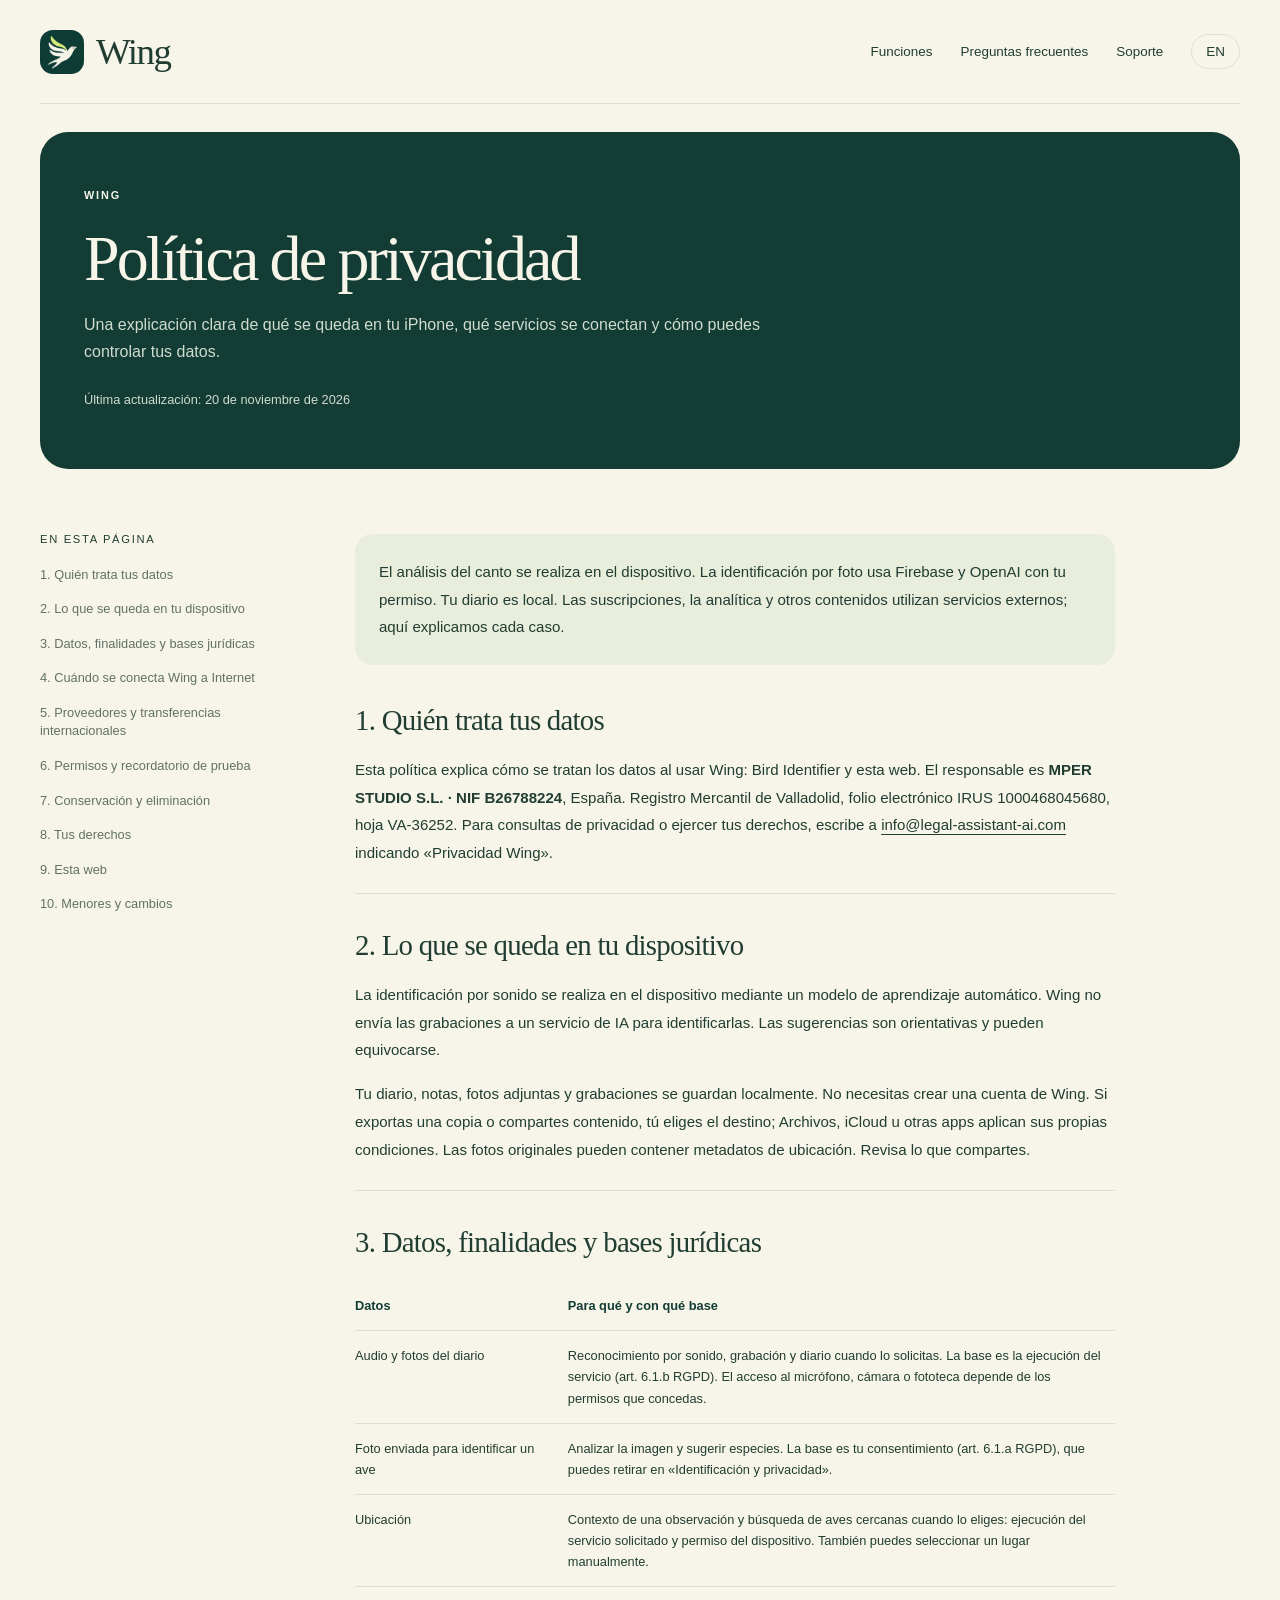
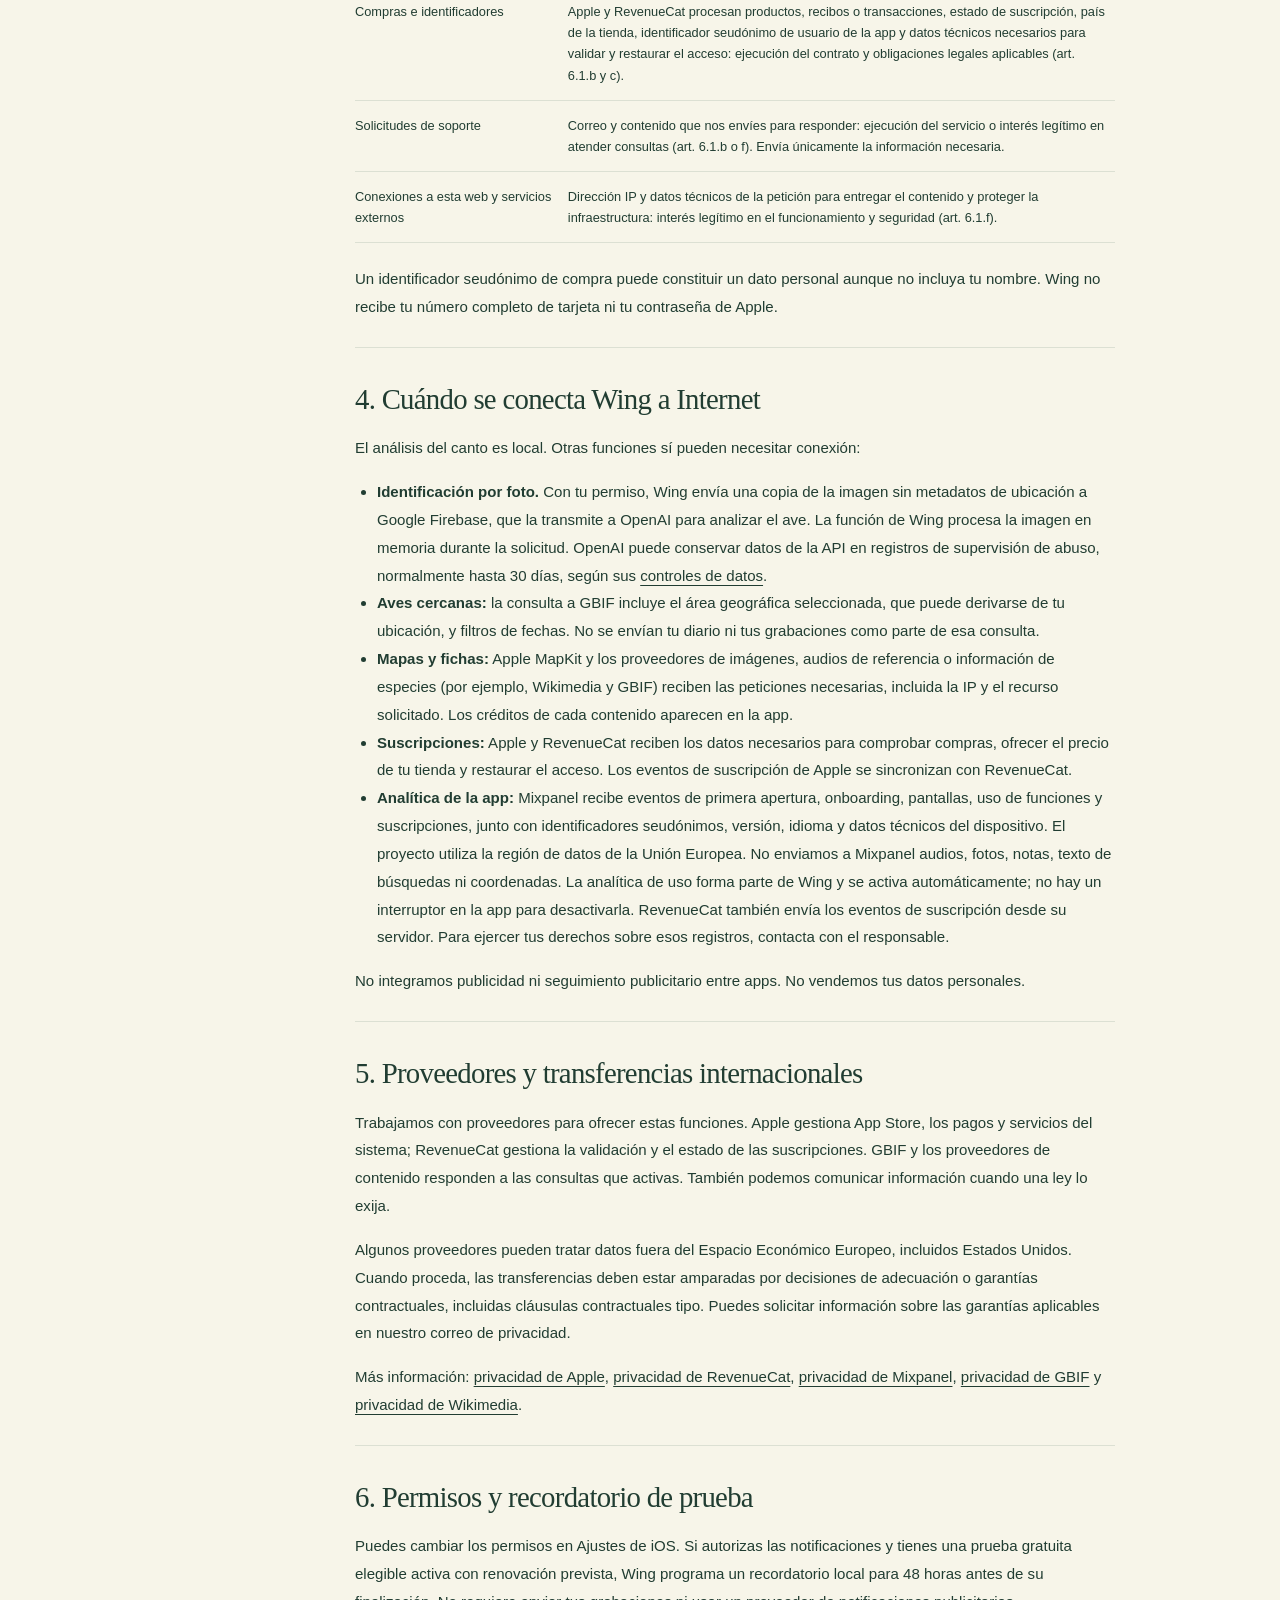
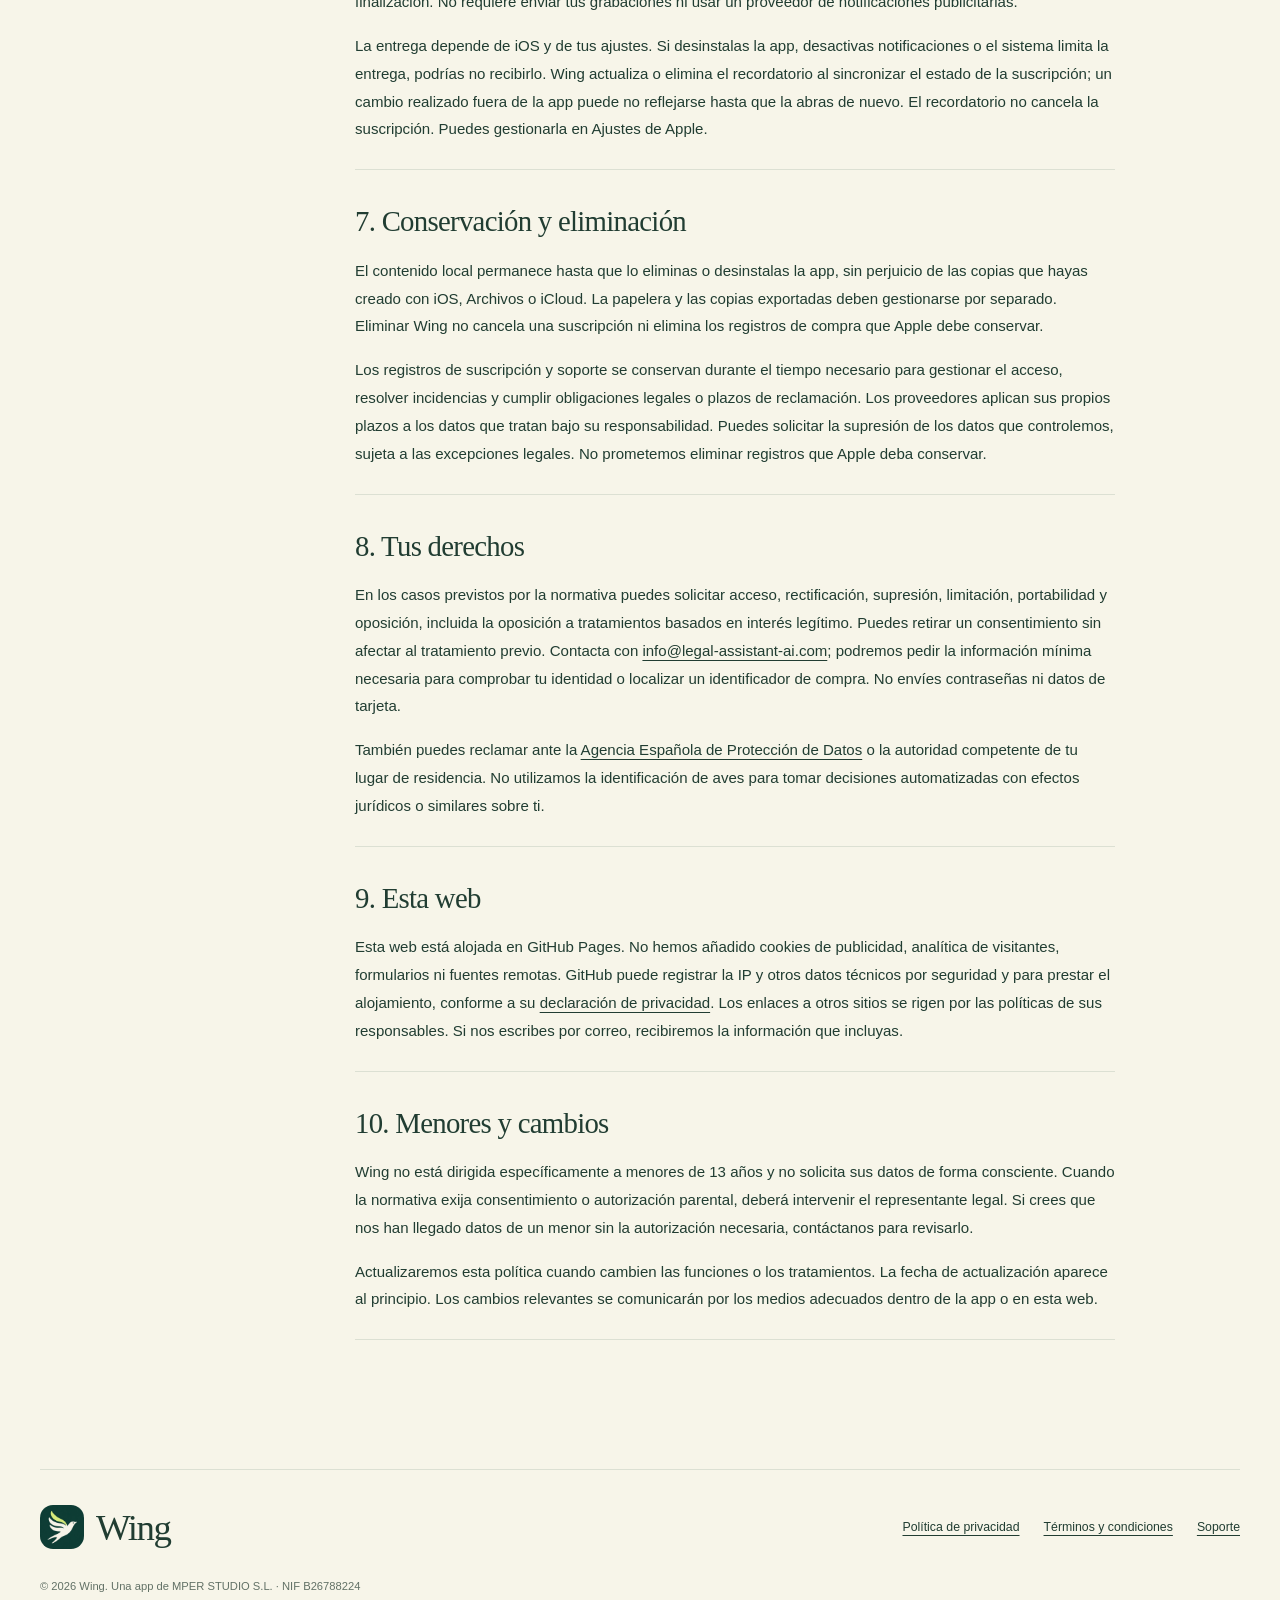
<file: es/privacy-policy/index.html>
<!doctype html>
<html lang="es">
<head>
  <meta charset="utf-8"><meta name="viewport" content="width=device-width,initial-scale=1">
  <meta name="color-scheme" content="light"><meta name="theme-color" content="#123c34">
  <title>Política de privacidad — Wing</title><meta name="description" content="Una explicación clara de qué se queda en tu iPhone, qué servicios se conectan y cómo puedes controlar tus datos.">
  <link rel="canonical" href="https://mpdevelopment39.github.io/wing-website/es/privacy-policy/">
  <link rel="alternate" hreflang="es" href="https://mpdevelopment39.github.io/wing-website/es/privacy-policy/"><link rel="alternate" hreflang="en" href="https://mpdevelopment39.github.io/wing-website/en/privacy-policy/"><link rel="alternate" hreflang="x-default" href="https://mpdevelopment39.github.io/wing-website/en/privacy-policy/">
  <meta property="og:type" content="website"><meta property="og:title" content="Política de privacidad — Wing"><meta property="og:description" content="Una explicación clara de qué se queda en tu iPhone, qué servicios se conectan y cómo puedes controlar tus datos."><meta property="og:url" content="https://mpdevelopment39.github.io/wing-website/es/privacy-policy/"><meta property="og:image" content="https://mpdevelopment39.github.io/wing-website/assets/wing-icon.jpg"><meta property="og:image:alt" content="Wing">
  <link rel="icon" href="../../assets/favicon.png"><link rel="stylesheet" href="../../styles.css?v=5">

</head><body><a class="skip" href="#main">Ir al contenido</a>
<header class="header wrap">
  <a class="brand" href="../../es/" aria-label="Wing"><img src="../../assets/wing-icon.jpg" width="44" height="44" alt=""><span class="wordmark">Wing</span></a>
  <nav aria-label="Navegación principal">
    <a class="desktop-link" href="../../es/#features">Funciones</a>
    <a class="desktop-link" href="../../es/#questions">Preguntas frecuentes</a>
    <a href="mailto:info@legal-assistant-ai.com">Soporte</a>
    <a class="language" href="../../en/privacy-policy/" lang="en" aria-label="Read in English">EN</a>
  </nav>
</header><main id="main" class="wrap"><div class="legal-hero"><div class="wrap"><span class="eyebrow">Wing</span><h1>Política de privacidad</h1><p>Una explicación clara de qué se queda en tu iPhone, qué servicios se conectan y cómo puedes controlar tus datos.</p><p class="legal-date">Última actualización: 20 de noviembre de 2026</p></div></div><div class="legal-layout"><nav class="toc" aria-label="En esta página"><h2>En esta página</h2><a href="#responsable">1. Quién trata tus datos</a><a href="#dispositivo">2. Lo que se queda en tu dispositivo</a><a href="#datos">3. Datos, finalidades y bases jurídicas</a><a href="#conexiones">4. Cuándo se conecta Wing a Internet</a><a href="#proveedores">5. Proveedores y transferencias internacionales</a><a href="#avisos">6. Permisos y recordatorio de prueba</a><a href="#conservacion">7. Conservación y eliminación</a><a href="#derechos">8. Tus derechos</a><a href="#web">9. Esta web</a><a href="#menores">10. Menores y cambios</a></nav><article class="legal-copy"><div class="legal-summary"><p>El análisis del canto se realiza en el dispositivo. La identificación por foto usa Firebase y OpenAI con tu permiso. Tu diario es local. Las suscripciones, la analítica y otros contenidos utilizan servicios externos; aquí explicamos cada caso.</p></div><section id="responsable"><h2>1. Quién trata tus datos</h2><p>Esta política explica cómo se tratan los datos al usar Wing: Bird Identifier y esta web. El responsable es <strong>MPER STUDIO S.L. · NIF B26788224</strong>, España. Registro Mercantil de Valladolid, folio electrónico IRUS 1000468045680, hoja VA-36252. Para consultas de privacidad o ejercer tus derechos, escribe a <a href="mailto:info@legal-assistant-ai.com">info@legal-assistant-ai.com</a> indicando «Privacidad Wing».</p></section><section id="dispositivo"><h2>2. Lo que se queda en tu dispositivo</h2><p>La identificación por sonido se realiza en el dispositivo mediante un modelo de aprendizaje automático. Wing no envía las grabaciones a un servicio de IA para identificarlas. Las sugerencias son orientativas y pueden equivocarse.</p><p>Tu diario, notas, fotos adjuntas y grabaciones se guardan localmente. No necesitas crear una cuenta de Wing. Si exportas una copia o compartes contenido, tú eliges el destino; Archivos, iCloud u otras apps aplican sus propias condiciones. Las fotos originales pueden contener metadatos de ubicación. Revisa lo que compartes.</p></section><section id="datos"><h2>3. Datos, finalidades y bases jurídicas</h2><table><thead><tr><th>Datos</th><th>Para qué y con qué base</th></tr></thead><tbody>
<tr><td>Audio y fotos del diario</td><td>Reconocimiento por sonido, grabación y diario cuando lo solicitas. La base es la ejecución del servicio (art. 6.1.b RGPD). El acceso al micrófono, cámara o fototeca depende de los permisos que concedas.</td></tr>
<tr><td>Foto enviada para identificar un ave</td><td>Analizar la imagen y sugerir especies. La base es tu consentimiento (art. 6.1.a RGPD), que puedes retirar en «Identificación y privacidad».</td></tr>
<tr><td>Ubicación</td><td>Contexto de una observación y búsqueda de aves cercanas cuando lo eliges: ejecución del servicio solicitado y permiso del dispositivo. También puedes seleccionar un lugar manualmente.</td></tr>
<tr><td>Compras e identificadores</td><td>Apple y RevenueCat procesan productos, recibos o transacciones, estado de suscripción, país de la tienda, identificador seudónimo de usuario de la app y datos técnicos necesarios para validar y restaurar el acceso: ejecución del contrato y obligaciones legales aplicables (art. 6.1.b y c).</td></tr>
<tr><td>Solicitudes de soporte</td><td>Correo y contenido que nos envíes para responder: ejecución del servicio o interés legítimo en atender consultas (art. 6.1.b o f). Envía únicamente la información necesaria.</td></tr>
<tr><td>Conexiones a esta web y servicios externos</td><td>Dirección IP y datos técnicos de la petición para entregar el contenido y proteger la infraestructura: interés legítimo en el funcionamiento y seguridad (art. 6.1.f).</td></tr>
</tbody></table><p>Un identificador seudónimo de compra puede constituir un dato personal aunque no incluya tu nombre. Wing no recibe tu número completo de tarjeta ni tu contraseña de Apple.</p></section><section id="conexiones"><h2>4. Cuándo se conecta Wing a Internet</h2><p>El análisis del canto es local. Otras funciones sí pueden necesitar conexión:</p><ul>
<li><strong>Identificación por foto.</strong> Con tu permiso, Wing envía una copia de la imagen sin metadatos de ubicación a Google Firebase, que la transmite a OpenAI para analizar el ave. La función de Wing procesa la imagen en memoria durante la solicitud. OpenAI puede conservar datos de la API en registros de supervisión de abuso, normalmente hasta 30 días, según sus <a href="https://developers.openai.com/api/docs/guides/your-data">controles de datos</a>.</li>
<li><strong>Aves cercanas:</strong> la consulta a GBIF incluye el área geográfica seleccionada, que puede derivarse de tu ubicación, y filtros de fechas. No se envían tu diario ni tus grabaciones como parte de esa consulta.</li>
<li><strong>Mapas y fichas:</strong> Apple MapKit y los proveedores de imágenes, audios de referencia o información de especies (por ejemplo, Wikimedia y GBIF) reciben las peticiones necesarias, incluida la IP y el recurso solicitado. Los créditos de cada contenido aparecen en la app.</li>
<li><strong>Suscripciones:</strong> Apple y RevenueCat reciben los datos necesarios para comprobar compras, ofrecer el precio de tu tienda y restaurar el acceso. Los eventos de suscripción de Apple se sincronizan con RevenueCat.</li>
<li><strong>Analítica de la app:</strong> Mixpanel recibe eventos de primera apertura, onboarding, pantallas, uso de funciones y suscripciones, junto con identificadores seudónimos, versión, idioma y datos técnicos del dispositivo. El proyecto utiliza la región de datos de la Unión Europea. No enviamos a Mixpanel audios, fotos, notas, texto de búsquedas ni coordenadas. La analítica de uso forma parte de Wing y se activa automáticamente; no hay un interruptor en la app para desactivarla. RevenueCat también envía los eventos de suscripción desde su servidor. Para ejercer tus derechos sobre esos registros, contacta con el responsable.</li>
</ul><p>No integramos publicidad ni seguimiento publicitario entre apps. No vendemos tus datos personales.</p></section><section id="proveedores"><h2>5. Proveedores y transferencias internacionales</h2><p>Trabajamos con proveedores para ofrecer estas funciones. Apple gestiona App Store, los pagos y servicios del sistema; RevenueCat gestiona la validación y el estado de las suscripciones. GBIF y los proveedores de contenido responden a las consultas que activas. También podemos comunicar información cuando una ley lo exija.</p><p>Algunos proveedores pueden tratar datos fuera del Espacio Económico Europeo, incluidos Estados Unidos. Cuando proceda, las transferencias deben estar amparadas por decisiones de adecuación o garantías contractuales, incluidas cláusulas contractuales tipo. Puedes solicitar información sobre las garantías aplicables en nuestro correo de privacidad.</p><p>Más información: <a href="https://www.apple.com/legal/privacy/">privacidad de Apple</a>, <a href="https://www.revenuecat.com/privacy/">privacidad de RevenueCat</a>, <a href="https://mixpanel.com/legal/privacy-policy/">privacidad de Mixpanel</a>, <a href="https://www.gbif.org/terms/privacy-policy">privacidad de GBIF</a> y <a href="https://foundation.wikimedia.org/wiki/Policy:Privacy_policy">privacidad de Wikimedia</a>.</p></section><section id="avisos"><h2>6. Permisos y recordatorio de prueba</h2><p>Puedes cambiar los permisos en Ajustes de iOS. Si autorizas las notificaciones y tienes una prueba gratuita elegible activa con renovación prevista, Wing programa un recordatorio local para 48 horas antes de su finalización. No requiere enviar tus grabaciones ni usar un proveedor de notificaciones publicitarias.</p><p>La entrega depende de iOS y de tus ajustes. Si desinstalas la app, desactivas notificaciones o el sistema limita la entrega, podrías no recibirlo. Wing actualiza o elimina el recordatorio al sincronizar el estado de la suscripción; un cambio realizado fuera de la app puede no reflejarse hasta que la abras de nuevo. El recordatorio no cancela la suscripción. Puedes gestionarla en Ajustes de Apple.</p></section><section id="conservacion"><h2>7. Conservación y eliminación</h2><p>El contenido local permanece hasta que lo eliminas o desinstalas la app, sin perjuicio de las copias que hayas creado con iOS, Archivos o iCloud. La papelera y las copias exportadas deben gestionarse por separado. Eliminar Wing no cancela una suscripción ni elimina los registros de compra que Apple debe conservar.</p><p>Los registros de suscripción y soporte se conservan durante el tiempo necesario para gestionar el acceso, resolver incidencias y cumplir obligaciones legales o plazos de reclamación. Los proveedores aplican sus propios plazos a los datos que tratan bajo su responsabilidad. Puedes solicitar la supresión de los datos que controlemos, sujeta a las excepciones legales. No prometemos eliminar registros que Apple deba conservar.</p></section><section id="derechos"><h2>8. Tus derechos</h2><p>En los casos previstos por la normativa puedes solicitar acceso, rectificación, supresión, limitación, portabilidad y oposición, incluida la oposición a tratamientos basados en interés legítimo. Puedes retirar un consentimiento sin afectar al tratamiento previo. Contacta con <a href="mailto:info@legal-assistant-ai.com">info@legal-assistant-ai.com</a>; podremos pedir la información mínima necesaria para comprobar tu identidad o localizar un identificador de compra. No envíes contraseñas ni datos de tarjeta.</p><p>También puedes reclamar ante la <a href="https://www.aepd.es/">Agencia Española de Protección de Datos</a> o la autoridad competente de tu lugar de residencia. No utilizamos la identificación de aves para tomar decisiones automatizadas con efectos jurídicos o similares sobre ti.</p></section><section id="web"><h2>9. Esta web</h2><p>Esta web está alojada en GitHub Pages. No hemos añadido cookies de publicidad, analítica de visitantes, formularios ni fuentes remotas. GitHub puede registrar la IP y otros datos técnicos por seguridad y para prestar el alojamiento, conforme a su <a href="https://docs.github.com/en/site-policy/privacy-policies/github-general-privacy-statement">declaración de privacidad</a>. Los enlaces a otros sitios se rigen por las políticas de sus responsables. Si nos escribes por correo, recibiremos la información que incluyas.</p></section><section id="menores"><h2>10. Menores y cambios</h2><p>Wing no está dirigida específicamente a menores de 13 años y no solicita sus datos de forma consciente. Cuando la normativa exija consentimiento o autorización parental, deberá intervenir el representante legal. Si crees que nos han llegado datos de un menor sin la autorización necesaria, contáctanos para revisarlo.</p><p>Actualizaremos esta política cuando cambien las funciones o los tratamientos. La fecha de actualización aparece al principio. Los cambios relevantes se comunicarán por los medios adecuados dentro de la app o en esta web.</p></section></article></div></main><footer class="footer wrap"><div class="footer-top">
  <a class="brand" href="../../es/"><img src="../../assets/wing-icon.jpg" width="44" height="44" alt=""><span class="wordmark">Wing</span></a>
  <nav class="footer-links" aria-label="Información legal"><a href="../../es/privacy-policy/">Política de privacidad</a><a href="../../es/terms-and-conditions/">Términos y condiciones</a><a href="mailto:info@legal-assistant-ai.com">Soporte</a></nav>
</div><p class="copyright">© 2026 Wing. Una app de MPER STUDIO S.L. · NIF B26788224</p></footer></body></html>
</file>
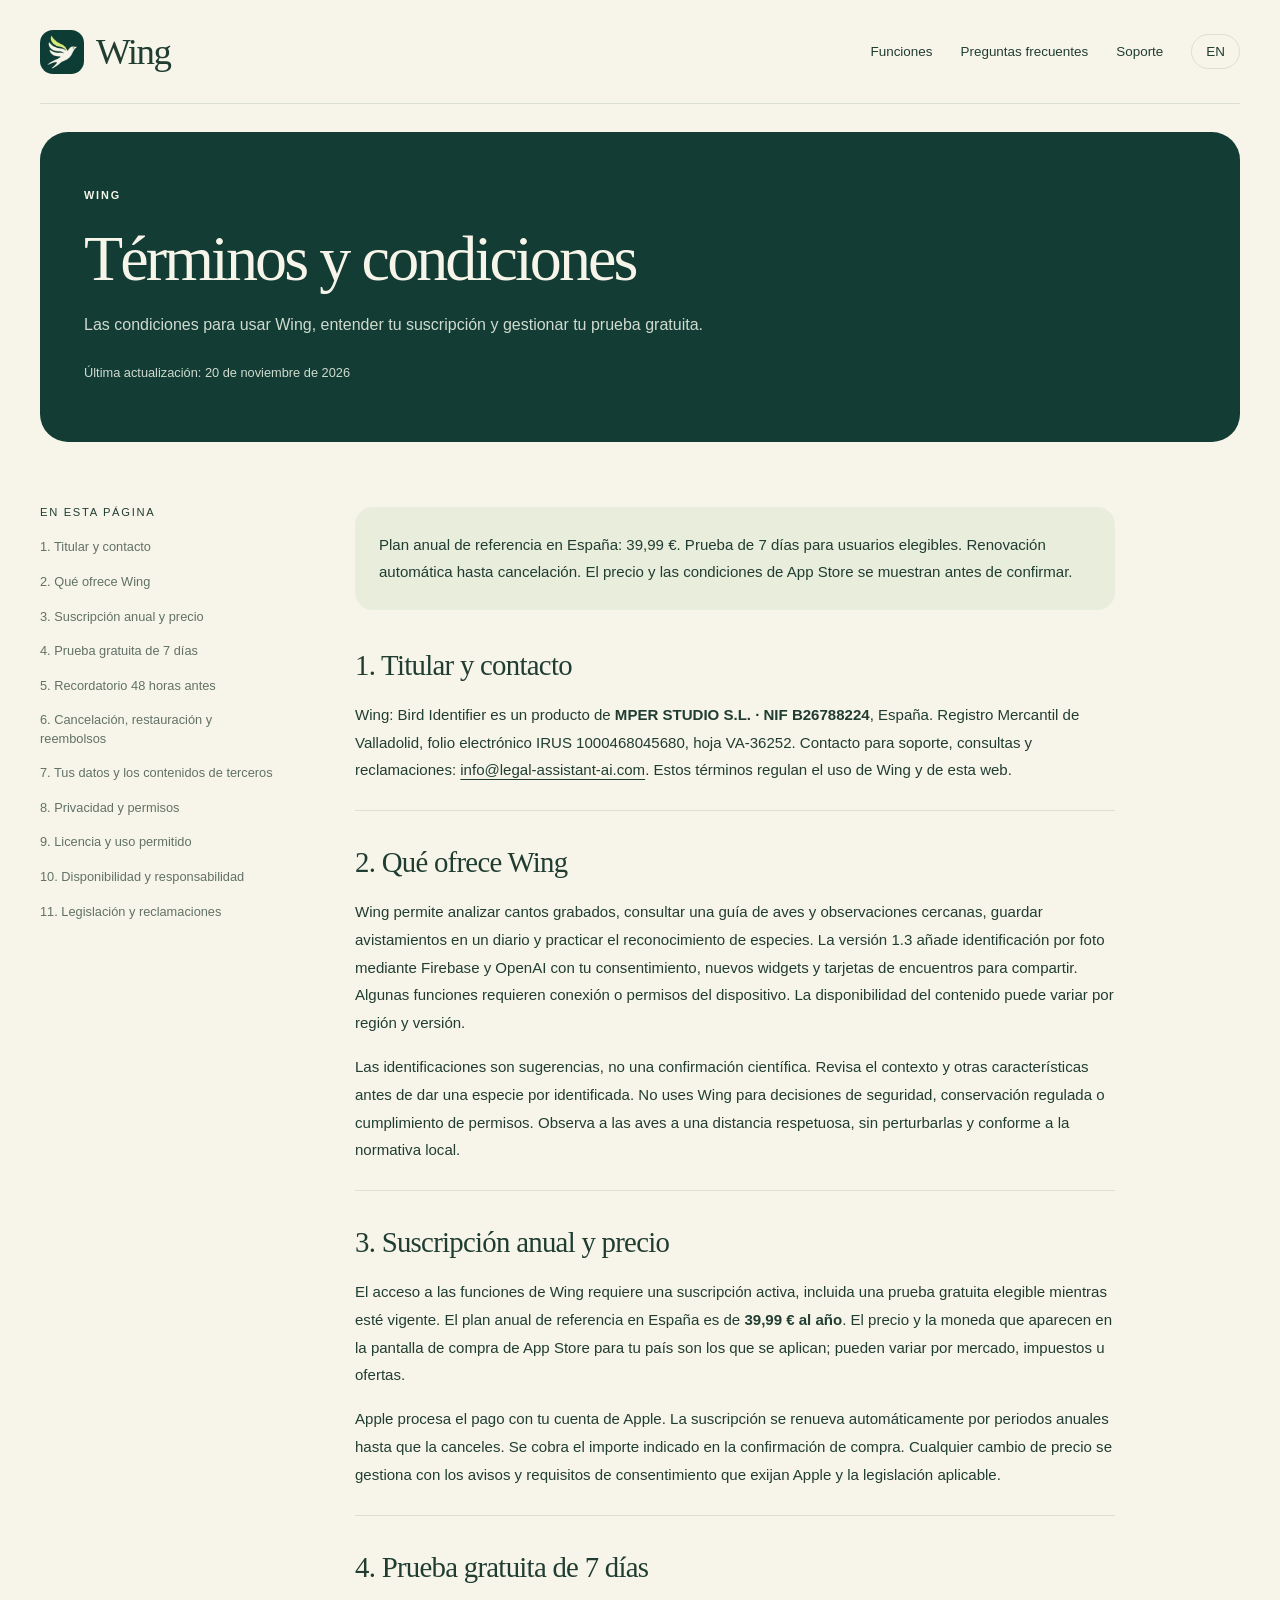
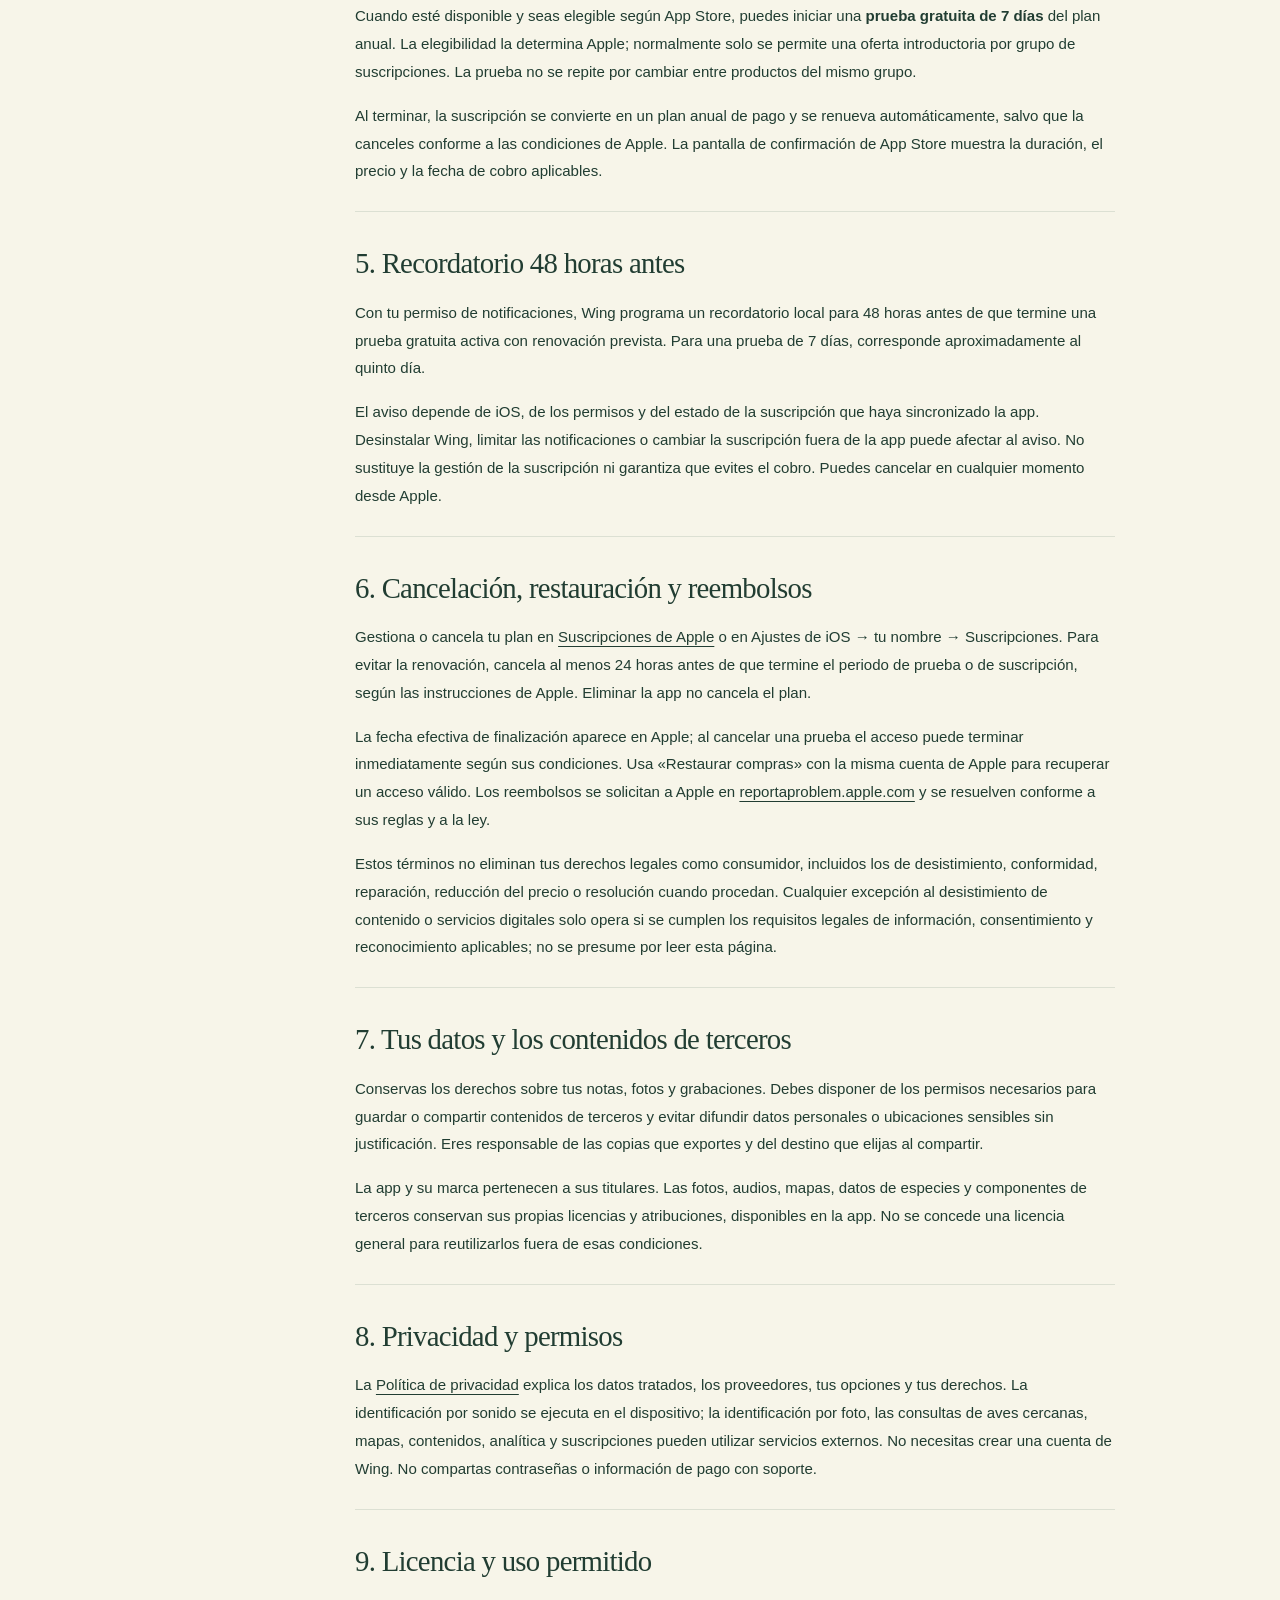
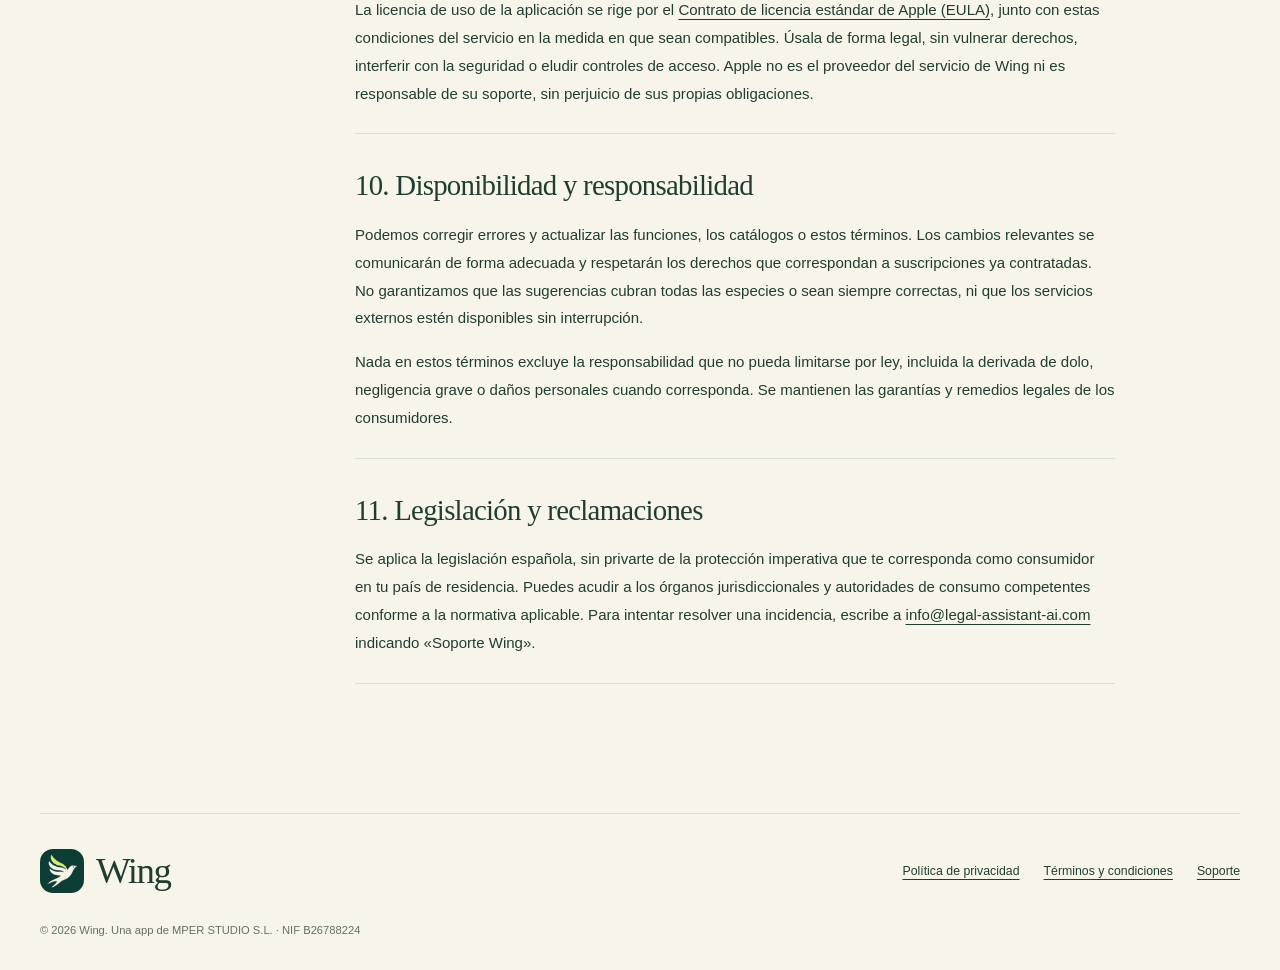
<file: es/terms-and-conditions/index.html>
<!doctype html>
<html lang="es">
<head>
  <meta charset="utf-8"><meta name="viewport" content="width=device-width,initial-scale=1">
  <meta name="color-scheme" content="light"><meta name="theme-color" content="#123c34">
  <title>Términos y condiciones — Wing</title><meta name="description" content="Las condiciones para usar Wing, entender tu suscripción y gestionar tu prueba gratuita.">
  <link rel="canonical" href="https://mpdevelopment39.github.io/wing-website/es/terms-and-conditions/">
  <link rel="alternate" hreflang="es" href="https://mpdevelopment39.github.io/wing-website/es/terms-and-conditions/"><link rel="alternate" hreflang="en" href="https://mpdevelopment39.github.io/wing-website/en/terms-and-conditions/"><link rel="alternate" hreflang="x-default" href="https://mpdevelopment39.github.io/wing-website/en/terms-and-conditions/">
  <meta property="og:type" content="website"><meta property="og:title" content="Términos y condiciones — Wing"><meta property="og:description" content="Las condiciones para usar Wing, entender tu suscripción y gestionar tu prueba gratuita."><meta property="og:url" content="https://mpdevelopment39.github.io/wing-website/es/terms-and-conditions/"><meta property="og:image" content="https://mpdevelopment39.github.io/wing-website/assets/wing-icon.jpg"><meta property="og:image:alt" content="Wing">
  <link rel="icon" href="../../assets/favicon.png"><link rel="stylesheet" href="../../styles.css?v=5">

</head><body><a class="skip" href="#main">Ir al contenido</a>
<header class="header wrap">
  <a class="brand" href="../../es/" aria-label="Wing"><img src="../../assets/wing-icon.jpg" width="44" height="44" alt=""><span class="wordmark">Wing</span></a>
  <nav aria-label="Navegación principal">
    <a class="desktop-link" href="../../es/#features">Funciones</a>
    <a class="desktop-link" href="../../es/#questions">Preguntas frecuentes</a>
    <a href="mailto:info@legal-assistant-ai.com">Soporte</a>
    <a class="language" href="../../en/terms-and-conditions/" lang="en" aria-label="Read in English">EN</a>
  </nav>
</header><main id="main" class="wrap"><div class="legal-hero"><div class="wrap"><span class="eyebrow">Wing</span><h1>Términos y condiciones</h1><p>Las condiciones para usar Wing, entender tu suscripción y gestionar tu prueba gratuita.</p><p class="legal-date">Última actualización: 20 de noviembre de 2026</p></div></div><div class="legal-layout"><nav class="toc" aria-label="En esta página"><h2>En esta página</h2><a href="#titular">1. Titular y contacto</a><a href="#servicio">2. Qué ofrece Wing</a><a href="#suscripcion">3. Suscripción anual y precio</a><a href="#prueba">4. Prueba gratuita de 7 días</a><a href="#recordatorio">5. Recordatorio 48 horas antes</a><a href="#cancelar">6. Cancelación, restauración y reembolsos</a><a href="#contenido">7. Tus datos y los contenidos de terceros</a><a href="#privacidad">8. Privacidad y permisos</a><a href="#licencia">9. Licencia y uso permitido</a><a href="#cambios">10. Disponibilidad y responsabilidad</a><a href="#ley">11. Legislación y reclamaciones</a></nav><article class="legal-copy"><div class="legal-summary"><p>Plan anual de referencia en España: 39,99 €. Prueba de 7 días para usuarios elegibles. Renovación automática hasta cancelación. El precio y las condiciones de App Store se muestran antes de confirmar.</p></div><section id="titular"><h2>1. Titular y contacto</h2><p>Wing: Bird Identifier es un producto de <strong>MPER STUDIO S.L. · NIF B26788224</strong>, España. Registro Mercantil de Valladolid, folio electrónico IRUS 1000468045680, hoja VA-36252. Contacto para soporte, consultas y reclamaciones: <a href="mailto:info@legal-assistant-ai.com">info@legal-assistant-ai.com</a>. Estos términos regulan el uso de Wing y de esta web.</p></section><section id="servicio"><h2>2. Qué ofrece Wing</h2><p>Wing permite analizar cantos grabados, consultar una guía de aves y observaciones cercanas, guardar avistamientos en un diario y practicar el reconocimiento de especies. La versión 1.3 añade identificación por foto mediante Firebase y OpenAI con tu consentimiento, nuevos widgets y tarjetas de encuentros para compartir. Algunas funciones requieren conexión o permisos del dispositivo. La disponibilidad del contenido puede variar por región y versión.</p><p>Las identificaciones son sugerencias, no una confirmación científica. Revisa el contexto y otras características antes de dar una especie por identificada. No uses Wing para decisiones de seguridad, conservación regulada o cumplimiento de permisos. Observa a las aves a una distancia respetuosa, sin perturbarlas y conforme a la normativa local.</p></section><section id="suscripcion"><h2>3. Suscripción anual y precio</h2><p>El acceso a las funciones de Wing requiere una suscripción activa, incluida una prueba gratuita elegible mientras esté vigente. El plan anual de referencia en España es de <strong>39,99 € al año</strong>. El precio y la moneda que aparecen en la pantalla de compra de App Store para tu país son los que se aplican; pueden variar por mercado, impuestos u ofertas.</p><p>Apple procesa el pago con tu cuenta de Apple. La suscripción se renueva automáticamente por periodos anuales hasta que la canceles. Se cobra el importe indicado en la confirmación de compra. Cualquier cambio de precio se gestiona con los avisos y requisitos de consentimiento que exijan Apple y la legislación aplicable.</p></section><section id="prueba"><h2>4. Prueba gratuita de 7 días</h2><p>Cuando esté disponible y seas elegible según App Store, puedes iniciar una <strong>prueba gratuita de 7 días</strong> del plan anual. La elegibilidad la determina Apple; normalmente solo se permite una oferta introductoria por grupo de suscripciones. La prueba no se repite por cambiar entre productos del mismo grupo.</p><p>Al terminar, la suscripción se convierte en un plan anual de pago y se renueva automáticamente, salvo que la canceles conforme a las condiciones de Apple. La pantalla de confirmación de App Store muestra la duración, el precio y la fecha de cobro aplicables.</p></section><section id="recordatorio"><h2>5. Recordatorio 48 horas antes</h2><p>Con tu permiso de notificaciones, Wing programa un recordatorio local para 48 horas antes de que termine una prueba gratuita activa con renovación prevista. Para una prueba de 7 días, corresponde aproximadamente al quinto día.</p><p>El aviso depende de iOS, de los permisos y del estado de la suscripción que haya sincronizado la app. Desinstalar Wing, limitar las notificaciones o cambiar la suscripción fuera de la app puede afectar al aviso. No sustituye la gestión de la suscripción ni garantiza que evites el cobro. Puedes cancelar en cualquier momento desde Apple.</p></section><section id="cancelar"><h2>6. Cancelación, restauración y reembolsos</h2><p>Gestiona o cancela tu plan en <a href="https://apps.apple.com/account/subscriptions">Suscripciones de Apple</a> o en Ajustes de iOS → tu nombre → Suscripciones. Para evitar la renovación, cancela al menos 24 horas antes de que termine el periodo de prueba o de suscripción, según las instrucciones de Apple. Eliminar la app no cancela el plan.</p><p>La fecha efectiva de finalización aparece en Apple; al cancelar una prueba el acceso puede terminar inmediatamente según sus condiciones. Usa «Restaurar compras» con la misma cuenta de Apple para recuperar un acceso válido. Los reembolsos se solicitan a Apple en <a href="https://reportaproblem.apple.com/">reportaproblem.apple.com</a> y se resuelven conforme a sus reglas y a la ley.</p><p>Estos términos no eliminan tus derechos legales como consumidor, incluidos los de desistimiento, conformidad, reparación, reducción del precio o resolución cuando procedan. Cualquier excepción al desistimiento de contenido o servicios digitales solo opera si se cumplen los requisitos legales de información, consentimiento y reconocimiento aplicables; no se presume por leer esta página.</p></section><section id="contenido"><h2>7. Tus datos y los contenidos de terceros</h2><p>Conservas los derechos sobre tus notas, fotos y grabaciones. Debes disponer de los permisos necesarios para guardar o compartir contenidos de terceros y evitar difundir datos personales o ubicaciones sensibles sin justificación. Eres responsable de las copias que exportes y del destino que elijas al compartir.</p><p>La app y su marca pertenecen a sus titulares. Las fotos, audios, mapas, datos de especies y componentes de terceros conservan sus propias licencias y atribuciones, disponibles en la app. No se concede una licencia general para reutilizarlos fuera de esas condiciones.</p></section><section id="privacidad"><h2>8. Privacidad y permisos</h2><p>La <a href="../privacy-policy/">Política de privacidad</a> explica los datos tratados, los proveedores, tus opciones y tus derechos. La identificación por sonido se ejecuta en el dispositivo; la identificación por foto, las consultas de aves cercanas, mapas, contenidos, analítica y suscripciones pueden utilizar servicios externos. No necesitas crear una cuenta de Wing. No compartas contraseñas o información de pago con soporte.</p></section><section id="licencia"><h2>9. Licencia y uso permitido</h2><p>La licencia de uso de la aplicación se rige por el <a href="https://www.apple.com/legal/internet-services/itunes/dev/stdeula/">Contrato de licencia estándar de Apple (EULA)</a>, junto con estas condiciones del servicio en la medida en que sean compatibles. Úsala de forma legal, sin vulnerar derechos, interferir con la seguridad o eludir controles de acceso. Apple no es el proveedor del servicio de Wing ni es responsable de su soporte, sin perjuicio de sus propias obligaciones.</p></section><section id="cambios"><h2>10. Disponibilidad y responsabilidad</h2><p>Podemos corregir errores y actualizar las funciones, los catálogos o estos términos. Los cambios relevantes se comunicarán de forma adecuada y respetarán los derechos que correspondan a suscripciones ya contratadas. No garantizamos que las sugerencias cubran todas las especies o sean siempre correctas, ni que los servicios externos estén disponibles sin interrupción.</p><p>Nada en estos términos excluye la responsabilidad que no pueda limitarse por ley, incluida la derivada de dolo, negligencia grave o daños personales cuando corresponda. Se mantienen las garantías y remedios legales de los consumidores.</p></section><section id="ley"><h2>11. Legislación y reclamaciones</h2><p>Se aplica la legislación española, sin privarte de la protección imperativa que te corresponda como consumidor en tu país de residencia. Puedes acudir a los órganos jurisdiccionales y autoridades de consumo competentes conforme a la normativa aplicable. Para intentar resolver una incidencia, escribe a <a href="mailto:info@legal-assistant-ai.com">info@legal-assistant-ai.com</a> indicando «Soporte Wing».</p></section></article></div></main><footer class="footer wrap"><div class="footer-top">
  <a class="brand" href="../../es/"><img src="../../assets/wing-icon.jpg" width="44" height="44" alt=""><span class="wordmark">Wing</span></a>
  <nav class="footer-links" aria-label="Información legal"><a href="../../es/privacy-policy/">Política de privacidad</a><a href="../../es/terms-and-conditions/">Términos y condiciones</a><a href="mailto:info@legal-assistant-ai.com">Soporte</a></nav>
</div><p class="copyright">© 2026 Wing. Una app de MPER STUDIO S.L. · NIF B26788224</p></footer></body></html>
</file>
<file: styles.css>
@charset "UTF-8";
:root { --paper:#f7f5e9; --forest:#123c34; --ink:#213d32; --muted:#627166; --lime:#d9ed8b; --line:#dce0d3; --white:#fffef8; font-family:-apple-system,BlinkMacSystemFont,"Segoe UI",sans-serif; color:var(--ink); background:var(--paper); font-synthesis:none; scroll-behavior:auto; }
* { box-sizing:border-box; }
body { margin:0; }
a { color:inherit; text-underline-offset:4px; }
img { display:block; max-width:100%; height:auto; }
button,a,summary { -webkit-tap-highlight-color:transparent; }
button { font:inherit; }
a:focus-visible,button:focus-visible,summary:focus-visible { outline:3px solid #819c35; outline-offset:6px; }
h1,h2,h3,p,figure { margin:0; }
h1,h2,h3,.wordmark { font-family:Georgia,"Times New Roman",serif; font-weight:400; }
h1,h2 { letter-spacing:-.045em; }
h1 { font-size:clamp(4.7rem,6.7vw,6.8rem); line-height:.99; }
h2 { font-size:clamp(2.7rem,4.2vw,4.1rem); line-height:1.06; }
h3 { font-size:1.75rem; line-height:1.18; }
p { line-height:1.7; }
.wrap { width:min(1200px,calc(100% - 80px)); margin-inline:auto; }
.skip { position:absolute; top:-100px; left:20px; padding:12px; z-index:10; background:var(--lime); }
.skip:focus { top:10px; }
.header { display:flex; justify-content:space-between; align-items:center; gap:24px; min-height:104px; border-bottom:1px solid var(--line); }
.brand { display:flex; align-items:center; gap:12px; text-decoration:none; }
.brand img { width:44px; height:44px; border-radius:13px; }
.wordmark { font-size:2.3rem; letter-spacing:-.04em; }
.header nav { display:flex; align-items:center; gap:28px; font-size:.84rem; font-weight:500; }
.header nav a { text-decoration:none; }
.header nav a:hover { text-decoration:underline; }
.language { border:1px solid var(--line); padding:9px 14px; border-radius:30px; }
.eyebrow { display:block; text-transform:uppercase; font-size:.68rem; font-weight:650; letter-spacing:.17em; line-height:1.5; }
.button { display:inline-flex; align-items:center; justify-content:center; gap:28px; border-radius:40px; padding:19px 24px; background:var(--forest); color:var(--paper); text-decoration:none; font-size:.9rem; font-weight:600; }
.button span { font-size:1.3rem; font-weight:400; }
.button:hover { background:#285548; }
.hero { display:grid; grid-template-columns:1fr 1.05fr; align-items:center; gap:50px; padding-top:48px; padding-bottom:65px; }
.hero-copy { padding:15px 0; }
.hero-copy .eyebrow { margin-bottom:26px; }
.hero h1 em { color:#628064; font-weight:400; }
.hero-intro { font-size:1.06rem; color:var(--muted); margin:28px 0 30px; max-width:430px; }
.availability { font-size:.73rem; margin-top:16px; color:var(--muted); }
.hero-stage { position:relative; background:var(--forest); border-radius:32px; height:610px; padding:28px; overflow:hidden; isolation:isolate; }
.hero-stage:before { content:""; position:absolute; width:490px; height:490px; border:1px solid #517066; border-radius:50%; left:70px; top:80px; z-index:-1; }
.hero-label { color:#d1dec9; font-size:.58rem; letter-spacing:.19em; }
.hero-phones { position:relative; height:510px; margin-top:14px; }
.device { display:block; position:relative; width:254px; background:#1a3027; padding:6px; border:1px solid #4e6256; border-radius:36px; box-shadow:0 20px 45px #153b3024; text-decoration:none; }
.device img { width:100%; border-radius:29px; }
.screen-expand { position:absolute; right:16px; bottom:22px; width:32px; height:32px; border-radius:50%; display:grid; place-items:center; background:var(--forest); color:var(--paper); border:1px solid #ffffff45; font-size:1.1rem; box-shadow:0 4px 12px #0002; opacity:0; transition:opacity .15s; }
.screen-link:hover .screen-expand,.screen-link:focus-visible .screen-expand { opacity:1; }
.hero-primary { position:absolute; width:254px; left:2px; top:14px; z-index:2; transform:rotate(-7deg); }
.hero-secondary { position:absolute; width:220px; right:-4px; top:85px; transform:rotate(8deg); }
.hero-secondary .device { width:220px; }
.hero-caption { position:absolute; bottom:20px; left:28px; color:#cad6c9; font-size:.65rem; }
.feature-index { display:grid; grid-template-columns:1fr 1fr; gap:65px; padding-top:75px; padding-bottom:80px; border-top:1px solid var(--line); }
.index-heading .eyebrow { margin-bottom:18px; }
.index-heading h2 { font-size:2.75rem; }
.index-heading p { margin-top:20px; color:var(--muted); max-width:390px; font-size:.95rem; }
.feature-shortcuts { display:grid; grid-template-columns:1fr 1fr; align-content:center; gap:0 24px; }
.feature-shortcuts a { display:flex; align-items:center; gap:13px; border-bottom:1px solid var(--line); padding:21px 0; font-size:.82rem; text-decoration:none; line-height:1.4; }
.feature-shortcuts a:hover { color:#52722b; }
.feature-shortcuts span { color:#7a8874; font-size:.65rem; }
.feature-shortcuts b { margin-left:auto; font-size:1.1rem; font-weight:400; }
.feature-section { display:grid; grid-template-columns:1fr 1fr; gap:90px; align-items:center; padding:70px 0; scroll-margin-top:24px; border-top:1px solid var(--line); }
.feature-section.reverse .feature-copy { order:2; }
.feature-copy { max-width:540px; }
.feature-copy .eyebrow { display:flex; align-items:center; gap:12px; margin-bottom:24px; }
.section-number { display:grid; place-items:center; width:30px; height:30px; border:1px solid #bcc9b2; border-radius:50%; font-size:.64rem; letter-spacing:0; flex-shrink:0; }
.feature-copy h2 { font-size:clamp(2.6rem,3.5vw,3.4rem); }
.feature-intro { font-size:1rem; color:var(--muted); margin-top:24px; }
.feature-details { list-style:none; padding:0; margin:28px 0 0; }
.feature-details li { border-top:1px solid var(--line); padding:18px 0; }
.feature-details h3 { font-family:inherit; font-size:.87rem; font-weight:600; margin-bottom:7px; line-height:1.45; }
.feature-details p { font-size:.85rem; color:var(--muted); line-height:1.7; }
.feature-note { color:#566a55; font-size:.72rem; line-height:1.7; margin-top:10px; }
.feature-visual { min-width:0; }
.screen-stage { position:relative; display:grid; place-items:center; overflow:hidden; height:640px; border-radius:30px; background:#e5e9d9; isolation:isolate; }
.screen-stage:before { content:""; position:absolute; width:400px; height:400px; border:1px solid #c0cdb1; border-radius:50%; z-index:-1; }
.screen-stage .device { width:254px; }
.stage-identify .screen-stage { background:#e5e9d9; }
.stage-widgets .screen-stage { background:#dce7de; }
.stage-guide .screen-stage { background:#e8e6d7; }
.stage-species .screen-stage { background:var(--forest); }
.stage-species .screen-stage:before { border-color:#4b6656; }
.stage-journal .screen-stage { background:#e6e9db; }
.stage-learn .screen-stage { background:#e2e8cb; }
.feature-visual figcaption { padding:13px 8px 0; text-align:center; font-size:.64rem; color:var(--muted); line-height:1.5; }
.feature-visual figcaption span { padding:0 6px; }
.extras { display:grid; grid-template-columns:1fr 1fr; gap:30px; padding:70px 0 90px; }
.extra { padding:34px; background:var(--forest); border-radius:24px; color:var(--paper); }
.extra:nth-child(2) { background:#e5e9d7; color:var(--ink); }
.extra .eyebrow { color:var(--lime); margin-bottom:22px; }
.extra:nth-child(2) .eyebrow { color:#476340; }
.extra h3 { font-size:2.2rem; letter-spacing:-.035em; margin-bottom:20px; }
.extra p { color:#cbd8cd; font-size:.9rem; }
.extra:nth-child(2) p { color:var(--muted); }
.extra .extra-detail { margin-top:20px; padding-top:20px; border-top:1px solid #557165; font-size:.77rem; }
.extra:nth-child(2) .extra-detail { border-color:#c9d3bd; }
.faq-section { display:grid; grid-template-columns:.9fr 1.1fr; gap:90px; padding:70px 0 100px; border-top:1px solid var(--line); }
.faq-section .eyebrow { margin-bottom:24px; }
.faq details { border-top:1px solid var(--line); padding:22px 0; }
.faq details:last-child { border-bottom:1px solid var(--line); }
summary { cursor:pointer; font-size:.87rem; font-weight:600; line-height:1.5; list-style:none; padding-right:28px; position:relative; }
summary::-webkit-details-marker { display:none; }
summary:after { content:"+"; position:absolute; right:0; font-size:1.2rem; font-weight:400; top:-2px; }
details[open] summary:after { content:"−"; }
.faq p { margin:16px 22px 0 0; color:var(--muted); font-size:.87rem; }
.closing { background:var(--forest); color:var(--paper); border-radius:30px; padding:52px; text-align:center; }
.closing .eyebrow { color:var(--lime); margin-bottom:23px; }
.closing h2 { font-size:3.4rem; }
.closing p { color:#c9d8cb; margin:22px auto 28px; max-width:420px; font-size:.95rem; }
.coming-soon { display:inline-block; border:1px solid #6d8170; padding:13px 20px; border-radius:40px; font-size:.75rem; }
.credits { padding:30px 0; }
.credits summary { font-size:.68rem; color:var(--muted); font-weight:400; }
.credits p,.credits li { font-size:.7rem; color:var(--muted); line-height:1.7; }
.credits p { margin:16px 0 10px; }
.credits ul { padding-left:18px; }
.footer { border-top:1px solid var(--line); padding-top:35px; padding-bottom:30px; }
.footer-top { display:flex; align-items:center; justify-content:space-between; gap:35px; }
.footer-links { display:flex; align-items:center; flex-wrap:wrap; gap:24px; font-size:.77rem; }
.copyright { margin-top:28px; font-size:.7rem; color:var(--muted); }
.screenshot-dialog { border:1px solid #607364; border-radius:20px; padding:0; width:min(780px,calc(100% - 24px)); max-height:94dvh; background:var(--paper); color:var(--ink); }
.screenshot-dialog::backdrop { background:#0c2822dc; backdrop-filter:blur(6px); }
.dialog-bar { position:sticky; top:0; display:flex; align-items:center; justify-content:space-between; gap:18px; padding:17px 22px; background:var(--paper); z-index:1; border-bottom:1px solid var(--line); }
.dialog-bar p { font-size:.75rem; line-height:1.5; }
.dialog-bar button { border:0; color:var(--paper); background:var(--forest); border-radius:30px; padding:11px 16px; cursor:pointer; font-size:.72rem; flex-shrink:0; }
.dialog-bar button span { padding-left:10px; font-size:1rem; }
.dialog-image { padding:24px; }
.dialog-image img { width:min(440px,100%); margin:auto; border-radius:22px; }
.legal-hero { margin-top:28px; padding:55px 0 58px; background:var(--forest); color:var(--paper); border-radius:28px; }
.legal-hero .wrap { width:calc(100% - 88px); }
.legal-hero h1 { font-size:clamp(3rem,5vw,4.5rem); margin:24px 0 20px; max-width:820px; }
.legal-hero p { color:#d0dbcf; max-width:720px; }
.legal-date { font-size:.8rem; margin-top:24px; }
.legal-layout { display:grid; grid-template-columns:240px 1fr; gap:75px; align-items:start; padding:65px 0 95px; }
.toc { position:sticky; top:30px; }
.toc h2 { font-family:inherit; font-size:.7rem; letter-spacing:.15em; text-transform:uppercase; margin-bottom:12px; }
.toc a { display:block; text-decoration:none; font-size:.8rem; color:var(--muted); padding:8px 0; line-height:1.45; }
.toc a:hover { text-decoration:underline; color:var(--forest); }
.legal-copy { max-width:760px; min-width:0; }
.legal-copy section { scroll-margin-top:30px; border-bottom:1px solid var(--line); padding-bottom:26px; margin-bottom:34px; }
.legal-copy h2 { font-size:1.8rem; line-height:1.2; letter-spacing:-.025em; margin-bottom:18px; }
.legal-copy p,.legal-copy li { font-size:.94rem; line-height:1.85; }
.legal-copy p + p { margin-top:16px; }
.legal-copy a { overflow-wrap:anywhere; }
.legal-copy ul { padding-left:22px; }
.legal-summary { padding:24px; background:#e8eddc; border-radius:18px; margin-bottom:38px; }
.legal-copy table { width:100%; border-collapse:collapse; font-size:.8rem; margin:22px 0; line-height:1.65; }
.legal-copy th,.legal-copy td { text-align:left; vertical-align:top; border-bottom:1px solid var(--line); padding:14px 10px 14px 0; }
.legal-copy th { color:var(--forest); }
.legal-copy th:first-child { width:28%; }
.language-home { min-height:80vh; display:grid; place-content:center; text-align:center; padding:30px; }
.language-home .brand { justify-content:center; margin-bottom:35px; }
.language-home h1 { font-size:3rem; }
.language-home p { margin-top:20px; }
.language-home nav { display:flex; gap:15px; justify-content:center; margin-top:25px; }
.language-home .button { min-width:145px; }
@media(min-width:1450px) { .hero-stage { height:650px; } .hero-phones { margin-top:30px; } .hero-primary { left:10px; } .hero-secondary { right:5px; } }
@media(max-width:1100px) {
  .wrap { width:calc(100% - 48px); }
  .hero { gap:30px; }
  .hero-stage { height:560px; padding:24px; }
  .hero-primary { width:225px; left:-8px; }
  .hero-primary .device { width:225px; }
  .hero-secondary { width:185px; right:-25px; top:70px; }
  .hero-secondary .device { width:185px; }
  .hero-phones { height:450px; }
  .feature-index,.feature-section,.faq-section { gap:45px; }
  .feature-copy h2 { font-size:2.7rem; }
  .screen-stage { height:620px; }
  .extras { gap:24px; }
  .extra { padding:28px; }
  .legal-layout { grid-template-columns:190px 1fr; gap:35px; }
}
@media(max-width:760px) {
  .wrap { width:calc(100% - 36px); }
  .header { min-height:83px; gap:12px; }
  .brand { gap:9px; }
  .brand img { width:36px; height:36px; border-radius:10px; }
  .wordmark { font-size:1.9rem; }
  .header nav { gap:15px; font-size:.77rem; }
  .header .desktop-link { display:none; }
  .hero { grid-template-columns:1fr; padding-top:38px; padding-bottom:45px; gap:34px; }
  .hero-copy { padding:0 4px; }
  .hero h1 { font-size:clamp(4.1rem,14.6vw,6rem); }
  .hero-copy .eyebrow { margin-bottom:22px; font-size:.61rem; }
  .hero-intro { margin:24px 0; font-size:.98rem; }
  .button { font-size:.86rem; padding:17px 22px; }
  .availability { font-size:.69rem; margin-top:15px; }
  .hero-stage { height:530px; padding:22px; border-radius:25px; }
  .hero-stage:before { width:370px; height:370px; top:65px; left:20px; }
  .hero-phones { width:320px; height:420px; margin:18px auto 0; }
  .hero-primary { width:207px; top:7px; left:1px; }
  .hero-primary .device { width:207px; }
  .hero-secondary { width:173px; top:75px; right:-4px; }
  .hero-secondary .device { width:173px; }
  .device { padding:5px; border-radius:30px; }
  .device img { border-radius:24px; }
  .hero-caption { left:22px; bottom:20px; font-size:.6rem; }
  .screen-expand { opacity:1; width:29px; height:29px; font-size:1rem; }
  .feature-index { grid-template-columns:1fr; padding:40px 0 45px; gap:26px; }
  .index-heading h2 { font-size:2.5rem; }
  .index-heading p { margin-top:18px; font-size:.9rem; }
  .feature-shortcuts { gap:0 20px; }
  .feature-shortcuts a { font-size:.76rem; padding:18px 0; gap:9px; }
  .feature-shortcuts span { font-size:.6rem; }
  .feature-section { grid-template-columns:1fr; gap:30px; padding:43px 0; }
  .feature-section.reverse .feature-copy { order:0; }
  .feature-copy { max-width:none; }
  .feature-copy .eyebrow { margin-bottom:19px; font-size:.62rem; }
  .feature-copy h2 { font-size:2.7rem; }
  .feature-intro { font-size:.94rem; margin-top:20px; }
  .feature-details { margin-top:24px; }
  .feature-details li { padding:16px 0; }
  .feature-details h3 { font-size:.85rem; }
  .feature-details p { font-size:.82rem; }
  .feature-note { font-size:.7rem; }
  .screen-stage { height:610px; border-radius:25px; }
  .screen-stage .device { width:250px; }
  .feature-visual figcaption { font-size:.58rem; }
  .extras { grid-template-columns:1fr; padding:35px 0 60px; gap:18px; }
  .extra { padding:30px 26px; }
  .extra h3 { font-size:2rem; }
  .faq-section { grid-template-columns:1fr; gap:30px; padding:45px 0 55px; }
  .faq-section h2 { font-size:2.7rem; }
  .faq-section .eyebrow { margin-bottom:20px; }
  .closing { padding:36px 25px; border-radius:25px; }
  .closing h2 { font-size:2.8rem; }
  .closing p { font-size:.87rem; }
  .coming-soon { font-size:.65rem; padding:12px 15px; }
  .credits { padding:25px 0; }
  .footer-top { flex-direction:column; align-items:start; gap:24px; }
  .footer-links { gap:18px; font-size:.74rem; }
  .dialog-bar { padding:14px; gap:10px; }
  .dialog-bar p { font-size:.65rem; }
  .dialog-bar button { font-size:.65rem; padding:10px 12px; }
  .dialog-image { padding:14px; }
  .legal-hero { margin-top:20px; border-radius:22px; padding:34px 0; }
  .legal-hero .wrap { width:calc(100% - 44px); }
  .legal-hero h1 { font-size:2.8rem; overflow-wrap:break-word; }
  .legal-layout { grid-template-columns:1fr; gap:25px; padding:35px 0 60px; }
  .toc { position:static; border-bottom:1px solid var(--line); padding-bottom:20px; }
  .toc a { display:inline-block; padding:7px 14px 7px 0; }
  .legal-copy table { font-size:.72rem; }
  .legal-copy td,.legal-copy th { padding:12px 6px 12px 0; }
  .legal-copy h2 { font-size:1.7rem; }
}
@media(max-width:370px) {
  .hero-stage { height:470px; }
  .hero-phones { width:270px; }
  .hero-primary,.hero-primary .device { width:182px; }
  .hero-secondary,.hero-secondary .device { width:153px; }
  .hero-secondary { top:60px; right:-5px; }
  .feature-copy h2 { font-size:2.35rem; }
  .screen-stage { height:570px; }
  .screen-stage .device { width:230px; }
  .feature-shortcuts { gap:0 14px; }
  .feature-shortcuts a { font-size:.7rem; }
  .feature-shortcuts b { display:none; }
}
@media(prefers-reduced-motion:reduce) { :root { scroll-behavior:auto; } .screen-expand { transition:none; } }

/* Clearly distinguish the forthcoming app update from the current store build. */
.release-preview{max-width:40rem;color:var(--forest,#123c34);font-size:.85rem;line-height:1.6;border-left:2px solid #d9ed8b;padding-left:1rem;margin-top:1rem}
.availability a{color:inherit;text-underline-offset:3px}
</file>
